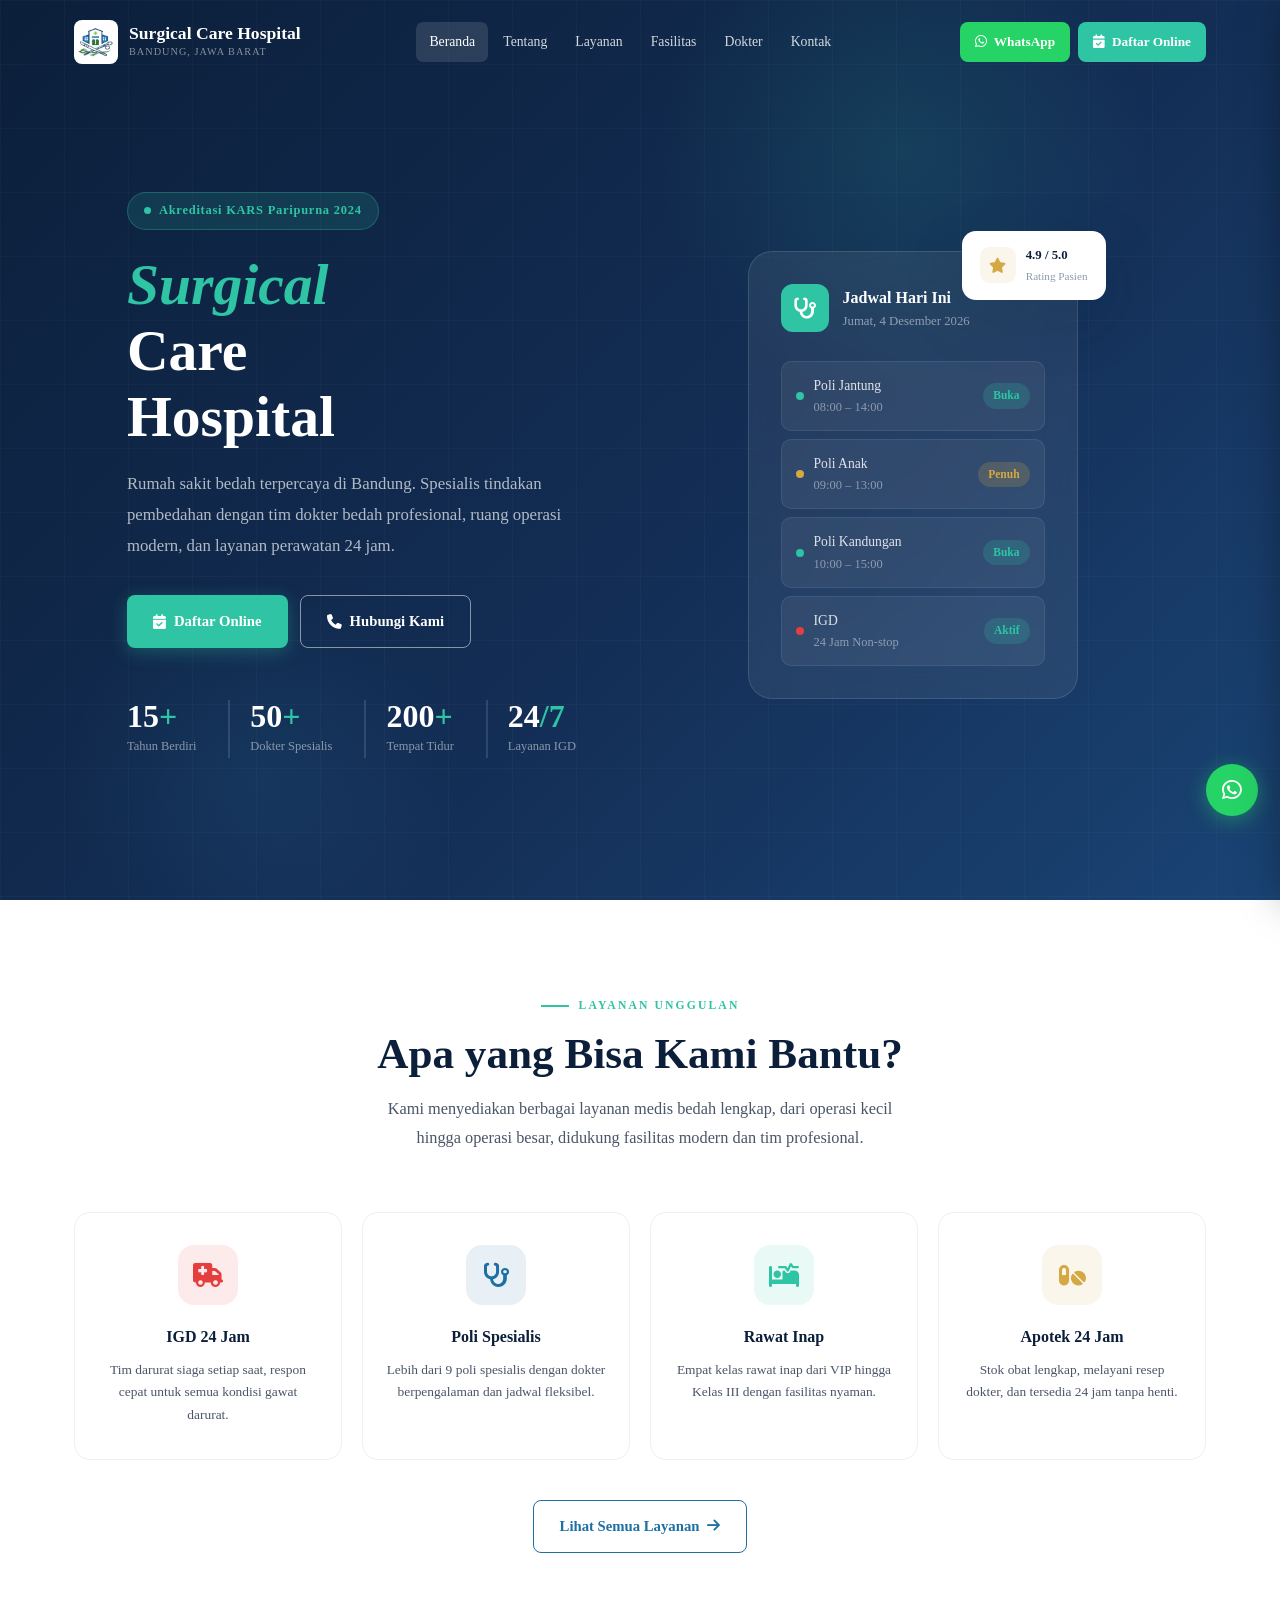
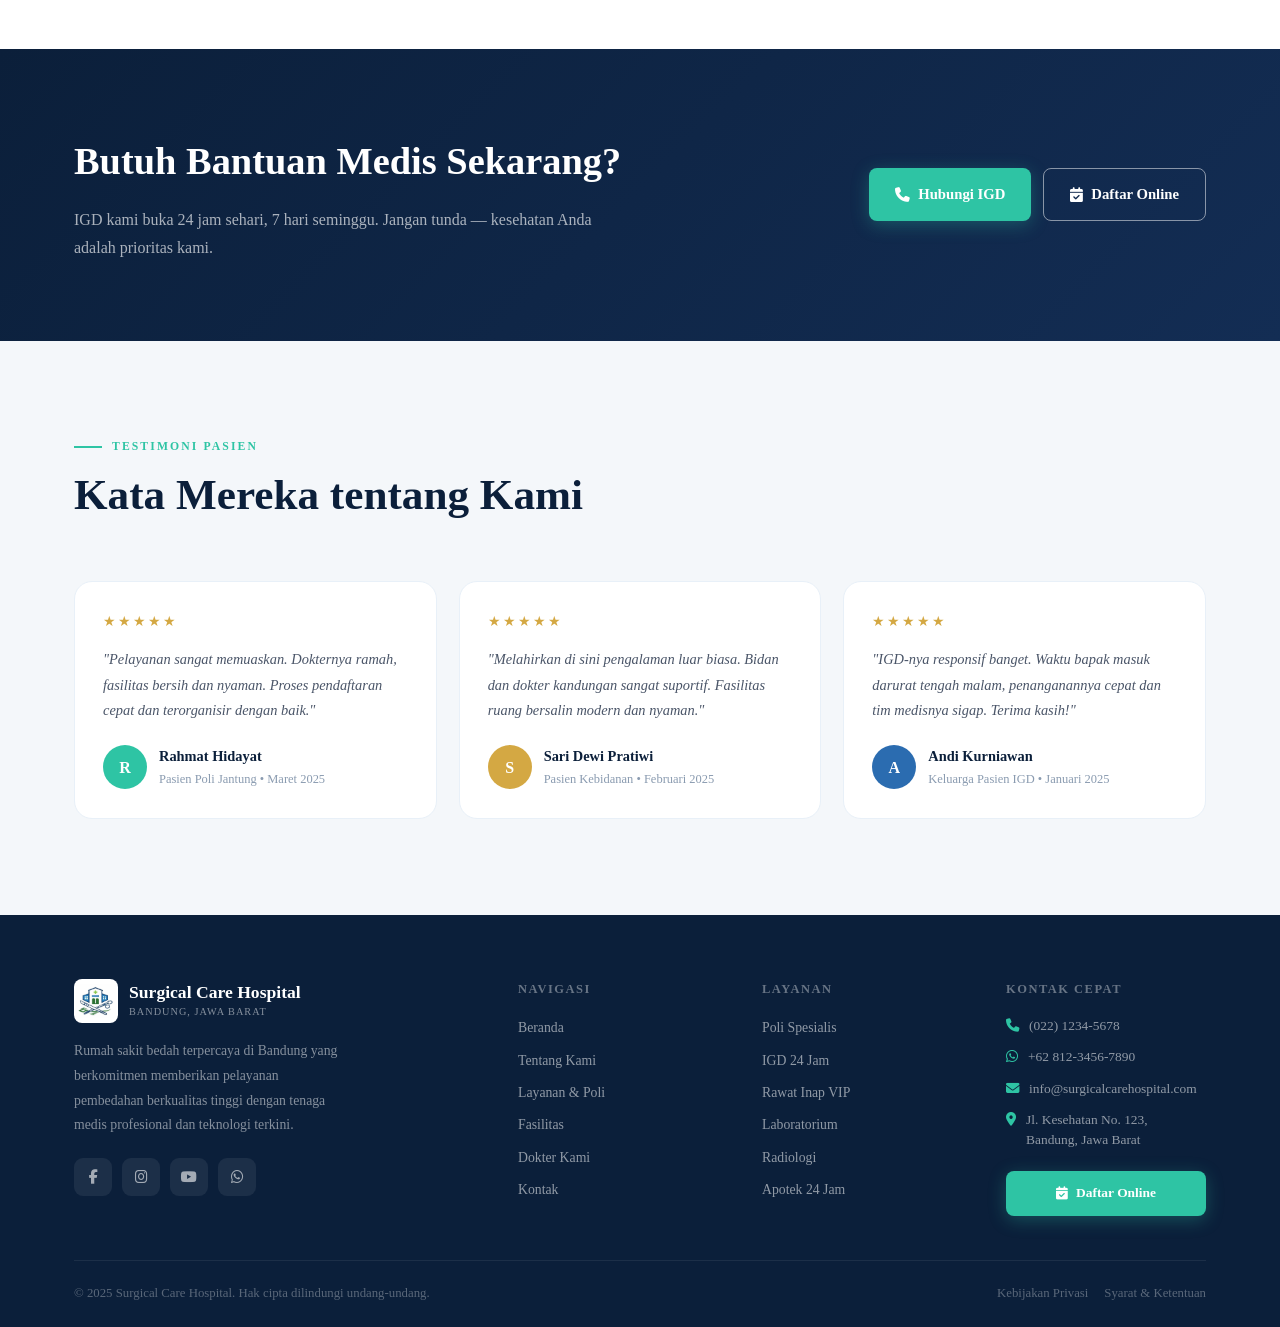
<file: index.html>
<!DOCTYPE html>
<html lang="id">

<head>
  <meta charset="UTF-8" />
  <meta name="viewport" content="width=device-width, initial-scale=1.0" />
  <title>Surgical Care Hospital — Melayani dengan Hati</title>
  <meta name="description"
    content="Surgical Care Hospital — Rumah sakit bedah terpercaya di Bandung, spesialis tindakan pembedahan dengan dokter bedah profesional, ruang operasi modern, dan layanan IGD 24 jam." />
  <link rel="preconnect" href="https://fonts.googleapis.com" />
  <link rel="preconnect" href="https://fonts.gstatic.com" crossorigin />
  <link
    href="https://fonts.googleapis.com/css2?family=Playfair+Display:ital,wght@0,600;0,700;1,600&family=DM+Sans:wght@300;400;500;600&display=swap"
    rel="stylesheet" />
  <link rel="stylesheet" href="https://cdnjs.cloudflare.com/ajax/libs/font-awesome/6.5.0/css/all.min.css" />
  <link rel="stylesheet" href="css/style.css" />
</head>

<body>

  <!-- ============ NAVBAR ============ -->
  <nav id="navbar">
    <div class="container">
      <div class="nav-inner">
        <a href="index.html" class="nav-logo">
          <img
            src="[data-uri]"
            class="nav-logo-img" alt="Logo Surgical Care Hospital" />
          <div>
            <div class="nav-logo-name">Surgical Care Hospital</div>
            <div class="nav-logo-tag">Bandung, Jawa Barat</div>
          </div>
        </a>
        <ul class="nav-menu">
          <li><a href="index.html" data-page="index.html">Beranda</a></li>
          <li><a href="pages/tentang.html" data-page="tentang.html">Tentang</a></li>
          <li class="has-drop">
            <a href="pages/layanan.html" data-page="layanan.html">Layanan</a>
            <ul class="dropdown">
              <li><a href="pages/layanan.html#poli">Poli Spesialis</a></li>
              <li><a href="pages/layanan.html#igd">IGD 24 Jam</a></li>
              <li><a href="pages/layanan.html#rawat">Rawat Inap</a></li>
            </ul>
          </li>
          <li><a href="pages/fasilitas.html" data-page="fasilitas.html">Fasilitas</a></li>
          <li><a href="pages/dokter.html" data-page="dokter.html">Dokter</a></li>
          <li><a href="pages/kontak.html" data-page="kontak.html">Kontak</a></li>
        </ul>
        <div class="nav-btns">
          <a href="https://wa.me/6281234567890" class="nav-wa" target="_blank">
            <i class="fa-brands fa-whatsapp"></i> WhatsApp
          </a>
          <a href="#" class="nav-reg" onclick="openModal(); return false;">
            <i class="fa-solid fa-calendar-check"></i> Daftar Online
          </a>
        </div>
        <div class="garis3" id="garis3" onclick="toggleMobile()">
          <span></span><span></span><span></span>
        </div>
      </div>
    </div>
  </nav>

  <!-- Mobile Menu -->
  <div class="mob-menu" id="mobMenu">
    <a href="index.html" onclick="closeMobile()">Beranda</a>
    <a href="pages/tentang.html" onclick="closeMobile()">Tentang Kami</a>
    <a href="pages/layanan.html" onclick="closeMobile()">Layanan & Poli</a>
    <a href="pages/fasilitas.html" onclick="closeMobile()">Fasilitas</a>
    <a href="pages/dokter.html" onclick="closeMobile()">Dokter</a>
    <a href="pages/kontak.html" onclick="closeMobile()">Kontak</a>
    <div class="mob-btns">
      <a href="https://wa.me/6281234567890" class="btn btn-mint" target="_blank">
        <i class="fa-brands fa-whatsapp"></i> WhatsApp
      </a>
      <a href="#" class="btn btn-primary" onclick="closeMobile(); openModal(); return false;">
        <i class="fa-solid fa-calendar-check"></i> Daftar Online
      </a>
    </div>
  </div>
  <div class="mob-menu-backdrop" id="mobBackdrop" onclick="closeMobile()"></div>

  <!-- ============ HERO ============ -->
  <section id="hero">
    <div class="hero-glow1"></div>
    <div class="hero-glow2"></div>
    <div class="hero-gridlines"></div>
    <div class="container">
      <div class="hero-inner">
        <!-- Kiri -->
        <div>
          <div class="hero-badge reveal">
            <div class="hero-dot"></div> Akreditasi KARS Paripurna 2024
          </div>
          <h1 class="hero-title reveal d1">
            <em>Surgical</em><br>Care<br>Hospital
          </h1>
          <p class="hero-tagline reveal d2">
            Rumah sakit bedah terpercaya di Bandung. Spesialis tindakan pembedahan dengan tim dokter bedah profesional,
            ruang operasi modern, dan layanan perawatan 24 jam.
          </p>
          <div class="hero-actions reveal d3">
            <a href="#" class="btn btn-mint" onclick="openModal(); return false;">
              <i class="fa-solid fa-calendar-check"></i> Daftar Online
            </a>
            <a href="pages/kontak.html" class="btn btn-secondary">
              <i class="fa-solid fa-phone"></i> Hubungi Kami
            </a>
          </div>
          <div class="hero-stats reveal d4">
            <div class="hero-stat">
              <div class="hero-num">15<span>+</span></div>
              <div class="hero-stat-lbl">Tahun Berdiri</div>
            </div>
            <div class="hero-stat">
              <div class="hero-num">50<span>+</span></div>
              <div class="hero-stat-lbl">Dokter Spesialis</div>
            </div>
            <div class="hero-stat">
              <div class="hero-num">200<span>+</span></div>
              <div class="hero-stat-lbl">Tempat Tidur</div>
            </div>
            <div class="hero-stat">
              <div class="hero-num">24<span>/7</span></div>
              <div class="hero-stat-lbl">Layanan IGD</div>
            </div>
          </div>
        </div>
        <!-- Kanan – kartu jadwal -->
        <div class="hero-visual">
          <div style="position:relative">
            <div class="hero-float2">
              <div class="hf2-icon"><i class="fa-solid fa-star"></i></div>
              <div>
                <div class="hf2-val">4.9 / 5.0</div>
                <div class="hf2-sub">Rating Pasien</div>
              </div>
            </div>
            <div class="hero-main-card">
              <div class="card-header">
                <div class="card-icon"><i class="fa-solid fa-stethoscope"></i></div>
                <div>
                  <div class="card-title">Jadwal Hari Ini</div>
                  <div class="card-sub" id="heroDate">Loading...</div>
                </div>
              </div>
              <div class="sch-item">
                <div class="sch-left">
                  <div class="sch-dot" style="background:#2EC4A4"></div>
                  <div>
                    <div class="sch-name">Poli Jantung</div>
                    <div class="sch-time">08:00 – 14:00</div>
                  </div>
                </div>
                <span class="sch-badge b-open">Buka</span>
              </div>
              <div class="sch-item">
                <div class="sch-left">
                  <div class="sch-dot" style="background:#D4A843"></div>
                  <div>
                    <div class="sch-name">Poli Anak</div>
                    <div class="sch-time">09:00 – 13:00</div>
                  </div>
                </div>
                <span class="sch-badge b-busy">Penuh</span>
              </div>
              <div class="sch-item">
                <div class="sch-left">
                  <div class="sch-dot" style="background:#2EC4A4"></div>
                  <div>
                    <div class="sch-name">Poli Kandungan</div>
                    <div class="sch-time">10:00 – 15:00</div>
                  </div>
                </div>
                <span class="sch-badge b-open">Buka</span>
              </div>
              <div class="sch-item" style="margin-bottom:0">
                <div class="sch-left">
                  <div class="sch-dot" style="background:#e53e3e"></div>
                  <div>
                    <div class="sch-name">IGD</div>
                    <div class="sch-time">24 Jam Non-stop</div>
                  </div>
                </div>
                <span class="sch-badge b-open">Aktif</span>
              </div>
            </div>
          </div>
        </div>
      </div>
    </div>
  </section>

  <!-- ============ LAYANAN SINGKAT ============ -->
  <section id="layanan-singkat">
    <div class="container">
      <div class="sec-hdr reveal" style="text-align:center">
        <div class="sec-label" style="justify-content:center">Layanan Unggulan</div>
        <h2 class="sec-title" style="margin:0 auto 14px">Apa yang Bisa Kami Bantu?</h2>
        <p class="sec-sub" style="margin:0 auto">Kami menyediakan berbagai layanan medis bedah lengkap, dari operasi
          kecil hingga operasi besar, didukung fasilitas modern dan tim profesional.</p>
      </div>
      <div class="ls-grid">
        <div class="ls-card reveal">
          <div class="ls-icon" style="background:rgba(229,62,62,0.1); color:#e53e3e"><i
              class="fa-solid fa-truck-medical"></i></div>
          <div class="ls-name">IGD 24 Jam</div>
          <div class="ls-desc">Tim darurat siaga setiap saat, respon cepat untuk semua kondisi gawat darurat.</div>
        </div>
        <div class="ls-card reveal d1">
          <div class="ls-icon ic-blue"><i class="fa-solid fa-stethoscope"></i></div>
          <div class="ls-name">Poli Spesialis</div>
          <div class="ls-desc">Lebih dari 9 poli spesialis dengan dokter berpengalaman dan jadwal fleksibel.</div>
        </div>
        <div class="ls-card reveal d2">
          <div class="ls-icon ic-mint"><i class="fa-solid fa-bed-pulse"></i></div>
          <div class="ls-name">Rawat Inap</div>
          <div class="ls-desc">Empat kelas rawat inap dari VIP hingga Kelas III dengan fasilitas nyaman.</div>
        </div>
        <div class="ls-card reveal d3">
          <div class="ls-icon ic-gold"><i class="fa-solid fa-pills"></i></div>
          <div class="ls-name">Apotek 24 Jam</div>
          <div class="ls-desc">Stok obat lengkap, melayani resep dokter, dan tersedia 24 jam tanpa henti.</div>
        </div>
      </div>
      <div style="text-align:center; margin-top:40px" class="reveal d2">
        <a href="pages/layanan.html" class="btn btn-outline">Lihat Semua Layanan <i
            class="fa-solid fa-arrow-right"></i></a>
      </div>
    </div>
  </section>

  <!-- ============ CTA BANNER ============ -->
  <section id="cta">
    <div class="container">
      <div class="cta-inner reveal">
        <div class="cta-text">
          <h2>Butuh Bantuan Medis Sekarang?</h2>
          <p>IGD kami buka 24 jam sehari, 7 hari seminggu. Jangan tunda — kesehatan Anda adalah prioritas kami.</p>
        </div>
        <div class="cta-btns">
          <a href="tel:02212349999" class="btn btn-mint"><i class="fa-solid fa-phone"></i> Hubungi IGD</a>
          <a href="#" class="btn btn-secondary" onclick="openModal(); return false;"><i
              class="fa-solid fa-calendar-check"></i> Daftar Online</a>
        </div>
      </div>
    </div>
  </section>

  <!-- ============ TESTIMONI ============ -->
  <section id="testimoni">
    <div class="container">
      <div class="sec-hdr reveal">
        <div class="sec-label">Testimoni Pasien</div>
        <h2 class="sec-title">Kata Mereka tentang Kami</h2>
      </div>
      <div class="testi-grid">
        <div class="testi-card reveal">
          <div class="testi-stars">★★★★★</div>
          <p class="testi-text">"Pelayanan sangat memuaskan. Dokternya ramah, fasilitas bersih dan nyaman. Proses
            pendaftaran cepat dan terorganisir dengan baik."</p>
          <div class="testi-author">
            <div class="testi-avatar" style="background:#2EC4A4">R</div>
            <div>
              <div class="testi-name">Rahmat Hidayat</div>
              <div class="testi-det">Pasien Poli Jantung • Maret 2025</div>
            </div>
          </div>
        </div>
        <div class="testi-card reveal d1">
          <div class="testi-stars">★★★★★</div>
          <p class="testi-text">"Melahirkan di sini pengalaman luar biasa. Bidan dan dokter kandungan sangat suportif.
            Fasilitas ruang bersalin modern dan nyaman."</p>
          <div class="testi-author">
            <div class="testi-avatar" style="background:#D4A843">S</div>
            <div>
              <div class="testi-name">Sari Dewi Pratiwi</div>
              <div class="testi-det">Pasien Kebidanan • Februari 2025</div>
            </div>
          </div>
        </div>
        <div class="testi-card reveal d2">
          <div class="testi-stars">★★★★★</div>
          <p class="testi-text">"IGD-nya responsif banget. Waktu bapak masuk darurat tengah malam, penanganannya cepat
            dan tim medisnya sigap. Terima kasih!"</p>
          <div class="testi-author">
            <div class="testi-avatar" style="background:#2B6CB0">A</div>
            <div>
              <div class="testi-name">Andi Kurniawan</div>
              <div class="testi-det">Keluarga Pasien IGD • Januari 2025</div>
            </div>
          </div>
        </div>
      </div>
    </div>
  </section>

  <!-- ============ MODAL DAFTAR ONLINE ============ -->
  <div class="modal-overlay" id="modalOverlay">
    <div class="modal">
      <div class="modal-close" onclick="closeModal()"><i class="fa-solid fa-xmark"></i></div>
      <div class="modal-title">Daftar Online</div>
      <div class="modal-sub">Isi formulir berikut. Konfirmasi nomor antrian akan dikirim via WhatsApp.</div>
      <div id="modalSuccess" class="form-success" style="display:none">
        <i class="fa-solid fa-circle-check"></i>
        <h4>Pendaftaran Berhasil!</h4>
        <p>Nomor antrian Anda akan segera dikirim ke WhatsApp. Hadir 15 menit sebelum jadwal ya.</p>
        <button class="btn btn-outline" onclick="closeModal()" style="margin-top:16px">Tutup</button>
      </div>
      <form id="modalForm" novalidate>
        <div class="form-row">
          <div class="form-group">
            <label for="mNama">Nama Lengkap *</label>
            <input type="text" id="mNama" placeholder="Sesuai KTP">
            <div class="form-err" id="eMNama">Nama wajib diisi</div>
          </div>
          <div class="form-group">
            <label for="mNik">NIK *</label>
            <input type="text" id="mNik" placeholder="16 digit NIK" maxlength="16">
            <div class="form-err" id="eMNik">NIK harus 16 digit angka</div>
          </div>
        </div>
        <div class="form-row">
          <div class="form-group">
            <label for="mTtl">Tanggal Lahir *</label>
            <input type="date" id="mTtl">
            <div class="form-err" id="eMTtl">Tanggal lahir wajib diisi</div>
          </div>
          <div class="form-group">
            <label for="mTelp">No. WhatsApp *</label>
            <input type="tel" id="mTelp" placeholder="08xx-xxxx-xxxx">
            <div class="form-err" id="eMTelp">Nomor WhatsApp wajib diisi</div>
          </div>
        </div>
        <div class="form-row">
          <div class="form-group">
            <label for="mPoli">Pilih Poli *</label>
            <select id="mPoli">
              <option value="">— Pilih Poli —</option>
              <option>Poli Umum</option>
              <option>Poli Jantung</option>
              <option>Poli Anak</option>
              <option>Poli Kandungan</option>
              <option>Poli Penyakit Dalam</option>
              <option>Poli Bedah</option>
              <option>Poli Mata</option>
              <option>Poli Saraf</option>
              <option>Poli Ortopedi</option>
            </select>
            <div class="form-err" id="eMPoli">Poli wajib dipilih</div>
          </div>
          <div class="form-group">
            <label for="mJadwal">Tanggal Kunjungan *</label>
            <input type="date" id="mJadwal">
            <div class="form-err" id="eMJadwal">Tanggal kunjungan wajib diisi</div>
          </div>
        </div>
        <div class="form-group">
          <label for="mKeluhan">Keluhan Utama</label>
          <textarea id="mKeluhan" placeholder="Deskripsikan keluhan Anda (opsional)..."
            style="min-height:80px"></textarea>
        </div>
        <button type="submit" class="btn btn-mint" style="width:100%;justify-content:center" id="btnDaftar">
          <i class="fa-solid fa-calendar-check"></i> Kirim Pendaftaran
        </button>
      </form>
    </div>
  </div>

  <!-- ============ FOOTER ============ -->
  <footer>
    <div class="container">
      <div class="footer-grid">
        <div>
          <a href="index.html" class="nav-logo" style="margin-bottom:16px; display:flex;">
            <img
              src="[data-uri]"
              class="nav-logo-img" alt="Logo Surgical Care Hospital" />
            <div>
              <div class="nav-logo-name">Surgical Care Hospital</div>
              <div class="nav-logo-tag">Bandung, Jawa Barat</div>
            </div>
          </a>
          <p class="footer-desc">Rumah sakit bedah terpercaya di Bandung yang berkomitmen memberikan pelayanan
            pembedahan berkualitas tinggi dengan tenaga medis profesional dan teknologi terkini.</p>
          <div class="footer-social">
            <a href="#" class="soc-btn"><i class="fa-brands fa-facebook-f"></i></a>
            <a href="#" class="soc-btn"><i class="fa-brands fa-instagram"></i></a>
            <a href="#" class="soc-btn"><i class="fa-brands fa-youtube"></i></a>
            <a href="https://wa.me/6281234567890" class="soc-btn" target="_blank"><i
                class="fa-brands fa-whatsapp"></i></a>
          </div>
        </div>
        <div>
          <div class="footer-title">Navigasi</div>
          <div class="footer-links">
            <a href="index.html">Beranda</a>
            <a href="pages/tentang.html">Tentang Kami</a>
            <a href="pages/layanan.html">Layanan & Poli</a>
            <a href="pages/fasilitas.html">Fasilitas</a>
            <a href="pages/dokter.html">Dokter Kami</a>
            <a href="pages/kontak.html">Kontak</a>
          </div>
        </div>
        <div>
          <div class="footer-title">Layanan</div>
          <div class="footer-links">
            <a href="pages/layanan.html">Poli Spesialis</a>
            <a href="pages/layanan.html#igd">IGD 24 Jam</a>
            <a href="pages/layanan.html#rawat">Rawat Inap VIP</a>
            <a href="pages/fasilitas.html">Laboratorium</a>
            <a href="pages/fasilitas.html">Radiologi</a>
            <a href="pages/fasilitas.html">Apotek 24 Jam</a>
          </div>
        </div>
        <div>
          <div class="footer-title">Kontak Cepat</div>
          <div class="fc-item"><i class="fa-solid fa-phone"></i><span>(022) 1234-5678</span></div>
          <div class="fc-item"><i class="fa-brands fa-whatsapp"></i><span>+62 812-3456-7890</span></div>
          <div class="fc-item"><i class="fa-solid fa-envelope"></i><span>info@surgicalcarehospital.com</span></div>
          <div class="fc-item"><i class="fa-solid fa-location-dot"></i><span>Jl. Kesehatan No. 123,<br>Bandung, Jawa
              Barat</span></div>
          <a href="#" onclick="openModal(); return false;" class="btn btn-mint"
            style="width:100%;justify-content:center;margin-top:10px;font-size:0.84rem;padding:11px">
            <i class="fa-solid fa-calendar-check"></i> Daftar Online
          </a>
        </div>
      </div>
      <div class="footer-bottom">
        <div class="footer-copy">© 2025 Surgical Care Hospital. Hak cipta dilindungi undang-undang.</div>
        <div class="footer-bl">
          <a href="#">Kebijakan Privasi</a>
          <a href="#">Syarat & Ketentuan</a>
        </div>
      </div>
    </div>
  </footer>

  <!-- Floating Buttons -->
  <a href="https://wa.me/6281234567890" class="float-wa" target="_blank" aria-label="Chat WhatsApp">
    <i class="fa-brands fa-whatsapp"></i>
  </a>
  <button class="back-top" id="backTop" aria-label="Kembali ke atas">
    <i class="fa-solid fa-chevron-up"></i>
  </button>

  <!-- Scripts -->
  <script src="js/main.js"></script>
  <script>
    // tampilkan tanggal hari ini di kartu hero
    var hariList = ['Minggu', 'Senin', 'Selasa', 'Rabu', 'Kamis', 'Jumat', 'Sabtu'];
    var bulanList = ['Januari', 'Februari', 'Maret', 'April', 'Mei', 'Juni', 'Juli', 'Agustus', 'September', 'Oktober', 'November', 'Desember'];
    var now = new Date();
    var tglStr = hariList[now.getDay()] + ', ' + now.getDate() + ' ' + bulanList[now.getMonth()] + ' ' + now.getFullYear();
    var elDate = document.getElementById('heroDate');
    if (elDate) elDate.textContent = tglStr;
  </script>
</body>

</html>
</file>
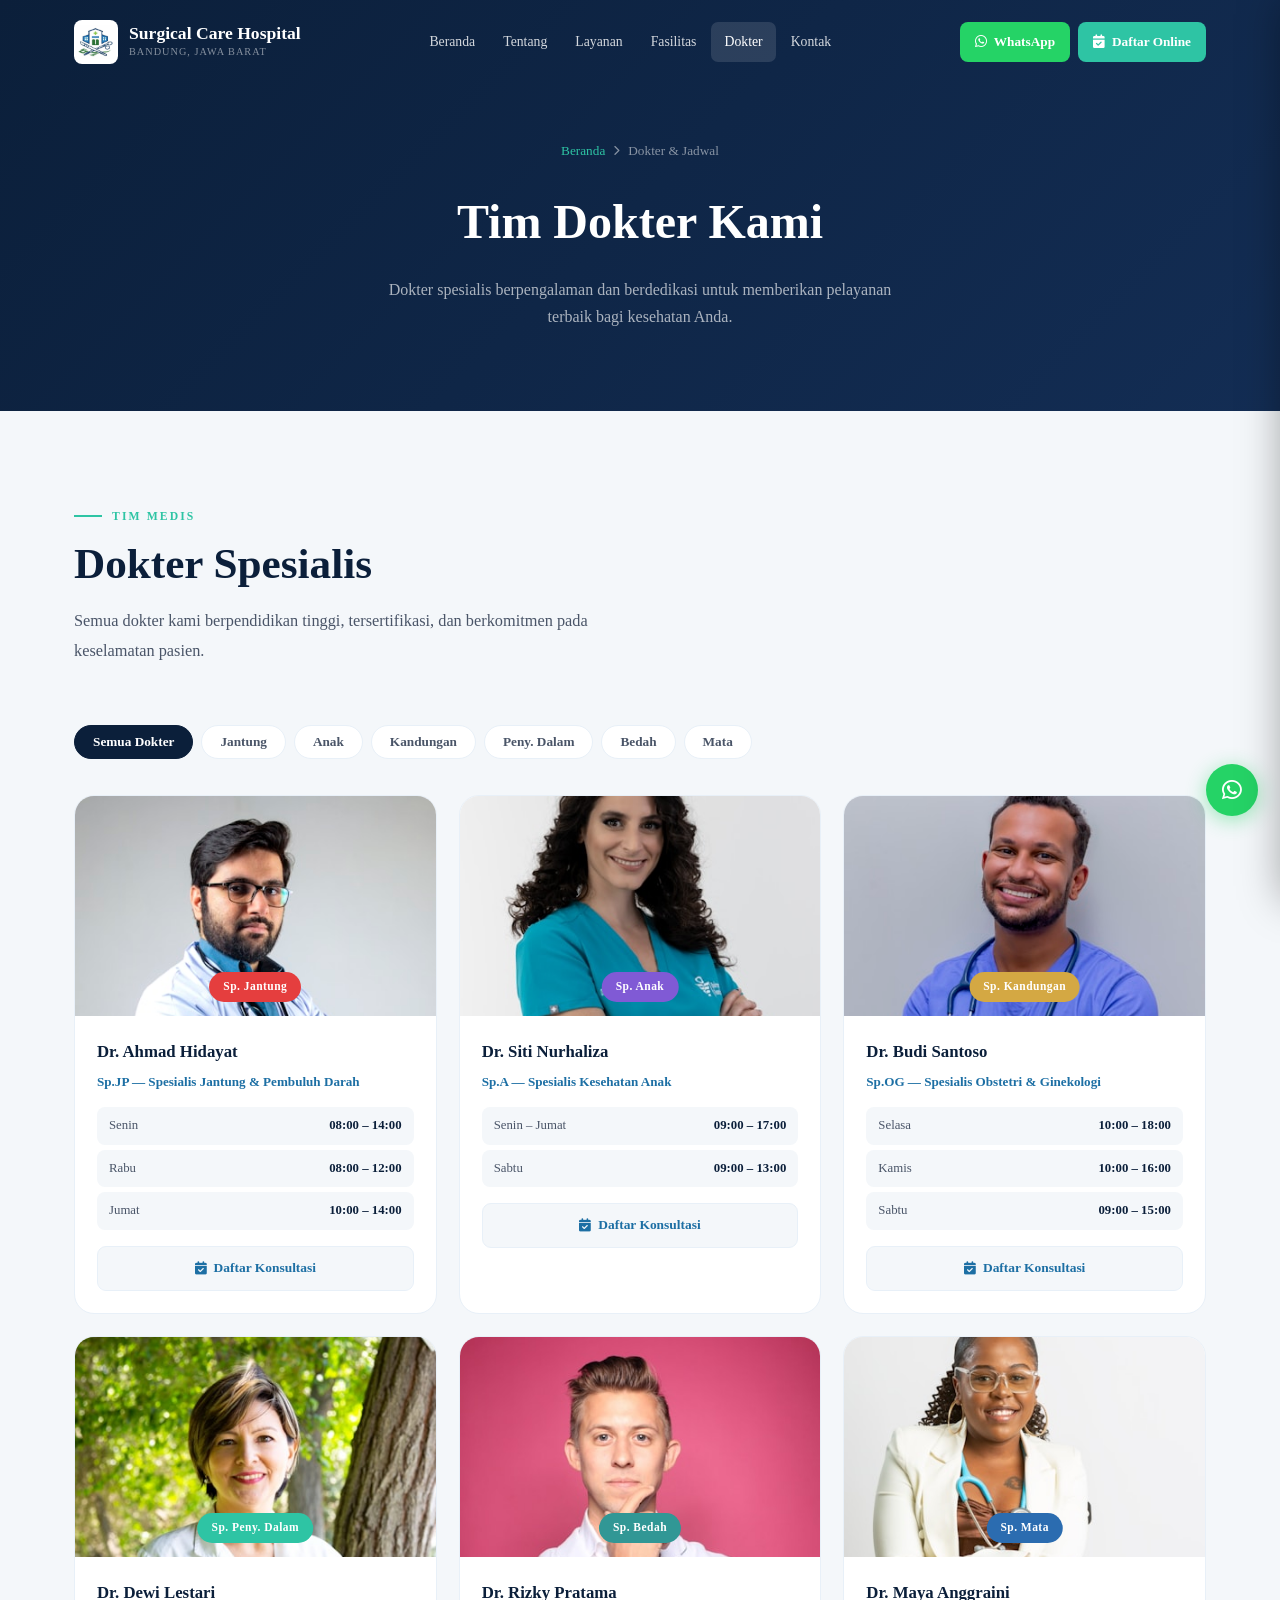
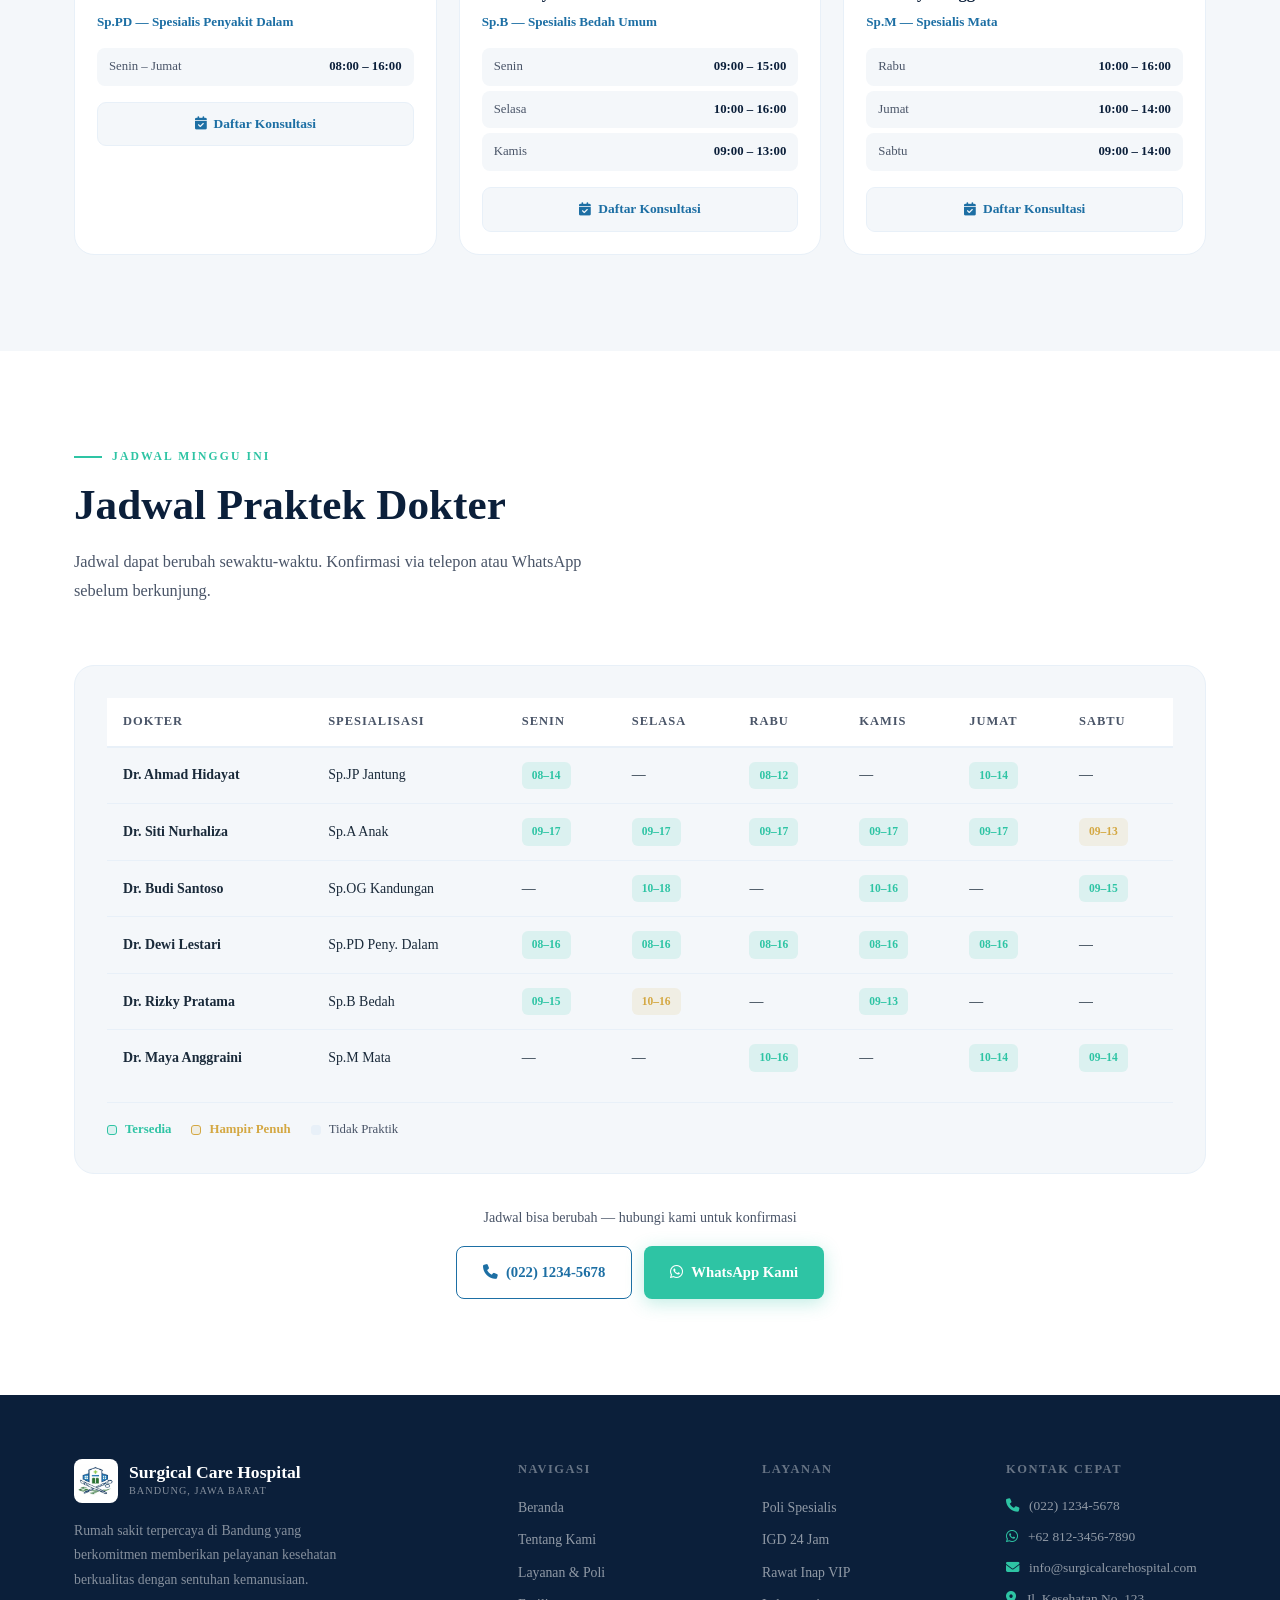
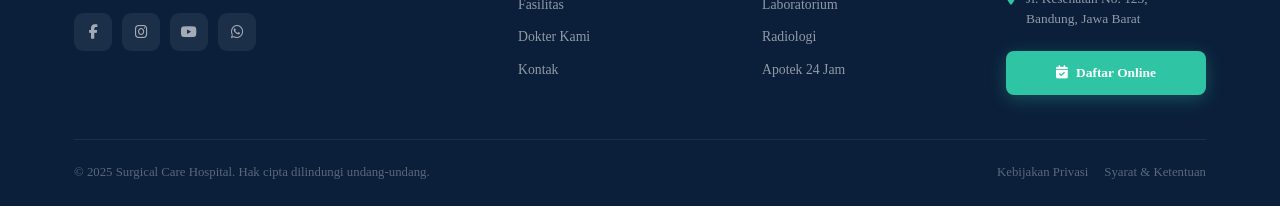
<file: pages/dokter.html>
<!DOCTYPE html>
<html lang="id">

<head>
  <meta charset="UTF-8" />
  <meta name="viewport" content="width=device-width, initial-scale=1.0" />
  <title>Dokter & Jadwal — Surgical Care Hospital</title>
  <meta name="description" content="Profil dokter spesialis dan jadwal praktik Surgical Care Hospital Bandung." />
  <link rel="preconnect" href="https://fonts.googleapis.com" />
  <link rel="preconnect" href="https://fonts.gstatic.com" crossorigin />
  <link
    href="https://fonts.googleapis.com/css2?family=Playfair+Display:ital,wght@0,600;0,700;1,600&family=DM+Sans:wght@300;400;500;600&display=swap"
    rel="stylesheet" />
  <link rel="stylesheet" href="https://cdnjs.cloudflare.com/ajax/libs/font-awesome/6.5.0/css/all.min.css" />
  <link rel="stylesheet" href="../css/style.css" />
  <style>

  </style>
</head>

<body>

  <!-- ============ NAVBAR ============ -->
  <nav id="navbar">
    <div class="container">
      <div class="nav-inner">
        <a href="../index.html" class="nav-logo">
          <img src="../img/logo.jpeg" class="nav-logo-img" alt="Logo Surgical Care Hospital" />
          <div>
            <div class="nav-logo-name">Surgical Care Hospital</div>
            <div class="nav-logo-tag">Bandung, Jawa Barat</div>
          </div>
        </a>
        <ul class="nav-menu">
          <li><a href="../index.html">Beranda</a></li>
          <li><a href="tentang.html">Tentang</a></li>
          <li class="has-drop">
            <a href="layanan.html">Layanan</a>
            <ul class="dropdown">
              <li><a href="layanan.html#poli">Poli Spesialis</a></li>
              <li><a href="layanan.html#igd">IGD 24 Jam</a></li>
              <li><a href="layanan.html#rawat">Rawat Inap</a></li>
            </ul>
          </li>
          <li><a href="fasilitas.html">Fasilitas</a></li>
          <li><a href="dokter.html" class="active">Dokter</a></li>
          <li><a href="kontak.html">Kontak</a></li>
        </ul>
        <div class="nav-btns">
          <a href="https://wa.me/6281234567890" class="nav-wa" target="_blank">
            <i class="fa-brands fa-whatsapp"></i> WhatsApp
          </a>
          <a href="#" class="nav-reg" onclick="openModal(); return false;">
            <i class="fa-solid fa-calendar-check"></i> Daftar Online
          </a>
        </div>
        <div class="garis3" id="garis3" onclick="toggleMobile()">
          <span></span><span></span><span></span>
        </div>
      </div>
    </div>
  </nav>

  <!-- Mobile Menu -->
  <div class="mob-menu" id="mobMenu">
    <a href="../index.html" onclick="closeMobile()">Beranda</a>
    <a href="tentang.html" onclick="closeMobile()">Tentang Kami</a>
    <a href="layanan.html" onclick="closeMobile()">Layanan & Poli</a>
    <a href="fasilitas.html" onclick="closeMobile()">Fasilitas</a>
    <a href="dokter.html" class="active" onclick="closeMobile()">Dokter</a>
    <a href="kontak.html" onclick="closeMobile()">Kontak</a>
    <div class="mob-btns">
      <a href="https://wa.me/6281234567890" class="btn btn-mint" target="_blank">
        <i class="fa-brands fa-whatsapp"></i> WhatsApp
      </a>
      <a href="#" class="btn btn-primary" onclick="closeMobile(); openModal(); return false;">
        <i class="fa-solid fa-calendar-check"></i> Daftar Online
      </a>
    </div>
  </div>
  <div class="mob-menu-backdrop" id="mobBackdrop" onclick="closeMobile()"></div>


  <section class="page-hero">
    <div class="container">
      <div class="page-breadcrumb">
        <a href="../index.html">Beranda</a>
        <i class="fa-solid fa-chevron-right"></i>
        <span>Dokter & Jadwal</span>
      </div>
      <h1 class="reveal">Tim Dokter Kami</h1>
      <p class="reveal d1">Dokter spesialis berpengalaman dan berdedikasi untuk memberikan pelayanan terbaik bagi
        kesehatan Anda.</p>
    </div>
  </section>

  <!-- Daftar Dokter -->
  <section id="dokter">
    <div class="container">
      <div class="sec-hdr reveal">
        <div class="sec-label">Tim Medis</div>
        <h2 class="sec-title">Dokter Spesialis</h2>
        <p class="sec-sub">Semua dokter kami berpendidikan tinggi, tersertifikasi, dan berkomitmen pada keselamatan
          pasien.</p>
      </div>
      <div class="filter-row reveal d1">
        <button class="filter-btn active" onclick="filterDokter('semua', this)">Semua Dokter</button>
        <button class="filter-btn" onclick="filterDokter('jantung', this)">Jantung</button>
        <button class="filter-btn" onclick="filterDokter('anak', this)">Anak</button>
        <button class="filter-btn" onclick="filterDokter('kandungan', this)">Kandungan</button>
        <button class="filter-btn" onclick="filterDokter('dalam', this)">Peny. Dalam</button>
        <button class="filter-btn" onclick="filterDokter('bedah', this)">Bedah</button>
        <button class="filter-btn" onclick="filterDokter('mata', this)">Mata</button>
      </div>
      <div class="dokter-grid" id="dokterGrid">

        <div class="dokter-card reveal" data-sp="jantung">
          <div class="d-img" style="padding:0;overflow:hidden;">
            <img src="../img/dokter-1.jpg" alt="Dr. Ahmad Hidayat"
              style="width:100%;height:100%;object-fit:cover;display:block;">
            <div class="d-badge" style="background:#e53e3e">Sp. Jantung</div>
          </div>
          <div class="d-body">
            <div class="d-name">Dr. Ahmad Hidayat</div>
            <div class="d-sp">Sp.JP — Spesialis Jantung & Pembuluh Darah</div>
            <div class="jadwal-row"><span class="j-hari">Senin</span><span class="j-jam">08:00 – 14:00</span></div>
            <div class="jadwal-row"><span class="j-hari">Rabu</span><span class="j-jam">08:00 – 12:00</span></div>
            <div class="jadwal-row"><span class="j-hari">Jumat</span><span class="j-jam">10:00 – 14:00</span></div>
            <a href="#" class="d-daftar" onclick="openModal(); return false;"><i class="fa-solid fa-calendar-check"></i>
              Daftar Konsultasi</a>
          </div>
        </div>

        <div class="dokter-card reveal d1" data-sp="anak">
          <div class="d-img" style="padding:0;overflow:hidden;">
            <img src="../img/dokter-2.jpg" alt="Dr. Siti Nurhaliza"
              style="width:100%;height:100%;object-fit:cover;display:block;">
            <div class="d-badge" style="background:#805AD5">Sp. Anak</div>
          </div>
          <div class="d-body">
            <div class="d-name">Dr. Siti Nurhaliza</div>
            <div class="d-sp">Sp.A — Spesialis Kesehatan Anak</div>
            <div class="jadwal-row"><span class="j-hari">Senin – Jumat</span><span class="j-jam">09:00 – 17:00</span>
            </div>
            <div class="jadwal-row"><span class="j-hari">Sabtu</span><span class="j-jam">09:00 – 13:00</span></div>
            <a href="#" class="d-daftar" onclick="openModal(); return false;"><i class="fa-solid fa-calendar-check"></i>
              Daftar Konsultasi</a>
          </div>
        </div>

        <div class="dokter-card reveal d2" data-sp="kandungan">
          <div class="d-img" style="padding:0;overflow:hidden;">
            <img src="../img/dokter-3.jpg" alt="Dr. Budi Santoso"
              style="width:100%;height:100%;object-fit:cover;display:block;">
            <div class="d-badge" style="background:#D4A843">Sp. Kandungan</div>
          </div>
          <div class="d-body">
            <div class="d-name">Dr. Budi Santoso</div>
            <div class="d-sp">Sp.OG — Spesialis Obstetri & Ginekologi</div>
            <div class="jadwal-row"><span class="j-hari">Selasa</span><span class="j-jam">10:00 – 18:00</span></div>
            <div class="jadwal-row"><span class="j-hari">Kamis</span><span class="j-jam">10:00 – 16:00</span></div>
            <div class="jadwal-row"><span class="j-hari">Sabtu</span><span class="j-jam">09:00 – 15:00</span></div>
            <a href="#" class="d-daftar" onclick="openModal(); return false;"><i class="fa-solid fa-calendar-check"></i>
              Daftar Konsultasi</a>
          </div>
        </div>

        <div class="dokter-card reveal d1" data-sp="dalam">
          <div class="d-img" style="padding:0;overflow:hidden;">
            <img src="../img/dokter-4.jpg" alt="Dr. Dewi Lestari"
              style="width:100%;height:100%;object-fit:cover;display:block;">
            <div class="d-badge" style="background:#2EC4A4">Sp. Peny. Dalam</div>
          </div>
          <div class="d-body">
            <div class="d-name">Dr. Dewi Lestari</div>
            <div class="d-sp">Sp.PD — Spesialis Penyakit Dalam</div>
            <div class="jadwal-row"><span class="j-hari">Senin – Jumat</span><span class="j-jam">08:00 – 16:00</span>
            </div>
            <a href="#" class="d-daftar" onclick="openModal(); return false;"><i class="fa-solid fa-calendar-check"></i>
              Daftar Konsultasi</a>
          </div>
        </div>

        <div class="dokter-card reveal d2" data-sp="bedah">
          <div class="d-img" style="padding:0;overflow:hidden;">
            <img src="../img/dokter-5.jpg" alt="Dr. Rizky Pratama"
              style="width:100%;height:100%;object-fit:cover;display:block;">
            <div class="d-badge" style="background:#319795">Sp. Bedah</div>
          </div>
          <div class="d-body">
            <div class="d-name">Dr. Rizky Pratama</div>
            <div class="d-sp">Sp.B — Spesialis Bedah Umum</div>
            <div class="jadwal-row"><span class="j-hari">Senin</span><span class="j-jam">09:00 – 15:00</span></div>
            <div class="jadwal-row"><span class="j-hari">Selasa</span><span class="j-jam">10:00 – 16:00</span></div>
            <div class="jadwal-row"><span class="j-hari">Kamis</span><span class="j-jam">09:00 – 13:00</span></div>
            <a href="#" class="d-daftar" onclick="openModal(); return false;"><i class="fa-solid fa-calendar-check"></i>
              Daftar Konsultasi</a>
          </div>
        </div>

        <div class="dokter-card reveal d3" data-sp="mata">
          <div class="d-img" style="padding:0;overflow:hidden;">
            <img src="../img/dokter-6.jpg" alt="Dr. Maya Anggraini"
              style="width:100%;height:100%;object-fit:cover;display:block;">
            <div class="d-badge" style="background:#2B6CB0">Sp. Mata</div>
          </div>
          <div class="d-body">
            <div class="d-name">Dr. Maya Anggraini</div>
            <div class="d-sp">Sp.M — Spesialis Mata</div>
            <div class="jadwal-row"><span class="j-hari">Rabu</span><span class="j-jam">10:00 – 16:00</span></div>
            <div class="jadwal-row"><span class="j-hari">Jumat</span><span class="j-jam">10:00 – 14:00</span></div>
            <div class="jadwal-row"><span class="j-hari">Sabtu</span><span class="j-jam">09:00 – 14:00</span></div>
            <a href="#" class="d-daftar" onclick="openModal(); return false;"><i class="fa-solid fa-calendar-check"></i>
              Daftar Konsultasi</a>
          </div>
        </div>

      </div>
    </div>
  </section>

  <!-- Jadwal Mingguan -->
  <section id="jadwal">
    <div class="container">
      <div class="sec-hdr reveal">
        <div class="sec-label">Jadwal Minggu Ini</div>
        <h2 class="sec-title">Jadwal Praktek Dokter</h2>
        <p class="sec-sub">Jadwal dapat berubah sewaktu-waktu. Konfirmasi via telepon atau WhatsApp sebelum berkunjung.
        </p>
      </div>
      <div class="jadwal-wrap reveal d1">
        <table>
          <thead>
            <tr>
              <th>Dokter</th>
              <th>Spesialisasi</th>
              <th>Senin</th>
              <th>Selasa</th>
              <th>Rabu</th>
              <th>Kamis</th>
              <th>Jumat</th>
              <th>Sabtu</th>
            </tr>
          </thead>
          <tbody>
            <tr>
              <td><strong>Dr. Ahmad Hidayat</strong></td>
              <td>Sp.JP Jantung</td>
              <td><span class="bj bj-open">08–14</span></td>
              <td>—</td>
              <td><span class="bj bj-open">08–12</span></td>
              <td>—</td>
              <td><span class="bj bj-open">10–14</span></td>
              <td>—</td>
            </tr>
            <tr>
              <td><strong>Dr. Siti Nurhaliza</strong></td>
              <td>Sp.A Anak</td>
              <td><span class="bj bj-open">09–17</span></td>
              <td><span class="bj bj-open">09–17</span></td>
              <td><span class="bj bj-open">09–17</span></td>
              <td><span class="bj bj-open">09–17</span></td>
              <td><span class="bj bj-open">09–17</span></td>
              <td><span class="bj bj-full">09–13</span></td>
            </tr>
            <tr>
              <td><strong>Dr. Budi Santoso</strong></td>
              <td>Sp.OG Kandungan</td>
              <td>—</td>
              <td><span class="bj bj-open">10–18</span></td>
              <td>—</td>
              <td><span class="bj bj-open">10–16</span></td>
              <td>—</td>
              <td><span class="bj bj-open">09–15</span></td>
            </tr>
            <tr>
              <td><strong>Dr. Dewi Lestari</strong></td>
              <td>Sp.PD Peny. Dalam</td>
              <td><span class="bj bj-open">08–16</span></td>
              <td><span class="bj bj-open">08–16</span></td>
              <td><span class="bj bj-open">08–16</span></td>
              <td><span class="bj bj-open">08–16</span></td>
              <td><span class="bj bj-open">08–16</span></td>
              <td>—</td>
            </tr>
            <tr>
              <td><strong>Dr. Rizky Pratama</strong></td>
              <td>Sp.B Bedah</td>
              <td><span class="bj bj-open">09–15</span></td>
              <td><span class="bj bj-full">10–16</span></td>
              <td>—</td>
              <td><span class="bj bj-open">09–13</span></td>
              <td>—</td>
              <td>—</td>
            </tr>
            <tr>
              <td><strong>Dr. Maya Anggraini</strong></td>
              <td>Sp.M Mata</td>
              <td>—</td>
              <td>—</td>
              <td><span class="bj bj-open">10–16</span></td>
              <td>—</td>
              <td><span class="bj bj-open">10–14</span></td>
              <td><span class="bj bj-open">09–14</span></td>
            </tr>
          </tbody>
        </table>
        <div class="ket-row">
          <div class="ket-item">
            <div class="ket-dot" style="background:rgba(46,196,164,0.12); border:1px solid #2EC4A4"></div>
            <span style="color:#2EC4A4; font-weight:600">Tersedia</span>
          </div>
          <div class="ket-item">
            <div class="ket-dot" style="background:rgba(212,168,67,0.12); border:1px solid #D4A843"></div>
            <span style="color:#D4A843; font-weight:600">Hampir Penuh</span>
          </div>
          <div class="ket-item">
            <div class="ket-dot" style="background:#E8F0F8; border:1px solid #E8F0F8"></div>
            <span>Tidak Praktik</span>
          </div>
        </div>
      </div>
      <div style="text-align:center; margin-top:32px" class="reveal d2">
        <p style="font-size:0.88rem; color:#4A5568; margin-bottom:16px">Jadwal bisa berubah — hubungi kami untuk
          konfirmasi</p>
        <div style="display:flex; gap:12px; justify-content:center; flex-wrap:wrap">
          <a href="tel:02212345678" class="btn btn-outline"><i class="fa-solid fa-phone"></i> (022) 1234-5678</a>
          <a href="https://wa.me/6281234567890" class="btn btn-mint" target="_blank"><i
              class="fa-brands fa-whatsapp"></i> WhatsApp Kami</a>
        </div>
      </div>
    </div>
  </section>


  <!-- ============ MODAL DAFTAR ONLINE ============ -->
  <div class="modal-overlay" id="modalOverlay">
    <div class="modal">
      <div class="modal-close" onclick="closeModal()"><i class="fa-solid fa-xmark"></i></div>
      <div class="modal-title">Daftar Online</div>
      <div class="modal-sub">Isi formulir berikut. Konfirmasi nomor antrian akan dikirim via WhatsApp.</div>
      <div id="modalSuccess" class="form-success" style="display:none">
        <i class="fa-solid fa-circle-check"></i>
        <h4>Pendaftaran Berhasil!</h4>
        <p>Nomor antrian Anda akan segera dikirim ke WhatsApp. Hadir 15 menit sebelum jadwal ya.</p>
        <button class="btn btn-outline" onclick="closeModal()" style="margin-top:16px">Tutup</button>
      </div>
      <form id="modalForm" novalidate>
        <div class="form-row">
          <div class="form-group">
            <label for="mNama">Nama Lengkap *</label>
            <input type="text" id="mNama" placeholder="Sesuai KTP">
            <div class="form-err" id="eMNama">Nama wajib diisi</div>
          </div>
          <div class="form-group">
            <label for="mNik">NIK *</label>
            <input type="text" id="mNik" placeholder="16 digit NIK" maxlength="16">
            <div class="form-err" id="eMNik">NIK harus 16 digit angka</div>
          </div>
        </div>
        <div class="form-row">
          <div class="form-group">
            <label for="mTtl">Tanggal Lahir *</label>
            <input type="date" id="mTtl">
            <div class="form-err" id="eMTtl">Tanggal lahir wajib diisi</div>
          </div>
          <div class="form-group">
            <label for="mTelp">No. WhatsApp *</label>
            <input type="tel" id="mTelp" placeholder="08xx-xxxx-xxxx">
            <div class="form-err" id="eMTelp">Nomor WhatsApp wajib diisi</div>
          </div>
        </div>
        <div class="form-row">
          <div class="form-group">
            <label for="mPoli">Pilih Poli *</label>
            <select id="mPoli">
              <option value="">— Pilih Poli —</option>
              <option>Poli Umum</option>
              <option>Poli Jantung</option>
              <option>Poli Anak</option>
              <option>Poli Kandungan</option>
              <option>Poli Penyakit Dalam</option>
              <option>Poli Bedah</option>
              <option>Poli Mata</option>
              <option>Poli Saraf</option>
              <option>Poli Ortopedi</option>
            </select>
            <div class="form-err" id="eMPoli">Poli wajib dipilih</div>
          </div>
          <div class="form-group">
            <label for="mJadwal">Tanggal Kunjungan *</label>
            <input type="date" id="mJadwal">
            <div class="form-err" id="eMJadwal">Tanggal kunjungan wajib diisi</div>
          </div>
        </div>
        <div class="form-group">
          <label for="mKeluhan">Keluhan Utama</label>
          <textarea id="mKeluhan" placeholder="Deskripsikan keluhan Anda (opsional)..."
            style="min-height:80px"></textarea>
        </div>
        <button type="submit" class="btn btn-mint" style="width:100%;justify-content:center" id="btnDaftar">
          <i class="fa-solid fa-calendar-check"></i> Kirim Pendaftaran
        </button>
      </form>
    </div>
  </div>

  <!-- ============ FOOTER ============ -->
  <footer>
    <div class="container">
      <div class="footer-grid">
        <div>
          <a href="../index.html" class="nav-logo" style="margin-bottom:16px; display:flex;">
            <img
              src="[data-uri]"
              class="nav-logo-img" alt="Logo Surgical Care Hospital" />
            <div>
              <div class="nav-logo-name">Surgical Care Hospital</div>
              <div class="nav-logo-tag">Bandung, Jawa Barat</div>
            </div>
          </a>
          <p class="footer-desc">Rumah sakit terpercaya di Bandung yang berkomitmen memberikan pelayanan kesehatan
            berkualitas dengan sentuhan kemanusiaan.</p>
          <div class="footer-social">
            <a href="#" class="soc-btn"><i class="fa-brands fa-facebook-f"></i></a>
            <a href="#" class="soc-btn"><i class="fa-brands fa-instagram"></i></a>
            <a href="#" class="soc-btn"><i class="fa-brands fa-youtube"></i></a>
            <a href="https://wa.me/6281234567890" class="soc-btn" target="_blank"><i
                class="fa-brands fa-whatsapp"></i></a>
          </div>
        </div>
        <div>
          <div class="footer-title">Navigasi</div>
          <div class="footer-links">
            <a href="../index.html">Beranda</a>
            <a href="tentang.html">Tentang Kami</a>
            <a href="layanan.html">Layanan & Poli</a>
            <a href="fasilitas.html">Fasilitas</a>
            <a href="dokter.html" class="active">Dokter Kami</a>
            <a href="kontak.html">Kontak</a>
          </div>
        </div>
        <div>
          <div class="footer-title">Layanan</div>
          <div class="footer-links">
            <a href="layanan.html">Poli Spesialis</a>
            <a href="layanan.html#igd">IGD 24 Jam</a>
            <a href="layanan.html#rawat">Rawat Inap VIP</a>
            <a href="fasilitas.html">Laboratorium</a>
            <a href="fasilitas.html">Radiologi</a>
            <a href="fasilitas.html">Apotek 24 Jam</a>
          </div>
        </div>
        <div>
          <div class="footer-title">Kontak Cepat</div>
          <div class="fc-item"><i class="fa-solid fa-phone"></i><span>(022) 1234-5678</span></div>
          <div class="fc-item"><i class="fa-brands fa-whatsapp"></i><span>+62 812-3456-7890</span></div>
          <div class="fc-item"><i class="fa-solid fa-envelope"></i><span>info@surgicalcarehospital.com</span></div>
          <div class="fc-item"><i class="fa-solid fa-location-dot"></i><span>Jl. Kesehatan No. 123,<br>Bandung, Jawa
              Barat</span></div>
          <a href="#" onclick="openModal(); return false;" class="btn btn-mint"
            style="width:100%;justify-content:center;margin-top:10px;font-size:0.84rem;padding:11px">
            <i class="fa-solid fa-calendar-check"></i> Daftar Online
          </a>
        </div>
      </div>
      <div class="footer-bottom">
        <div class="footer-copy">© 2025 Surgical Care Hospital. Hak cipta dilindungi undang-undang.</div>
        <div class="footer-bl">
          <a href="#">Kebijakan Privasi</a>
          <a href="#">Syarat & Ketentuan</a>
        </div>
      </div>
    </div>
  </footer>

  <!-- Floating Buttons -->
  <a href="https://wa.me/6281234567890" class="float-wa" target="_blank" aria-label="Chat WhatsApp">
    <i class="fa-brands fa-whatsapp"></i>
  </a>
  <button class="back-top" id="backTop" aria-label="Kembali ke atas">
    <i class="fa-solid fa-chevron-up"></i>
  </button>

  <script src="../js/main.js"></script>
  <script>
    // filter dokter
    function filterDokter(sp, el) {
      // update tombol aktif
      var allBtns = document.querySelectorAll('.filter-btn');
      allBtns.forEach(function (b) { b.classList.remove('active'); });
      el.classList.add('active');

      // tampilkan/sembunyikan kartu
      var cards = document.querySelectorAll('.dokter-card');
      cards.forEach(function (card) {
        if (sp === 'semua' || card.dataset.sp === sp) {
          card.style.display = '';
        } else {
          card.style.display = 'none';
        }
      });
    }
  </script>
</body>

</html>
</file>
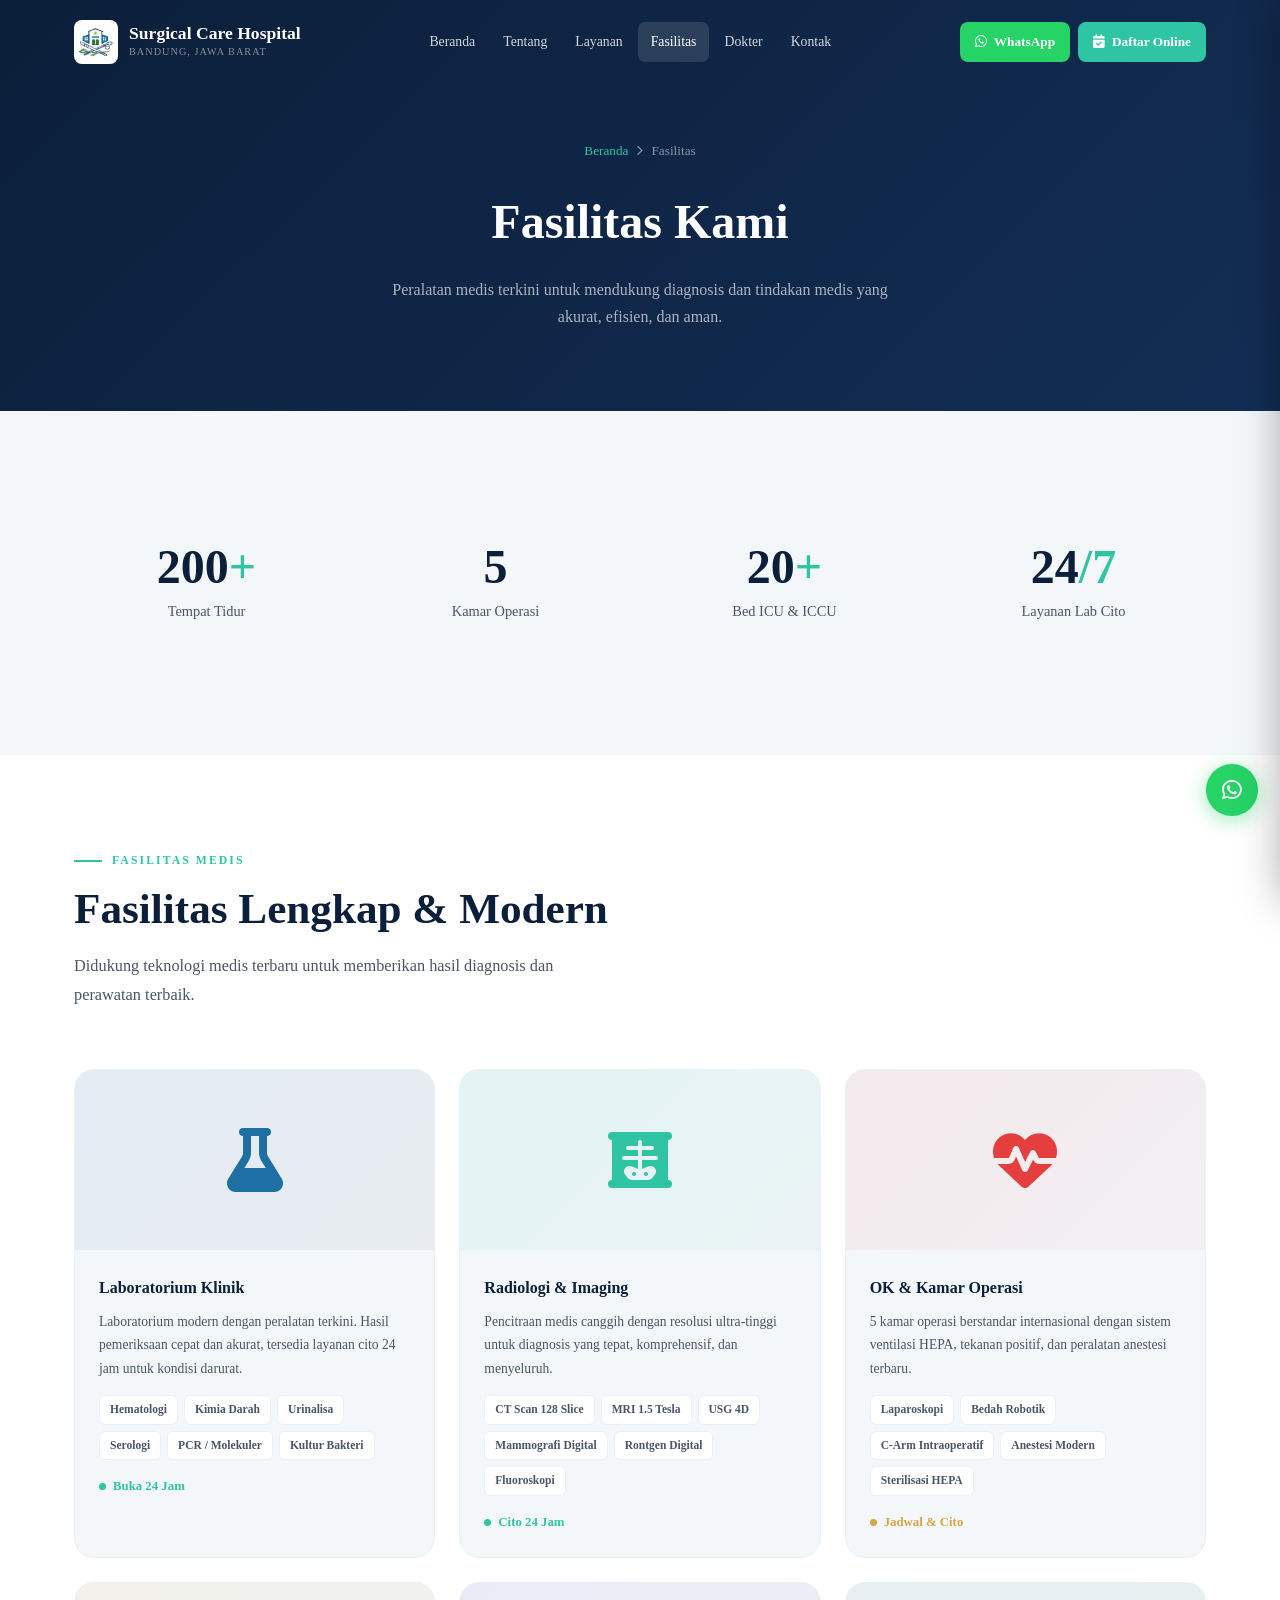
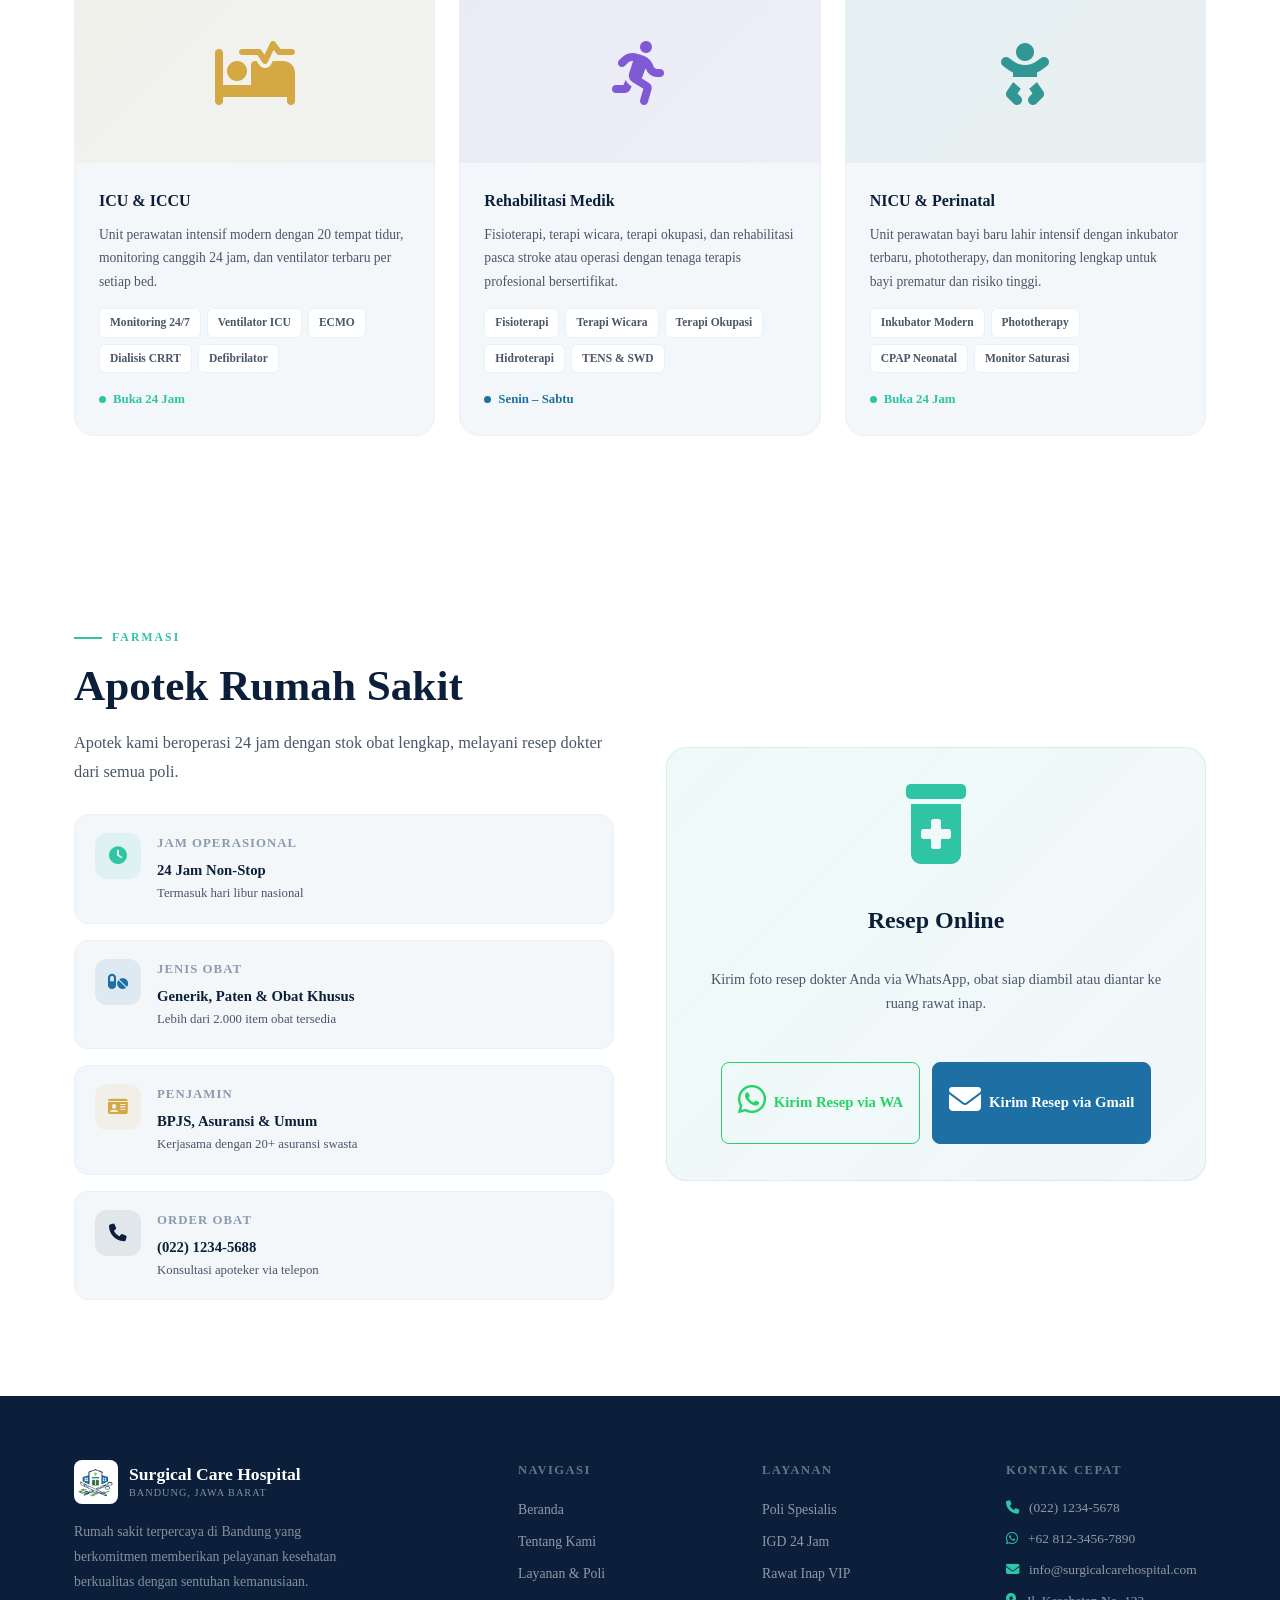
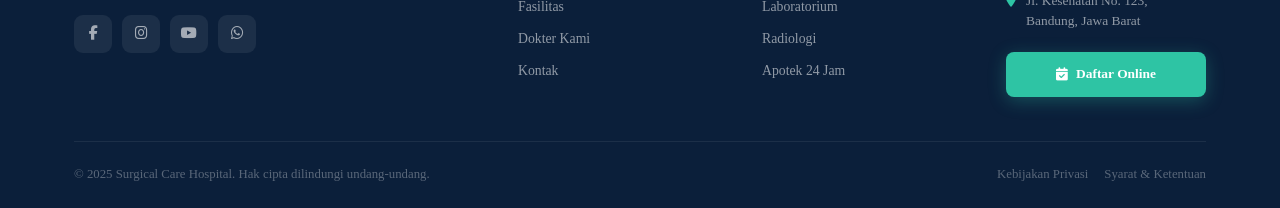
<file: pages/fasilitas.html>
<!DOCTYPE html>
<html lang="id">

<head>
  <meta charset="UTF-8" />
  <meta name="viewport" content="width=device-width, initial-scale=1.0" />
  <title>Fasilitas — Surgical Care Hospital</title>
  <meta name="description" content="Fasilitas medis lengkap dan modern Surgical Care Hospital Bandung." />
  <link rel="preconnect" href="https://fonts.googleapis.com" />
  <link rel="preconnect" href="https://fonts.gstatic.com" crossorigin />
  <link
    href="https://fonts.googleapis.com/css2?family=Playfair+Display:ital,wght@0,600;0,700;1,600&family=DM+Sans:wght@300;400;500;600&display=swap"
    rel="stylesheet" />
  <link rel="stylesheet" href="https://cdnjs.cloudflare.com/ajax/libs/font-awesome/6.5.0/css/all.min.css" />
  <link rel="stylesheet" href="../css/style.css" />

</head>

<body>

  <!-- ============ NAVBAR ============ -->
  <nav id="navbar">
    <div class="container">
      <div class="nav-inner">
        <a href="../index.html" class="nav-logo">
          <img src="../img/logo.jpeg" class="nav-logo-img" alt="Logo Surgical Care Hospital" />
          <div>
            <div class="nav-logo-name">Surgical Care Hospital</div>
            <div class="nav-logo-tag">Bandung, Jawa Barat</div>
          </div>
        </a>
        <ul class="nav-menu">
          <li><a href="../index.html">Beranda</a></li>
          <li><a href="tentang.html">Tentang</a></li>
          <li class="has-drop">
            <a href="layanan.html">Layanan</a>
            <ul class="dropdown">
              <li><a href="layanan.html#poli">Poli Spesialis</a></li>
              <li><a href="layanan.html#igd">IGD 24 Jam</a></li>
              <li><a href="layanan.html#rawat">Rawat Inap</a></li>
            </ul>
          </li>
          <li><a href="fasilitas.html" class="active">Fasilitas</a></li>
          <li><a href="dokter.html">Dokter</a></li>
          <li><a href="kontak.html">Kontak</a></li>
        </ul>
        <div class="nav-btns">
          <a href="https://wa.me/6281234567890" class="nav-wa" target="_blank">
            <i class="fa-brands fa-whatsapp"></i> WhatsApp
          </a>
          <a href="#" class="nav-reg" onclick="openModal(); return false;">
            <i class="fa-solid fa-calendar-check"></i> Daftar Online
          </a>
        </div>
        <div class="garis3" id="garis3" onclick="toggleMobile()">
          <span></span><span></span><span></span>
        </div>
      </div>
    </div>
  </nav>

  <!-- Mobile Menu -->
  <div class="mob-menu" id="mobMenu">
    <a href="../index.html" onclick="closeMobile()">Beranda</a>
    <a href="tentang.html" onclick="closeMobile()">Tentang Kami</a>
    <a href="layanan.html" onclick="closeMobile()">Layanan & Poli</a>
    <a href="fasilitas.html" class="active" onclick="closeMobile()">Fasilitas</a>
    <a href="dokter.html" onclick="closeMobile()">Dokter</a>
    <a href="kontak.html" onclick="closeMobile()">Kontak</a>
    <div class="mob-btns">
      <a href="https://wa.me/6281234567890" class="btn btn-mint" target="_blank">
        <i class="fa-brands fa-whatsapp"></i> WhatsApp
      </a>
      <a href="#" class="btn btn-primary" onclick="closeMobile(); openModal(); return false;">
        <i class="fa-solid fa-calendar-check"></i> Daftar Online
      </a>
    </div>
  </div>
  <div class="mob-menu-backdrop" id="mobBackdrop" onclick="closeMobile()"></div>


  <section class="page-hero">
    <div class="container">
      <div class="page-breadcrumb">
        <a href="../index.html">Beranda</a>
        <i class="fa-solid fa-chevron-right"></i>
        <span>Fasilitas</span>
      </div>
      <h1 class="reveal">Fasilitas Kami</h1>
      <p class="reveal d1">Peralatan medis terkini untuk mendukung diagnosis dan tindakan medis yang akurat, efisien,
        dan aman.</p>
    </div>
  </section>

  <!-- Stats -->
  <section id="stats">
    <div class="container">
      <div class="stats-grid">
        <div class="stat-card reveal">
          <div class="stat-num">200<span>+</span></div>
          <div class="stat-label">Tempat Tidur</div>
        </div>
        <div class="stat-card reveal d1">
          <div class="stat-num">5<span></span></div>
          <div class="stat-label">Kamar Operasi</div>
        </div>
        <div class="stat-card reveal d2">
          <div class="stat-num">20<span>+</span></div>
          <div class="stat-label">Bed ICU & ICCU</div>
        </div>
        <div class="stat-card reveal d3">
          <div class="stat-num">24<span>/7</span></div>
          <div class="stat-label">Layanan Lab Cito</div>
        </div>
      </div>
    </div>
  </section>

  <!-- Fasilitas Utama -->
  <section id="fasilitas">
    <div class="container">
      <div class="sec-hdr reveal">
        <div class="sec-label">Fasilitas Medis</div>
        <h2 class="sec-title">Fasilitas Lengkap & Modern</h2>
        <p class="sec-sub">Didukung teknologi medis terbaru untuk memberikan hasil diagnosis dan perawatan terbaik.</p>
      </div>
      <div class="fas-grid">
        <div class="fas-card reveal">
          <div class="fas-img" style="background:linear-gradient(135deg,rgba(29,111,164,0.08),rgba(11,31,58,0.05))">
            <i class="fa-solid fa-flask" style="color:#1D6FA4"></i>
          </div>
          <div class="fas-body">
            <div class="fas-title">Laboratorium Klinik</div>
            <div class="fas-desc">Laboratorium modern dengan peralatan terkini. Hasil pemeriksaan cepat dan akurat,
              tersedia layanan cito 24 jam untuk kondisi darurat.</div>
            <div class="fas-tags">
              <span class="fas-tag">Hematologi</span>
              <span class="fas-tag">Kimia Darah</span>
              <span class="fas-tag">Urinalisa</span>
              <span class="fas-tag">Serologi</span>
              <span class="fas-tag">PCR / Molekuler</span>
              <span class="fas-tag">Kultur Bakteri</span>
            </div>
            <div class="fas-status">
              <div class="fas-status-dot" style="background:#2EC4A4"></div><span
                style="color:#2EC4A4; font-size:0.8rem; font-weight:600">Buka 24 Jam</span>
            </div>
          </div>
        </div>
        <div class="fas-card reveal d1">
          <div class="fas-img" style="background:linear-gradient(135deg,rgba(46,196,164,0.08),rgba(31,170,141,0.05))">
            <i class="fa-solid fa-x-ray" style="color:#2EC4A4"></i>
          </div>
          <div class="fas-body">
            <div class="fas-title">Radiologi & Imaging</div>
            <div class="fas-desc">Pencitraan medis canggih dengan resolusi ultra-tinggi untuk diagnosis yang tepat,
              komprehensif, dan menyeluruh.</div>
            <div class="fas-tags">
              <span class="fas-tag">CT Scan 128 Slice</span>
              <span class="fas-tag">MRI 1.5 Tesla</span>
              <span class="fas-tag">USG 4D</span>
              <span class="fas-tag">Mammografi Digital</span>
              <span class="fas-tag">Rontgen Digital</span>
              <span class="fas-tag">Fluoroskopi</span>
            </div>
            <div class="fas-status">
              <div class="fas-status-dot" style="background:#2EC4A4"></div><span
                style="color:#2EC4A4; font-size:0.8rem; font-weight:600">Cito 24 Jam</span>
            </div>
          </div>
        </div>
        <div class="fas-card reveal d2">
          <div class="fas-img" style="background:linear-gradient(135deg,rgba(229,62,62,0.07),rgba(197,48,48,0.04))">
            <i class="fa-solid fa-heart-pulse" style="color:#e53e3e"></i>
          </div>
          <div class="fas-body">
            <div class="fas-title">OK & Kamar Operasi</div>
            <div class="fas-desc">5 kamar operasi berstandar internasional dengan sistem ventilasi HEPA, tekanan
              positif, dan peralatan anestesi terbaru.</div>
            <div class="fas-tags">
              <span class="fas-tag">Laparoskopi</span>
              <span class="fas-tag">Bedah Robotik</span>
              <span class="fas-tag">C-Arm Intraoperatif</span>
              <span class="fas-tag">Anestesi Modern</span>
              <span class="fas-tag">Sterilisasi HEPA</span>
            </div>
            <div class="fas-status">
              <div class="fas-status-dot" style="background:#D4A843"></div><span
                style="color:#D4A843; font-size:0.8rem; font-weight:600">Jadwal & Cito</span>
            </div>
          </div>
        </div>
        <div class="fas-card reveal d1">
          <div class="fas-img" style="background:linear-gradient(135deg,rgba(212,168,67,0.08),rgba(184,144,46,0.05))">
            <i class="fa-solid fa-bed-pulse" style="color:#D4A843"></i>
          </div>
          <div class="fas-body">
            <div class="fas-title">ICU & ICCU</div>
            <div class="fas-desc">Unit perawatan intensif modern dengan 20 tempat tidur, monitoring canggih 24 jam, dan
              ventilator terbaru per setiap bed.</div>
            <div class="fas-tags">
              <span class="fas-tag">Monitoring 24/7</span>
              <span class="fas-tag">Ventilator ICU</span>
              <span class="fas-tag">ECMO</span>
              <span class="fas-tag">Dialisis CRRT</span>
              <span class="fas-tag">Defibrilator</span>
            </div>
            <div class="fas-status">
              <div class="fas-status-dot" style="background:#2EC4A4"></div><span
                style="color:#2EC4A4; font-size:0.8rem; font-weight:600">Buka 24 Jam</span>
            </div>
          </div>
        </div>
        <div class="fas-card reveal d2">
          <div class="fas-img" style="background:linear-gradient(135deg,rgba(128,90,213,0.08),rgba(107,70,193,0.05))">
            <i class="fa-solid fa-person-running" style="color:#805AD5"></i>
          </div>
          <div class="fas-body">
            <div class="fas-title">Rehabilitasi Medik</div>
            <div class="fas-desc">Fisioterapi, terapi wicara, terapi okupasi, dan rehabilitasi pasca stroke atau operasi
              dengan tenaga terapis profesional bersertifikat.</div>
            <div class="fas-tags">
              <span class="fas-tag">Fisioterapi</span>
              <span class="fas-tag">Terapi Wicara</span>
              <span class="fas-tag">Terapi Okupasi</span>
              <span class="fas-tag">Hidroterapi</span>
              <span class="fas-tag">TENS & SWD</span>
            </div>
            <div class="fas-status">
              <div class="fas-status-dot" style="background:#1D6FA4"></div><span
                style="color:#1D6FA4; font-size:0.8rem; font-weight:600">Senin – Sabtu</span>
            </div>
          </div>
        </div>
        <div class="fas-card reveal d3">
          <div class="fas-img" style="background:linear-gradient(135deg,rgba(49,151,149,0.08),rgba(39,103,73,0.05))">
            <i class="fa-solid fa-baby" style="color:#319795"></i>
          </div>
          <div class="fas-body">
            <div class="fas-title">NICU & Perinatal</div>
            <div class="fas-desc">Unit perawatan bayi baru lahir intensif dengan inkubator terbaru, phototherapy, dan
              monitoring lengkap untuk bayi prematur dan risiko tinggi.</div>
            <div class="fas-tags">
              <span class="fas-tag">Inkubator Modern</span>
              <span class="fas-tag">Phototherapy</span>
              <span class="fas-tag">CPAP Neonatal</span>
              <span class="fas-tag">Monitor Saturasi</span>
            </div>
            <div class="fas-status">
              <div class="fas-status-dot" style="background:#2EC4A4"></div><span
                style="color:#2EC4A4; font-size:0.8rem; font-weight:600">Buka 24 Jam</span>
            </div>
          </div>
        </div>
      </div>
    </div>
  </section>

  <!-- Apotek -->
  <section id="apotek">
    <div class="container">
      <div class="apotek-grid">
        <div>
          <div class="reveal">
            <div class="sec-label">Farmasi</div>
            <h2 class="sec-title">Apotek Rumah Sakit</h2>
            <p class="sec-sub" style="margin-bottom: 28px">Apotek kami beroperasi 24 jam dengan stok obat lengkap,
              melayani resep dokter dari semua poli.</p>
          </div>
          <div class="apotek-info">
            <div class="apotek-item reveal d1">
              <div class="apotek-icon ic-mint"><i class="fa-solid fa-clock"></i></div>
              <div>
                <div class="apotek-lbl">Jam Operasional</div>
                <div class="apotek-val">24 Jam Non-Stop</div>
                <div class="apotek-sub">Termasuk hari libur nasional</div>
              </div>
            </div>
            <div class="apotek-item reveal d2">
              <div class="apotek-icon ic-blue"><i class="fa-solid fa-pills"></i></div>
              <div>
                <div class="apotek-lbl">Jenis Obat</div>
                <div class="apotek-val">Generik, Paten & Obat Khusus</div>
                <div class="apotek-sub">Lebih dari 2.000 item obat tersedia</div>
              </div>
            </div>
            <div class="apotek-item reveal d3">
              <div class="apotek-icon ic-gold"><i class="fa-solid fa-id-card"></i></div>
              <div>
                <div class="apotek-lbl">Penjamin</div>
                <div class="apotek-val">BPJS, Asuransi & Umum</div>
                <div class="apotek-sub">Kerjasama dengan 20+ asuransi swasta</div>
              </div>
            </div>
            <div class="apotek-item reveal d4">
              <div class="apotek-icon ic-navy"><i class="fa-solid fa-phone"></i></div>
              <div>
                <div class="apotek-lbl">Order Obat</div>
                <div class="apotek-val">(022) 1234-5688</div>
                <div class="apotek-sub">Konsultasi apoteker via telepon</div>
              </div>
            </div>
          </div>
        </div>
        <div class="apotek-visual reveal d2">
          <i class="fa-solid fa-prescription-bottle-medical"></i>
          <h3>Resep Online</h3>
          <p>Kirim foto resep dokter Anda via WhatsApp, obat siap diambil atau diantar ke ruang rawat inap.</p>
          <div class="apotek-actions">
            <a href="https://wa.me/6281234567890" class="btn btn-wa" target="_blank">
              <i class="fa-brands fa-whatsapp"></i> Kirim Resep via WA
            </a>
            <a href="mailto:info@surgicalcarehospital.com?subject=Resep%20Online" class="btn btn-mail">
              <i class="fa-solid fa-envelope"></i> Kirim Resep via Gmail
            </a>
          </div>
        </div>
      </div>
    </div>
  </section>


  <!-- ============ MODAL DAFTAR ONLINE ============ -->
  <div class="modal-overlay" id="modalOverlay">
    <div class="modal">
      <div class="modal-close" onclick="closeModal()"><i class="fa-solid fa-xmark"></i></div>
      <div class="modal-title">Daftar Online</div>
      <div class="modal-sub">Isi formulir berikut. Konfirmasi nomor antrian akan dikirim via WhatsApp.</div>
      <div id="modalSuccess" class="form-success" style="display:none">
        <i class="fa-solid fa-circle-check"></i>
        <h4>Pendaftaran Berhasil!</h4>
        <p>Nomor antrian Anda akan segera dikirim ke WhatsApp. Hadir 15 menit sebelum jadwal ya.</p>
        <button class="btn btn-outline" onclick="closeModal()" style="margin-top:16px">Tutup</button>
      </div>
      <form id="modalForm" novalidate>
        <div class="form-row">
          <div class="form-group">
            <label for="mNama">Nama Lengkap *</label>
            <input type="text" id="mNama" placeholder="Sesuai KTP">
            <div class="form-err" id="eMNama">Nama wajib diisi</div>
          </div>
          <div class="form-group">
            <label for="mNik">NIK *</label>
            <input type="text" id="mNik" placeholder="16 digit NIK" maxlength="16">
            <div class="form-err" id="eMNik">NIK harus 16 digit angka</div>
          </div>
        </div>
        <div class="form-row">
          <div class="form-group">
            <label for="mTtl">Tanggal Lahir *</label>
            <input type="date" id="mTtl">
            <div class="form-err" id="eMTtl">Tanggal lahir wajib diisi</div>
          </div>
          <div class="form-group">
            <label for="mTelp">No. WhatsApp *</label>
            <input type="tel" id="mTelp" placeholder="08xx-xxxx-xxxx">
            <div class="form-err" id="eMTelp">Nomor WhatsApp wajib diisi</div>
          </div>
        </div>
        <div class="form-row">
          <div class="form-group">
            <label for="mPoli">Pilih Poli *</label>
            <select id="mPoli">
              <option value="">— Pilih Poli —</option>
              <option>Poli Umum</option>
              <option>Poli Jantung</option>
              <option>Poli Anak</option>
              <option>Poli Kandungan</option>
              <option>Poli Penyakit Dalam</option>
              <option>Poli Bedah</option>
              <option>Poli Mata</option>
              <option>Poli Saraf</option>
              <option>Poli Ortopedi</option>
            </select>
            <div class="form-err" id="eMPoli">Poli wajib dipilih</div>
          </div>
          <div class="form-group">
            <label for="mJadwal">Tanggal Kunjungan *</label>
            <input type="date" id="mJadwal">
            <div class="form-err" id="eMJadwal">Tanggal kunjungan wajib diisi</div>
          </div>
        </div>
        <div class="form-group">
          <label for="mKeluhan">Keluhan Utama</label>
          <textarea id="mKeluhan" placeholder="Deskripsikan keluhan Anda (opsional)..."
            style="min-height:80px"></textarea>
        </div>
        <button type="submit" class="btn btn-mint" style="width:100%;justify-content:center" id="btnDaftar">
          <i class="fa-solid fa-calendar-check"></i> Kirim Pendaftaran
        </button>
      </form>
    </div>
  </div>

  <!-- ============ FOOTER ============ -->
  <footer>
    <div class="container">
      <div class="footer-grid">
        <div>
          <a href="../index.html" class="nav-logo" style="margin-bottom:16px; display:flex;">
            <img
              src="[data-uri]"
              class="nav-logo-img" alt="Logo Surgical Care Hospital" />
            <div>
              <div class="nav-logo-name">Surgical Care Hospital</div>
              <div class="nav-logo-tag">Bandung, Jawa Barat</div>
            </div>
          </a>
          <p class="footer-desc">Rumah sakit terpercaya di Bandung yang berkomitmen memberikan pelayanan kesehatan
            berkualitas dengan sentuhan kemanusiaan.</p>
          <div class="footer-social">
            <a href="#" class="soc-btn"><i class="fa-brands fa-facebook-f"></i></a>
            <a href="#" class="soc-btn"><i class="fa-brands fa-instagram"></i></a>
            <a href="#" class="soc-btn"><i class="fa-brands fa-youtube"></i></a>
            <a href="https://wa.me/6281234567890" class="soc-btn" target="_blank"><i
                class="fa-brands fa-whatsapp"></i></a>
          </div>
        </div>
        <div>
          <div class="footer-title">Navigasi</div>
          <div class="footer-links">
            <a href="../index.html">Beranda</a>
            <a href="tentang.html">Tentang Kami</a>
            <a href="layanan.html">Layanan & Poli</a>
            <a href="fasilitas.html" class="active">Fasilitas</a>
            <a href="dokter.html">Dokter Kami</a>
            <a href="kontak.html">Kontak</a>
          </div>
        </div>
        <div>
          <div class="footer-title">Layanan</div>
          <div class="footer-links">
            <a href="layanan.html">Poli Spesialis</a>
            <a href="layanan.html#igd">IGD 24 Jam</a>
            <a href="layanan.html#rawat">Rawat Inap VIP</a>
            <a href="fasilitas.html" class="active">Laboratorium</a>
            <a href="fasilitas.html" class="active">Radiologi</a>
            <a href="fasilitas.html" class="active">Apotek 24 Jam</a>
          </div>
        </div>
        <div>
          <div class="footer-title">Kontak Cepat</div>
          <div class="fc-item"><i class="fa-solid fa-phone"></i><span>(022) 1234-5678</span></div>
          <div class="fc-item"><i class="fa-brands fa-whatsapp"></i><span>+62 812-3456-7890</span></div>
          <div class="fc-item"><i class="fa-solid fa-envelope"></i><span>info@surgicalcarehospital.com</span></div>
          <div class="fc-item"><i class="fa-solid fa-location-dot"></i><span>Jl. Kesehatan No. 123,<br>Bandung, Jawa
              Barat</span></div>
          <a href="#" onclick="openModal(); return false;" class="btn btn-mint"
            style="width:100%;justify-content:center;margin-top:10px;font-size:0.84rem;padding:11px">
            <i class="fa-solid fa-calendar-check"></i> Daftar Online
          </a>
        </div>
      </div>
      <div class="footer-bottom">
        <div class="footer-copy">© 2025 Surgical Care Hospital. Hak cipta dilindungi undang-undang.</div>
        <div class="footer-bl">
          <a href="#">Kebijakan Privasi</a>
          <a href="#">Syarat & Ketentuan</a>
        </div>
      </div>
    </div>
  </footer>

  <!-- Floating Buttons -->
  <a href="https://wa.me/6281234567890" class="float-wa" target="_blank" aria-label="Chat WhatsApp">
    <i class="fa-brands fa-whatsapp"></i>
  </a>
  <button class="back-top" id="backTop" aria-label="Kembali ke atas">
    <i class="fa-solid fa-chevron-up"></i>
  </button>

  <script src="../js/main.js"></script>
</body>

</html>
</file>
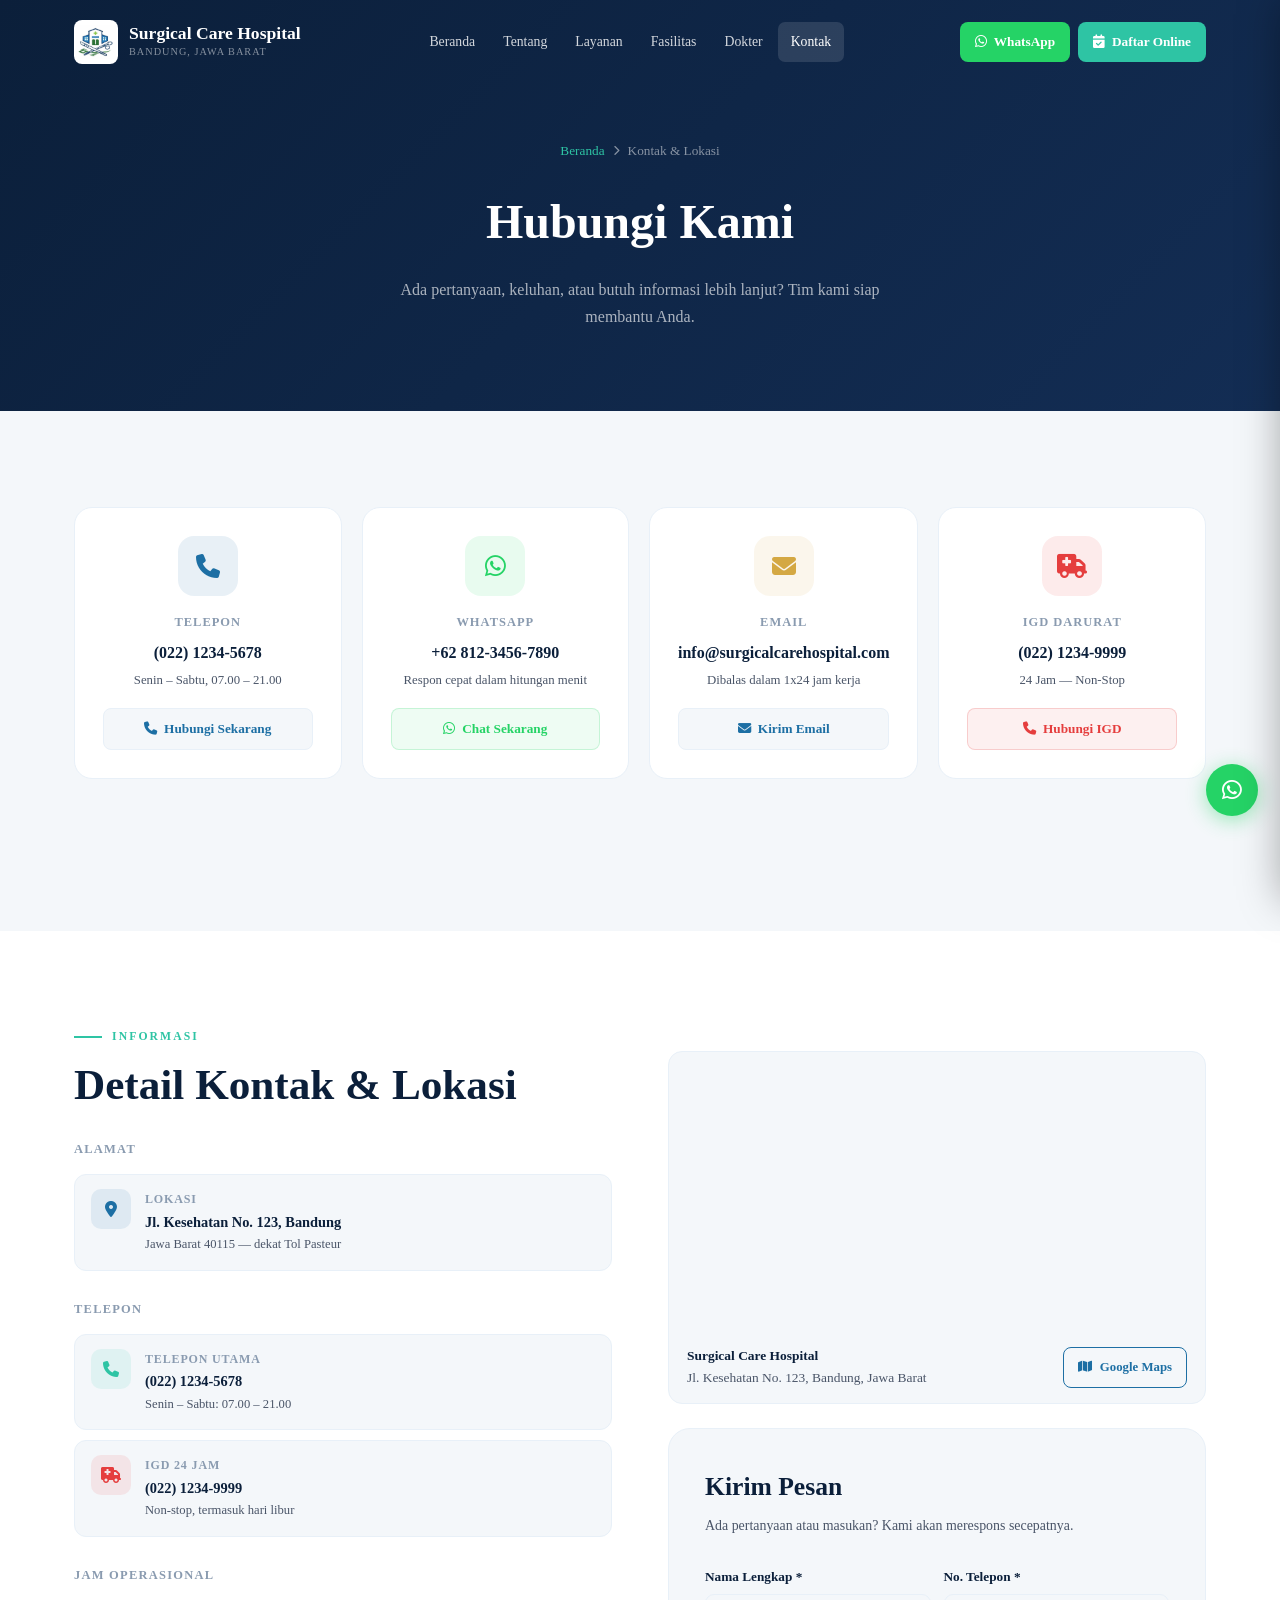
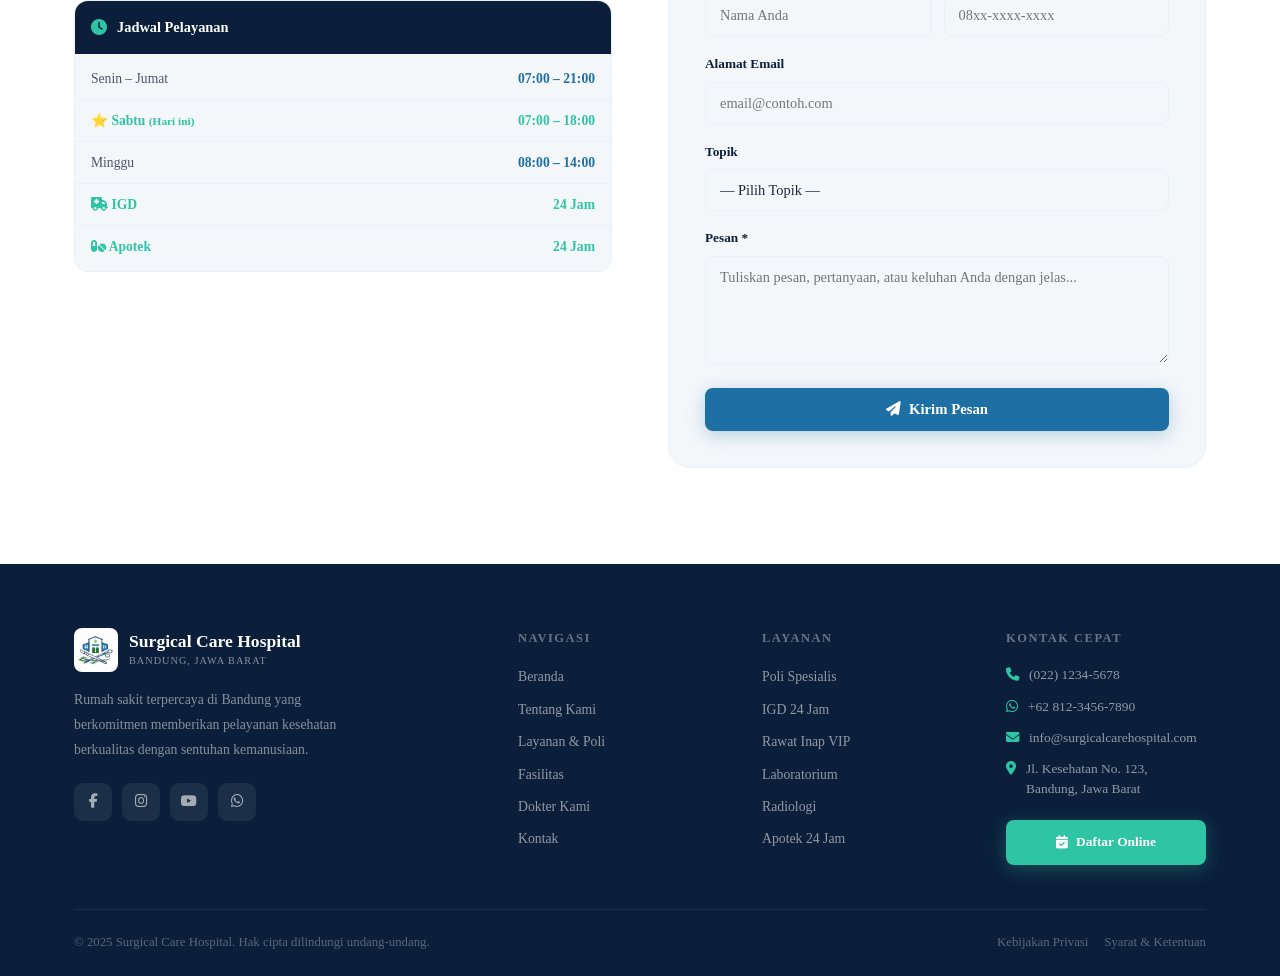
<file: pages/kontak.html>
<!DOCTYPE html>
<html lang="id">

<head>
  <meta charset="UTF-8" />
  <meta name="viewport" content="width=device-width, initial-scale=1.0" />
  <title>Kontak & Lokasi — Surgical Care Hospital</title>
  <meta name="description"
    content="Hubungi Surgical Care Hospital Bandung — telepon, WhatsApp, email, lokasi, dan jam operasional." />
  <link rel="preconnect" href="https://fonts.googleapis.com" />
  <link rel="preconnect" href="https://fonts.gstatic.com" crossorigin />
  <link
    href="https://fonts.googleapis.com/css2?family=Playfair+Display:ital,wght@0,600;0,700;1,600&family=DM+Sans:wght@300;400;500;600&display=swap"
    rel="stylesheet" />
  <link rel="stylesheet" href="https://cdnjs.cloudflare.com/ajax/libs/font-awesome/6.5.0/css/all.min.css" />
  <link rel="stylesheet" href="../css/style.css" />

</head>

<body>

  <!-- ============ NAVBAR ============ -->
  <nav id="navbar">
    <div class="container">
      <div class="nav-inner">
        <a href="../index.html" class="nav-logo">
          <img src="../img/logo.jpeg" class="nav-logo-img" alt="Logo Surgical Care Hospital" />
          <div>
            <div class="nav-logo-name">Surgical Care Hospital</div>
            <div class="nav-logo-tag">Bandung, Jawa Barat</div>
          </div>
        </a>
        <ul class="nav-menu">
          <li><a href="../index.html">Beranda</a></li>
          <li><a href="tentang.html">Tentang</a></li>
          <li class="has-drop">
            <a href="layanan.html">Layanan</a>
            <ul class="dropdown">
              <li><a href="layanan.html#poli">Poli Spesialis</a></li>
              <li><a href="layanan.html#igd">IGD 24 Jam</a></li>
              <li><a href="layanan.html#rawat">Rawat Inap</a></li>
            </ul>
          </li>
          <li><a href="fasilitas.html">Fasilitas</a></li>
          <li><a href="dokter.html">Dokter</a></li>
          <li><a href="kontak.html" class="active">Kontak</a></li>
        </ul>
        <div class="nav-btns">
          <a href="https://wa.me/6281234567890" class="nav-wa" target="_blank">
            <i class="fa-brands fa-whatsapp"></i> WhatsApp
          </a>
          <a href="#" class="nav-reg" onclick="openModal(); return false;">
            <i class="fa-solid fa-calendar-check"></i> Daftar Online
          </a>
        </div>
        <div class="garis3" id="garis3" onclick="toggleMobile()">
          <span></span><span></span><span></span>
        </div>
      </div>
    </div>
  </nav>

  <!-- Mobile Menu -->
  <div class="mob-menu" id="mobMenu">
    <a href="../index.html" onclick="closeMobile()">Beranda</a>
    <a href="tentang.html" onclick="closeMobile()">Tentang Kami</a>
    <a href="layanan.html" onclick="closeMobile()">Layanan & Poli</a>
    <a href="fasilitas.html" onclick="closeMobile()">Fasilitas</a>
    <a href="dokter.html" onclick="closeMobile()">Dokter</a>
    <a href="kontak.html" class="active" onclick="closeMobile()">Kontak</a>
    <div class="mob-btns">
      <a href="https://wa.me/6281234567890" class="btn btn-mint" target="_blank">
        <i class="fa-brands fa-whatsapp"></i> WhatsApp
      </a>
      <a href="#" class="btn btn-primary" onclick="closeMobile(); openModal(); return false;">
        <i class="fa-solid fa-calendar-check"></i> Daftar Online
      </a>
    </div>
  </div>
  <div class="mob-menu-backdrop" id="mobBackdrop" onclick="closeMobile()"></div>


  <section class="page-hero">
    <div class="container">
      <div class="page-breadcrumb">
        <a href="../index.html">Beranda</a>
        <i class="fa-solid fa-chevron-right"></i>
        <span>Kontak & Lokasi</span>
      </div>
      <h1 class="reveal">Hubungi Kami</h1>
      <p class="reveal d1">Ada pertanyaan, keluhan, atau butuh informasi lebih lanjut? Tim kami siap membantu Anda.</p>
    </div>
  </section>

  <!-- Saluran Kontak -->
  <section id="kontak-channels">
    <div class="container">
      <div class="channels-grid">
        <div class="channel-card reveal">
          <div class="ch-icon ic-blue"><i class="fa-solid fa-phone"></i></div>
          <div class="ch-label">Telepon</div>
          <div class="ch-val">(022) 1234-5678</div>
          <div class="ch-sub">Senin – Sabtu, 07.00 – 21.00</div>
          <a href="tel:02212345678" class="ch-btn"><i class="fa-solid fa-phone"></i> Hubungi Sekarang</a>
        </div>
        <div class="channel-card reveal d1">
          <div class="ch-icon" style="background:rgba(37,211,102,0.1); color:#25D366"><i
              class="fa-brands fa-whatsapp"></i></div>
          <div class="ch-label">WhatsApp</div>
          <div class="ch-val">+62 812-3456-7890</div>
          <div class="ch-sub">Respon cepat dalam hitungan menit</div>
          <a href="https://wa.me/6281234567890" class="ch-btn wa" target="_blank"><i class="fa-brands fa-whatsapp"></i>
            Chat Sekarang</a>
        </div>
        <div class="channel-card reveal d2">
          <div class="ch-icon ic-gold"><i class="fa-solid fa-envelope"></i></div>
          <div class="ch-label">Email</div>
          <div class="ch-val">info@surgicalcarehospital.com</div>
          <div class="ch-sub">Dibalas dalam 1x24 jam kerja</div>
          <a href="mailto:info@surgicalcarehospital.com" class="ch-btn"><i class="fa-solid fa-envelope"></i> Kirim
            Email</a>
        </div>
        <div class="channel-card reveal d3">
          <div class="ch-icon" style="background:rgba(229,62,62,0.1); color:#e53e3e"><i
              class="fa-solid fa-truck-medical"></i></div>
          <div class="ch-label">IGD Darurat</div>
          <div class="ch-val">(022) 1234-9999</div>
          <div class="ch-sub">24 Jam — Non-Stop</div>
          <a href="tel:02212349999" class="ch-btn"
            style="background:rgba(229,62,62,0.08); color:#e53e3e; border-color:rgba(229,62,62,0.2)"><i
              class="fa-solid fa-phone"></i> Hubungi IGD</a>
        </div>
      </div>
    </div>
  </section>

  <!-- Form + Info -->
  <section id="kontak-form">
    <div class="container">
      <div class="kontak-grid">

        <!-- Kiri: info + peta -->
        <div>
          <div class="sec-label reveal">Informasi</div>
          <h2 class="sec-title reveal d1" style="margin-bottom:28px">Detail Kontak & Lokasi</h2>

          <div class="info-section">
            <div class="info-title">Alamat</div>
            <div class="info-item reveal d1">
              <div class="info-icon ic-blue"><i class="fa-solid fa-location-dot"></i></div>
              <div>
                <div class="info-lbl">Lokasi</div>
                <div class="info-val">Jl. Kesehatan No. 123, Bandung</div>
                <div class="info-sub">Jawa Barat 40115 — dekat Tol Pasteur</div>
              </div>
            </div>
          </div>

          <div class="info-section">
            <div class="info-title">Telepon</div>
            <div class="info-item reveal d1">
              <div class="info-icon ic-mint"><i class="fa-solid fa-phone"></i></div>
              <div>
                <div class="info-lbl">Telepon Utama</div>
                <div class="info-val">(022) 1234-5678</div>
                <div class="info-sub">Senin – Sabtu: 07.00 – 21.00</div>
              </div>
            </div>
            <div class="info-item reveal d2">
              <div class="info-icon" style="background:rgba(229,62,62,0.1); color:#e53e3e"><i
                  class="fa-solid fa-truck-medical"></i></div>
              <div>
                <div class="info-lbl">IGD 24 Jam</div>
                <div class="info-val">(022) 1234-9999</div>
                <div class="info-sub">Non-stop, termasuk hari libur</div>
              </div>
            </div>
          </div>

          <!-- Jam Operasional -->
          <div class="info-section reveal d2">
            <div class="info-title">Jam Operasional</div>
            <div class="jam-card">
              <div class="jam-card-header">
                <i class="fa-solid fa-clock"></i>
                <span>Jadwal Pelayanan</span>
              </div>
              <div class="jam-card-body">
                <table class="jam-tbl">
                  <tr>
                    <td style="padding-left:16px">Senin – Jumat</td>
                    <td style="padding-right:16px">07:00 – 21:00</td>
                  </tr>
                  <tr class="jam-today">
                    <td style="padding-left:16px">⭐ Sabtu <small>(Hari ini)</small></td>
                    <td style="padding-right:16px">07:00 – 18:00</td>
                  </tr>
                  <tr>
                    <td style="padding-left:16px">Minggu</td>
                    <td style="padding-right:16px">08:00 – 14:00</td>
                  </tr>
                  <tr>
                    <td style="padding-left:16px; color:#2EC4A4; font-weight:600"><i
                        class="fa-solid fa-truck-medical"></i> IGD</td>
                    <td style="padding-right:16px; color:#2EC4A4; font-weight:700">24 Jam</td>
                  </tr>
                  <tr>
                    <td style="padding-left:16px; color:#2EC4A4; font-weight:600"><i class="fa-solid fa-pills"></i>
                      Apotek</td>
                    <td style="padding-right:16px; color:#2EC4A4; font-weight:700">24 Jam</td>
                  </tr>
                </table>
              </div>
            </div>
          </div>

        </div>

        <!-- Kanan: form -->
        <div class="reveal d2">
          <div class="maps-card reveal d3" style="margin-bottom:24px;">
            <div style="width:100%;height:280px;border-radius:12px 12px 0 0;overflow:hidden;">
              <iframe
                src="https://www.google.com/maps/embed?pb=!1m18!1m12!1m3!1d126748.48055740983!2d107.5435302!3d-6.9034443!2m3!1f0!2f0!3f0!3m2!1i1024!2i768!4f13.1!3m3!1m2!1s0x2e68e6398252477f%3A0x146a1f93d3e815b2!2sBandung%2C%20Kota%20Bandung%2C%20Jawa%20Barat!5e0!3m2!1sid!2sid!4v1713900000000!5m2!1sid!2sid"
                width="100%" height="280" style="border:0;display:block;" allowfullscreen="" loading="lazy"
                referrerpolicy="no-referrer-when-downgrade" title="Lokasi Surgical Care Hospital Bandung"></iframe>
            </div>
            <div class="maps-footer">
              <div class="maps-addr">
                <strong>Surgical Care Hospital</strong>
                Jl. Kesehatan No. 123, Bandung, Jawa Barat
              </div>
              <a href="https://maps.google.com" target="_blank" class="btn btn-outline"
                style="font-size:0.8rem; padding:9px 14px; white-space:nowrap; flex-shrink:0">
                <i class="fa-solid fa-map"></i> Google Maps
              </a>
            </div>
          </div>
          <div class="form-wrap">
            <div class="form-wrap-title">Kirim Pesan</div>
            <div class="form-wrap-sub">Ada pertanyaan atau masukan? Kami akan merespons secepatnya.</div>
            <div id="formSuccess" class="form-success">
              <i class="fa-solid fa-circle-check"></i>
              <h4>Pesan Terkirim!</h4>
              <p>Terima kasih. Tim kami akan menghubungi Anda dalam 1x24 jam kerja.</p>
            </div>
            <form id="kontakForm" novalidate>
              <div class="form-row">
                <div class="form-group">
                  <label for="cNama">Nama Lengkap *</label>
                  <input type="text" id="cNama" placeholder="Nama Anda">
                  <div class="form-err" id="eCNama">Nama wajib diisi</div>
                </div>
                <div class="form-group">
                  <label for="cTelp">No. Telepon *</label>
                  <input type="tel" id="cTelp" placeholder="08xx-xxxx-xxxx">
                  <div class="form-err" id="eCTelp">Nomor telepon wajib diisi</div>
                </div>
              </div>
              <div class="form-group">
                <label for="cEmail">Alamat Email</label>
                <input type="email" id="cEmail" placeholder="email@contoh.com">
                <div class="form-err" id="eCEmail">Format email tidak valid</div>
              </div>
              <div class="form-group">
                <label for="cTopik">Topik</label>
                <select id="cTopik">
                  <option value="">— Pilih Topik —</option>
                  <option>Informasi Layanan</option>
                  <option>Pendaftaran Pasien</option>
                  <option>Informasi Dokter</option>
                  <option>Tagihan & Asuransi</option>
                  <option>Pengaduan / Keluhan</option>
                  <option>Lainnya</option>
                </select>
              </div>
              <div class="form-group">
                <label for="cPesan">Pesan *</label>
                <textarea id="cPesan"
                  placeholder="Tuliskan pesan, pertanyaan, atau keluhan Anda dengan jelas..."></textarea>
                <div class="form-err" id="eCPesan">Pesan wajib diisi</div>
              </div>
              <button type="submit" class="btn btn-primary" style="width:100%; justify-content:center" id="btnKirim">
                <i class="fa-solid fa-paper-plane"></i> Kirim Pesan
              </button>
            </form>
          </div>
        </div>

      </div>
    </div>
  </section>


  <!-- ============ MODAL DAFTAR ONLINE ============ -->
  <div class="modal-overlay" id="modalOverlay">
    <div class="modal">
      <div class="modal-close" onclick="closeModal()"><i class="fa-solid fa-xmark"></i></div>
      <div class="modal-title">Daftar Online</div>
      <div class="modal-sub">Isi formulir berikut. Konfirmasi nomor antrian akan dikirim via WhatsApp.</div>
      <div id="modalSuccess" class="form-success" style="display:none">
        <i class="fa-solid fa-circle-check"></i>
        <h4>Pendaftaran Berhasil!</h4>
        <p>Nomor antrian Anda akan segera dikirim ke WhatsApp. Hadir 15 menit sebelum jadwal ya.</p>
        <button class="btn btn-outline" onclick="closeModal()" style="margin-top:16px">Tutup</button>
      </div>
      <form id="modalForm" novalidate>
        <div class="form-row">
          <div class="form-group">
            <label for="mNama">Nama Lengkap *</label>
            <input type="text" id="mNama" placeholder="Sesuai KTP">
            <div class="form-err" id="eMNama">Nama wajib diisi</div>
          </div>
          <div class="form-group">
            <label for="mNik">NIK *</label>
            <input type="text" id="mNik" placeholder="16 digit NIK" maxlength="16">
            <div class="form-err" id="eMNik">NIK harus 16 digit angka</div>
          </div>
        </div>
        <div class="form-row">
          <div class="form-group">
            <label for="mTtl">Tanggal Lahir *</label>
            <input type="date" id="mTtl">
            <div class="form-err" id="eMTtl">Tanggal lahir wajib diisi</div>
          </div>
          <div class="form-group">
            <label for="mTelp">No. WhatsApp *</label>
            <input type="tel" id="mTelp" placeholder="08xx-xxxx-xxxx">
            <div class="form-err" id="eMTelp">Nomor WhatsApp wajib diisi</div>
          </div>
        </div>
        <div class="form-row">
          <div class="form-group">
            <label for="mPoli">Pilih Poli *</label>
            <select id="mPoli">
              <option value="">— Pilih Poli —</option>
              <option>Poli Umum</option>
              <option>Poli Jantung</option>
              <option>Poli Anak</option>
              <option>Poli Kandungan</option>
              <option>Poli Penyakit Dalam</option>
              <option>Poli Bedah</option>
              <option>Poli Mata</option>
              <option>Poli Saraf</option>
              <option>Poli Ortopedi</option>
            </select>
            <div class="form-err" id="eMPoli">Poli wajib dipilih</div>
          </div>
          <div class="form-group">
            <label for="mJadwal">Tanggal Kunjungan *</label>
            <input type="date" id="mJadwal">
            <div class="form-err" id="eMJadwal">Tanggal kunjungan wajib diisi</div>
          </div>
        </div>
        <div class="form-group">
          <label for="mKeluhan">Keluhan Utama</label>
          <textarea id="mKeluhan" placeholder="Deskripsikan keluhan Anda (opsional)..."
            style="min-height:80px"></textarea>
        </div>
        <button type="submit" class="btn btn-mint" style="width:100%;justify-content:center" id="btnDaftar">
          <i class="fa-solid fa-calendar-check"></i> Kirim Pendaftaran
        </button>
      </form>
    </div>
  </div>

  <!-- ============ FOOTER ============ -->
  <footer>
    <div class="container">
      <div class="footer-grid">
        <div>
          <a href="../index.html" class="nav-logo" style="margin-bottom:16px; display:flex;">
            <img
              src="[data-uri]"
              class="nav-logo-img" alt="Logo Surgical Care Hospital" />
            <div>
              <div class="nav-logo-name">Surgical Care Hospital</div>
              <div class="nav-logo-tag">Bandung, Jawa Barat</div>
            </div>
          </a>
          <p class="footer-desc">Rumah sakit terpercaya di Bandung yang berkomitmen memberikan pelayanan kesehatan
            berkualitas dengan sentuhan kemanusiaan.</p>
          <div class="footer-social">
            <a href="#" class="soc-btn"><i class="fa-brands fa-facebook-f"></i></a>
            <a href="#" class="soc-btn"><i class="fa-brands fa-instagram"></i></a>
            <a href="#" class="soc-btn"><i class="fa-brands fa-youtube"></i></a>
            <a href="https://wa.me/6281234567890" class="soc-btn" target="_blank"><i
                class="fa-brands fa-whatsapp"></i></a>
          </div>
        </div>
        <div>
          <div class="footer-title">Navigasi</div>
          <div class="footer-links">
            <a href="../index.html">Beranda</a>
            <a href="tentang.html">Tentang Kami</a>
            <a href="layanan.html">Layanan & Poli</a>
            <a href="fasilitas.html">Fasilitas</a>
            <a href="dokter.html">Dokter Kami</a>
            <a href="kontak.html" class="active">Kontak</a>
          </div>
        </div>
        <div>
          <div class="footer-title">Layanan</div>
          <div class="footer-links">
            <a href="layanan.html">Poli Spesialis</a>
            <a href="layanan.html#igd">IGD 24 Jam</a>
            <a href="layanan.html#rawat">Rawat Inap VIP</a>
            <a href="fasilitas.html">Laboratorium</a>
            <a href="fasilitas.html">Radiologi</a>
            <a href="fasilitas.html">Apotek 24 Jam</a>
          </div>
        </div>
        <div>
          <div class="footer-title">Kontak Cepat</div>
          <div class="fc-item"><i class="fa-solid fa-phone"></i><span>(022) 1234-5678</span></div>
          <div class="fc-item"><i class="fa-brands fa-whatsapp"></i><span>+62 812-3456-7890</span></div>
          <div class="fc-item"><i class="fa-solid fa-envelope"></i><span>info@surgicalcarehospital.com</span></div>
          <div class="fc-item"><i class="fa-solid fa-location-dot"></i><span>Jl. Kesehatan No. 123,<br>Bandung, Jawa
              Barat</span></div>
          <a href="#" onclick="openModal(); return false;" class="btn btn-mint"
            style="width:100%;justify-content:center;margin-top:10px;font-size:0.84rem;padding:11px">
            <i class="fa-solid fa-calendar-check"></i> Daftar Online
          </a>
        </div>
      </div>
      <div class="footer-bottom">
        <div class="footer-copy">© 2025 Surgical Care Hospital. Hak cipta dilindungi undang-undang.</div>
        <div class="footer-bl">
          <a href="#">Kebijakan Privasi</a>
          <a href="#">Syarat & Ketentuan</a>
        </div>
      </div>
    </div>
  </footer>

  <!-- Floating Buttons -->
  <a href="https://wa.me/6281234567890" class="float-wa" target="_blank" aria-label="Chat WhatsApp">
    <i class="fa-brands fa-whatsapp"></i>
  </a>
  <button class="back-top" id="backTop" aria-label="Kembali ke atas">
    <i class="fa-solid fa-chevron-up"></i>
  </button>

  <script src="../js/main.js"></script>
  <script>
    // validasi form kontak di halaman ini
    var kontakForm = document.getElementById('kontakForm');
    if (kontakForm) {
      kontakForm.addEventListener('submit', function (e) {
        e.preventDefault();

        var nama = document.getElementById('cNama').value.trim();
        var telp = document.getElementById('cTelp').value.trim();
        var email = document.getElementById('cEmail').value.trim();
        var pesan = document.getElementById('cPesan').value.trim();

        var ada_err = false;

        if (!nama) { showErrK('cNama', 'eCNama'); ada_err = true; } else clearErrK('cNama', 'eCNama');
        if (!telp) { showErrK('cTelp', 'eCTelp'); ada_err = true; } else clearErrK('cTelp', 'eCTelp');

        // email opsional, tapi kalau diisi harus valid
        if (email) {
          var emailOk = /^[^\s@]+@[^\s@]+\.[^\s@]+$/.test(email);
          if (!emailOk) { showErrK('cEmail', 'eCEmail'); ada_err = true; }
          else clearErrK('cEmail', 'eCEmail');
        }

        if (!pesan) { showErrK('cPesan', 'eCPesan'); ada_err = true; } else clearErrK('cPesan', 'eCPesan');

        if (ada_err) return;

        var btn = document.getElementById('btnKirim');
        btn.innerHTML = '<i class="fa-solid fa-spinner fa-spin"></i> Mengirim...';
        btn.disabled = true;

        setTimeout(function () {
          kontakForm.style.display = 'none';
          document.getElementById('formSuccess').style.display = 'block';
          btn.innerHTML = '<i class="fa-solid fa-paper-plane"></i> Kirim Pesan';
          btn.disabled = false;
        }, 1600);
      });
    }

    function showErrK(inputId, errId) {
      var el = document.getElementById(inputId);
      var err = document.getElementById(errId);
      if (el) el.style.borderColor = '#e53e3e';
      if (err) err.style.display = 'block';
    }
    function clearErrK(inputId, errId) {
      var el = document.getElementById(inputId);
      var err = document.getElementById(errId);
      if (el) el.style.borderColor = '';
      if (err) err.style.display = 'none';
    }
  </script>
</body>

</html>
</file>
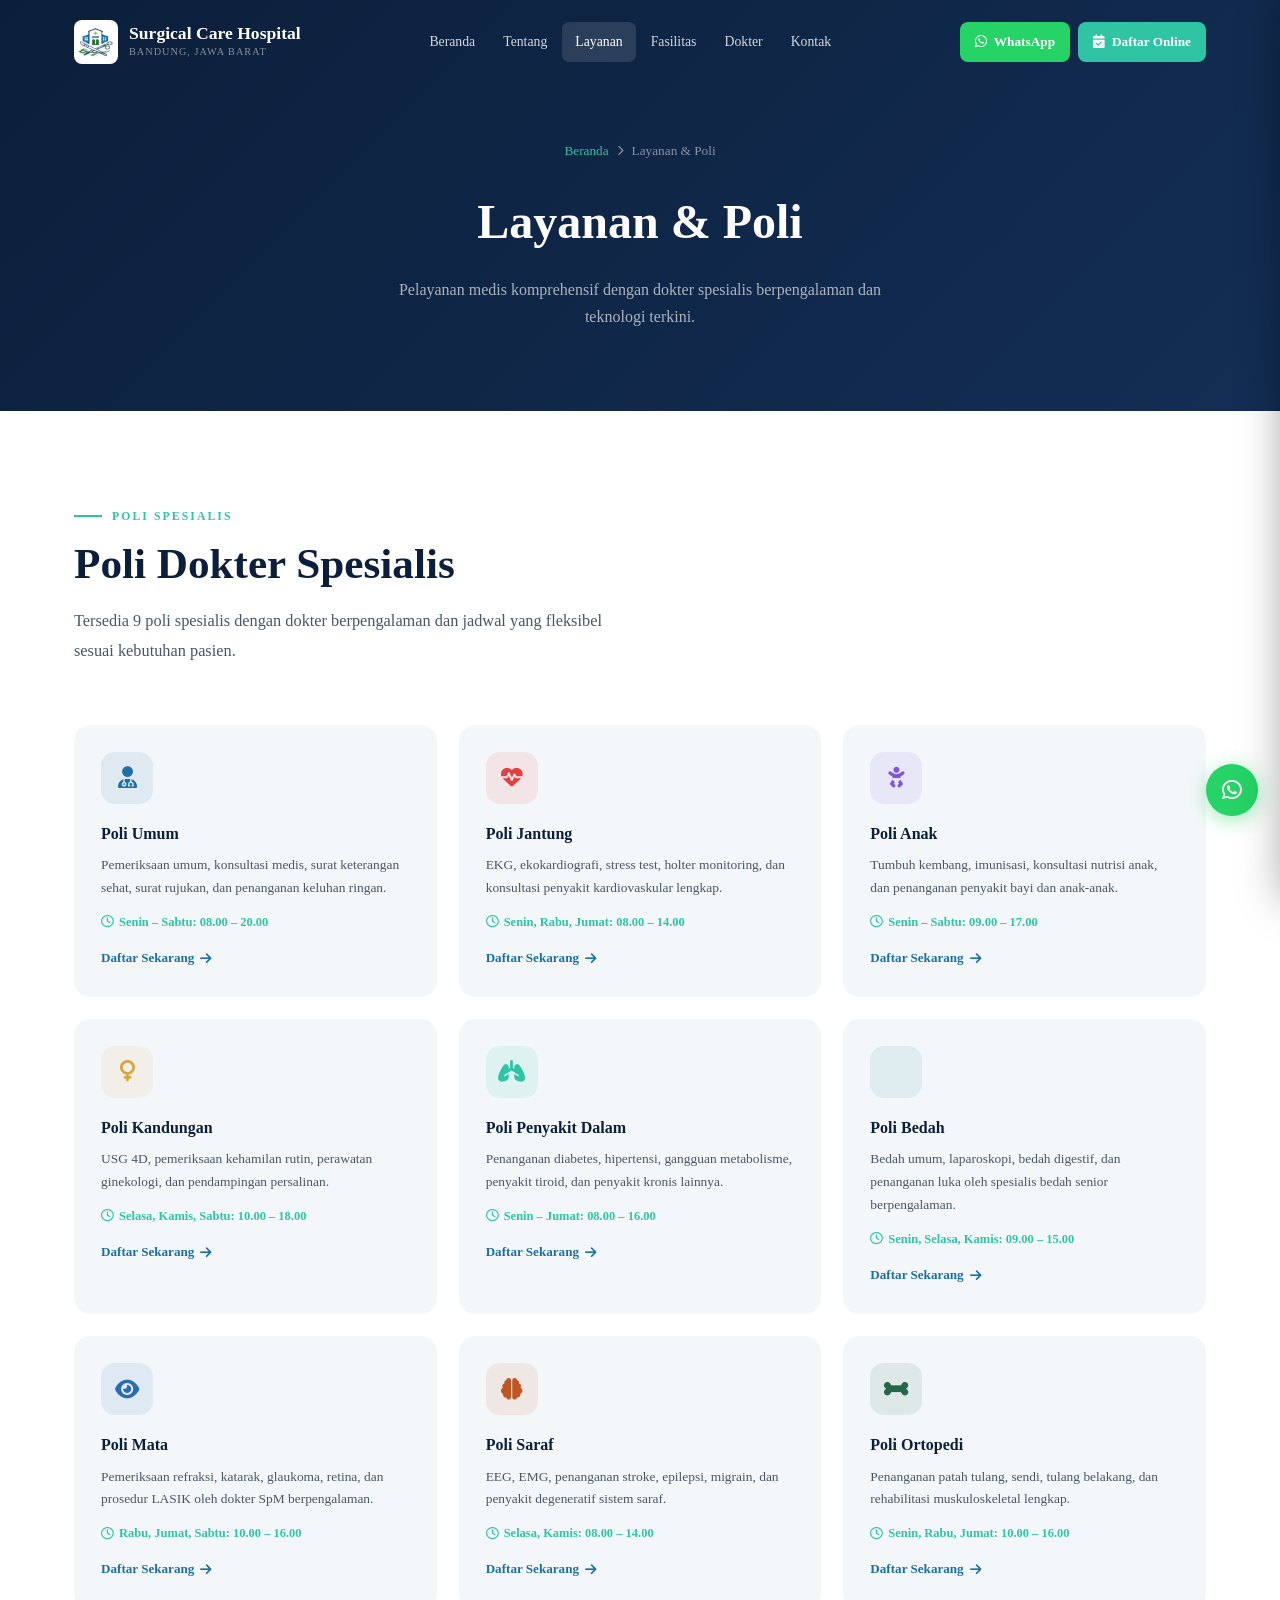
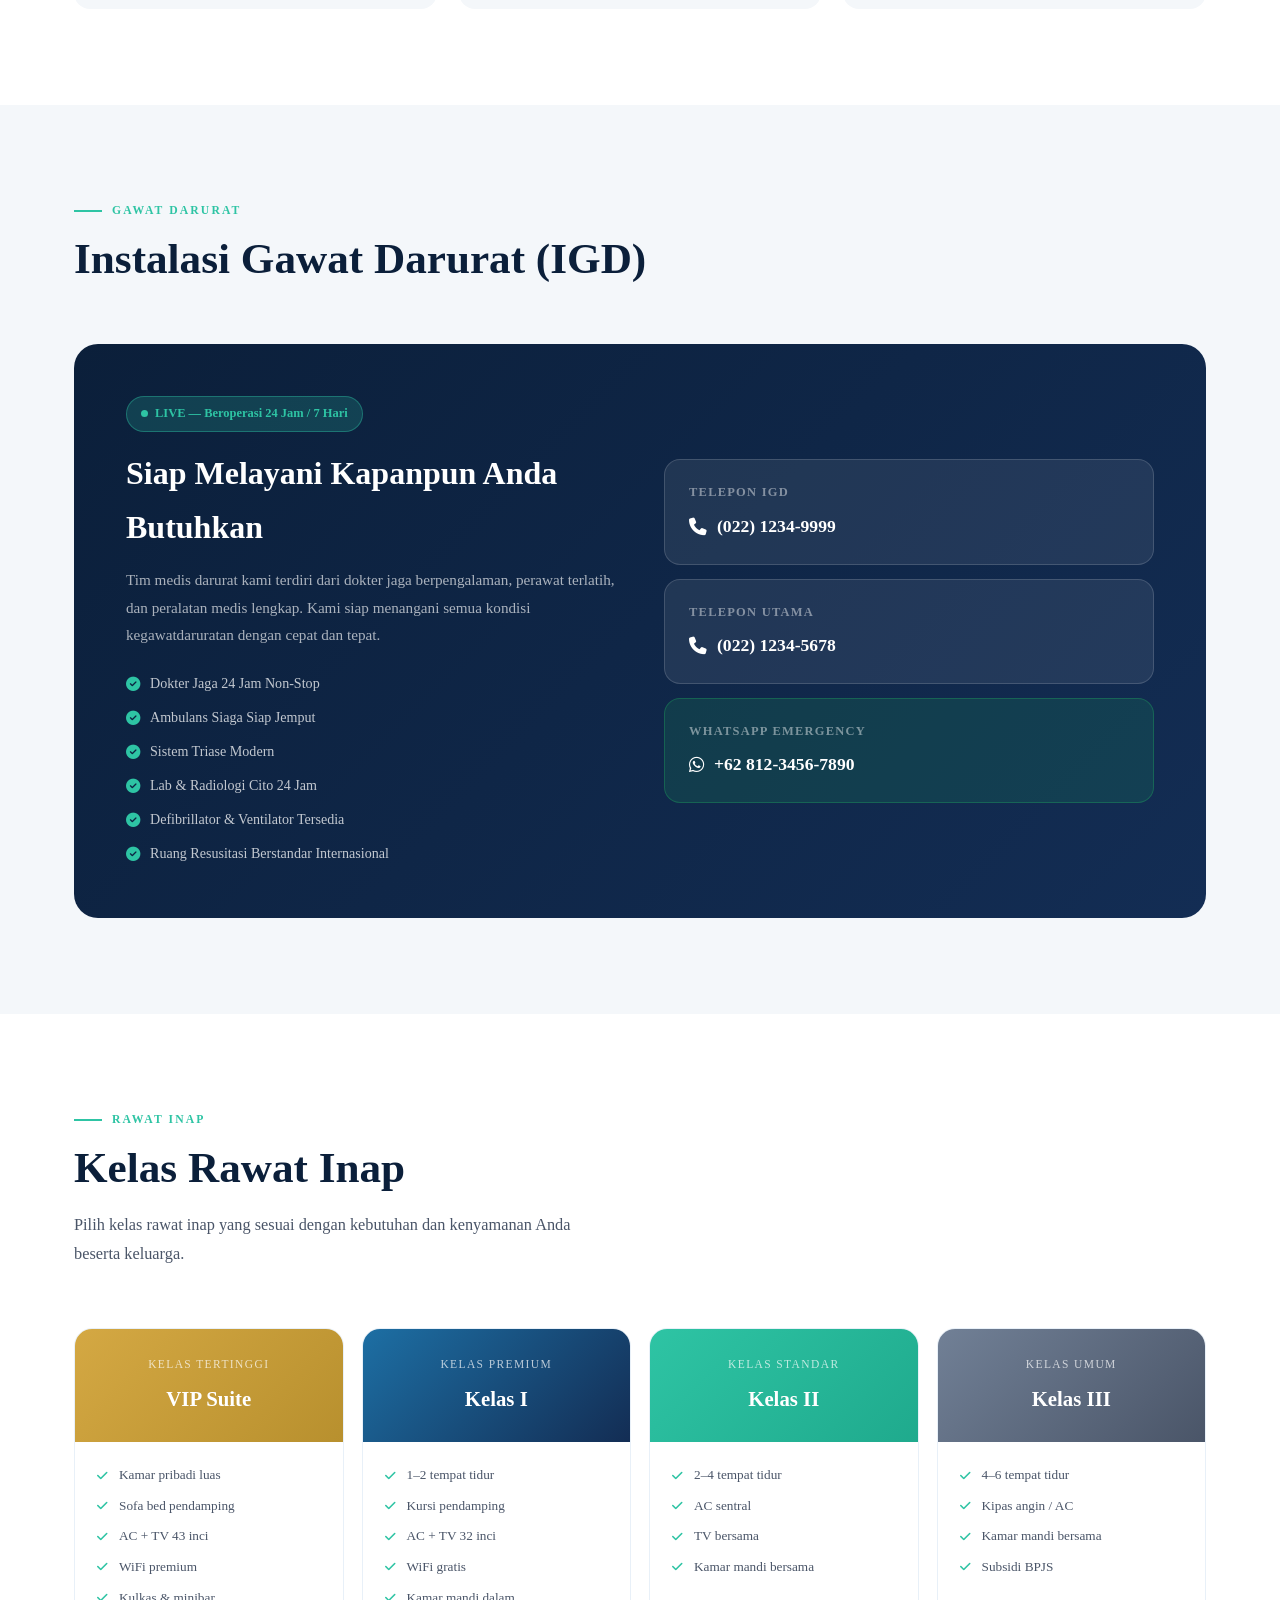
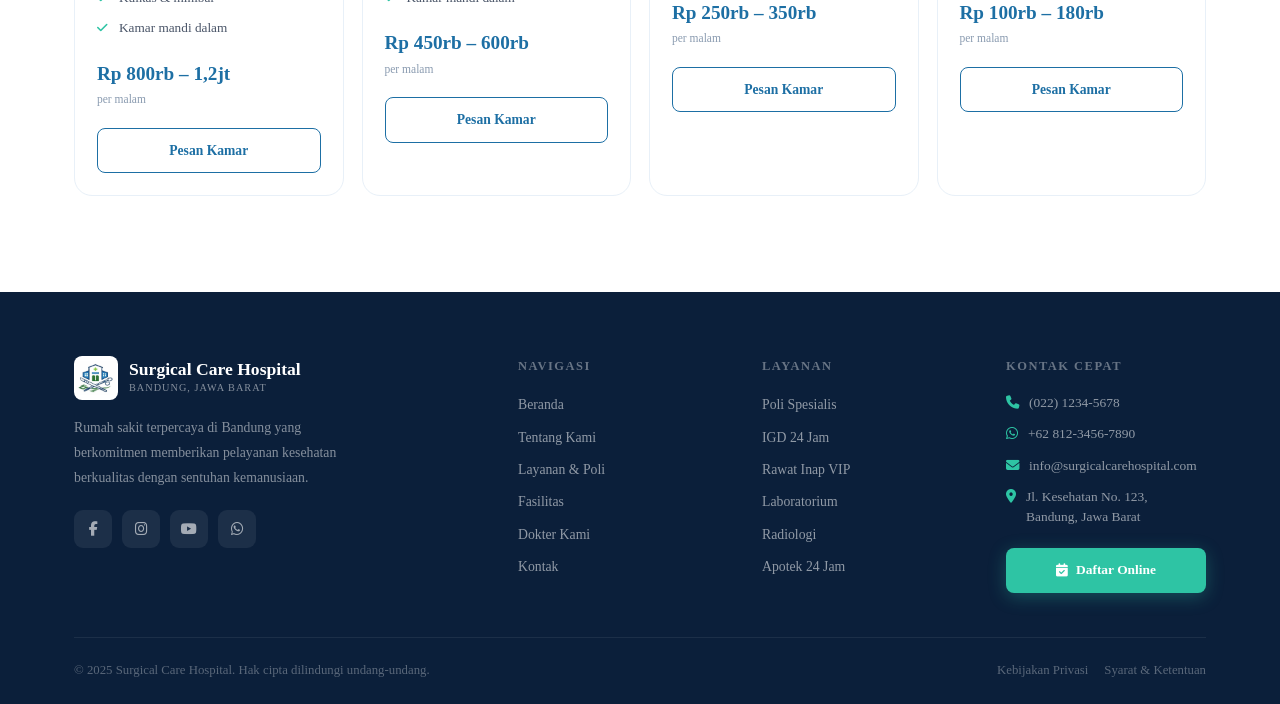
<file: pages/layanan.html>
<!DOCTYPE html>
<html lang="id">

<head>
  <meta charset="UTF-8" />
  <meta name="viewport" content="width=device-width, initial-scale=1.0" />
  <title>Layanan & Poli — Surgical Care Hospital</title>
  <meta name="description"
    content="Layanan poli spesialis, IGD 24 jam, dan rawat inap Surgical Care Hospital Bandung." />
  <link rel="preconnect" href="https://fonts.googleapis.com" />
  <link rel="preconnect" href="https://fonts.gstatic.com" crossorigin />
  <link
    href="https://fonts.googleapis.com/css2?family=Playfair+Display:ital,wght@0,600;0,700;1,600&family=DM+Sans:wght@300;400;500;600&display=swap"
    rel="stylesheet" />
  <link rel="stylesheet" href="https://cdnjs.cloudflare.com/ajax/libs/font-awesome/6.5.0/css/all.min.css" />
  <link rel="stylesheet" href="../css/style.css" />

</head>

<body>

  <!-- ============ NAVBAR ============ -->
  <nav id="navbar">
    <div class="container">
      <div class="nav-inner">
        <a href="../index.html" class="nav-logo">
          <img src="../img/logo.jpeg" class="nav-logo-img" alt="Logo Surgical Care Hospital" />
          <div>
            <div class="nav-logo-name">Surgical Care Hospital</div>
            <div class="nav-logo-tag">Bandung, Jawa Barat</div>
          </div>
        </a>
        <ul class="nav-menu">
          <li><a href="../index.html" data-page="index.html">Beranda</a></li>
          <li><a href="tentang.html" data-page="tentang.html">Tentang</a></li>
          <li class="has-drop">
            <a href="layanan.html" data-page="layanan.html">Layanan</a>
            <ul class="dropdown">
              <li><a href="layanan.html#poli">Poli Spesialis</a></li>
              <li><a href="layanan.html#igd">IGD 24 Jam</a></li>
              <li><a href="layanan.html#rawat">Rawat Inap</a></li>
            </ul>
          </li>
          <li><a href="fasilitas.html" data-page="fasilitas.html">Fasilitas</a></li>
          <li><a href="dokter.html" data-page="dokter.html">Dokter</a></li>
          <li><a href="kontak.html" data-page="kontak.html">Kontak</a></li>
        </ul>
        <div class="nav-btns">
          <a href="https://wa.me/6281234567890" class="nav-wa" target="_blank">
            <i class="fa-brands fa-whatsapp"></i> WhatsApp
          </a>
          <a href="#" class="nav-reg" onclick="openModal(); return false;">
            <i class="fa-solid fa-calendar-check"></i> Daftar Online
          </a>
        </div>
        <div class="garis3" id="garis3" onclick="toggleMobile()">
          <span></span><span></span><span></span>
        </div>
      </div>
    </div>
  </nav>

  <!-- Mobile Menu -->
  <div class="mob-menu" id="mobMenu">
    <a href="../index.html" onclick="closeMobile()">Beranda</a>
    <a href="tentang.html" onclick="closeMobile()">Tentang Kami</a>
    <a href="layanan.html" onclick="closeMobile()">Layanan & Poli</a>
    <a href="fasilitas.html" onclick="closeMobile()">Fasilitas</a>
    <a href="dokter.html" onclick="closeMobile()">Dokter</a>
    <a href="kontak.html" onclick="closeMobile()">Kontak</a>
    <div class="mob-btns">
      <a href="https://wa.me/6281234567890" class="btn btn-mint" target="_blank">
        <i class="fa-brands fa-whatsapp"></i> WhatsApp
      </a>
      <a href="#" class="btn btn-primary" onclick="closeMobile(); openModal(); return false;">
        <i class="fa-solid fa-calendar-check"></i> Daftar Online
      </a>
    </div>
  </div>
  <div class="mob-menu-backdrop" id="mobBackdrop" onclick="closeMobile()"></div>

  <section class="page-hero">
    <div class="container">
      <div class="page-breadcrumb">
        <a href="../index.html">Beranda</a>
        <i class="fa-solid fa-chevron-right"></i>
        <span>Layanan & Poli</span>
      </div>
      <h1 class="reveal">Layanan & Poli</h1>
      <p class="reveal d1">Pelayanan medis komprehensif dengan dokter spesialis berpengalaman dan teknologi terkini.</p>
    </div>
  </section>

  <!-- ============ POLI SPESIALIS ============ -->
  <section id="layanan">
    <div class="container">
      <div class="sec-hdr reveal">
        <div class="sec-label">Poli Spesialis</div>
        <h2 class="sec-title">Poli Dokter Spesialis</h2>
        <p class="sec-sub">Tersedia 9 poli spesialis dengan dokter berpengalaman dan jadwal yang fleksibel sesuai
          kebutuhan pasien.</p>
      </div>
      <div class="poli-grid">
        <div class="poli-card reveal">
          <div class="pc-icon ic-blue"><i class="fa-solid fa-user-doctor"></i></div>
          <div class="pc-name">Poli Umum</div>
          <div class="pc-desc">Pemeriksaan umum, konsultasi medis, surat keterangan sehat, surat rujukan, dan penanganan
            keluhan ringan.</div>
          <div class="pc-time"><i class="fa-regular fa-clock"></i> Senin – Sabtu: 08.00 – 20.00</div>
          <a href="#" class="pc-daftar" onclick="openModal(); return false;">Daftar Sekarang <i
              class="fa-solid fa-arrow-right"></i></a>
        </div>
        <div class="poli-card reveal d1">
          <div class="pc-icon" style="background:rgba(229,62,62,0.1); color:#e53e3e"><i
              class="fa-solid fa-heart-pulse"></i></div>
          <div class="pc-name">Poli Jantung</div>
          <div class="pc-desc">EKG, ekokardiografi, stress test, holter monitoring, dan konsultasi penyakit
            kardiovaskular lengkap.</div>
          <div class="pc-time"><i class="fa-regular fa-clock"></i> Senin, Rabu, Jumat: 08.00 – 14.00</div>
          <a href="#" class="pc-daftar" onclick="openModal(); return false;">Daftar Sekarang <i
              class="fa-solid fa-arrow-right"></i></a>
        </div>
        <div class="poli-card reveal d2">
          <div class="pc-icon" style="background:rgba(128,90,213,0.1); color:#805AD5"><i class="fa-solid fa-baby"></i>
          </div>
          <div class="pc-name">Poli Anak</div>
          <div class="pc-desc">Tumbuh kembang, imunisasi, konsultasi nutrisi anak, dan penanganan penyakit bayi dan
            anak-anak.</div>
          <div class="pc-time"><i class="fa-regular fa-clock"></i> Senin – Sabtu: 09.00 – 17.00</div>
          <a href="#" class="pc-daftar" onclick="openModal(); return false;">Daftar Sekarang <i
              class="fa-solid fa-arrow-right"></i></a>
        </div>
        <div class="poli-card reveal d1">
          <div class="pc-icon" style="background:rgba(212,168,67,0.1); color:#D4A843"><i class="fa-solid fa-venus"></i>
          </div>
          <div class="pc-name">Poli Kandungan</div>
          <div class="pc-desc">USG 4D, pemeriksaan kehamilan rutin, perawatan ginekologi, dan pendampingan persalinan.
          </div>
          <div class="pc-time"><i class="fa-regular fa-clock"></i> Selasa, Kamis, Sabtu: 10.00 – 18.00</div>
          <a href="#" class="pc-daftar" onclick="openModal(); return false;">Daftar Sekarang <i
              class="fa-solid fa-arrow-right"></i></a>
        </div>
        <div class="poli-card reveal d2">
          <div class="pc-icon ic-mint"><i class="fa-solid fa-lungs"></i></div>
          <div class="pc-name">Poli Penyakit Dalam</div>
          <div class="pc-desc">Penanganan diabetes, hipertensi, gangguan metabolisme, penyakit tiroid, dan penyakit
            kronis lainnya.</div>
          <div class="pc-time"><i class="fa-regular fa-clock"></i> Senin – Jumat: 08.00 – 16.00</div>
          <a href="#" class="pc-daftar" onclick="openModal(); return false;">Daftar Sekarang <i
              class="fa-solid fa-arrow-right"></i></a>
        </div>
        <div class="poli-card reveal d3">
          <div class="pc-icon" style="background:rgba(49,151,149,0.1); color:#319795"><i
              class="fa-solid fa-scalpel"></i></div>
          <div class="pc-name">Poli Bedah</div>
          <div class="pc-desc">Bedah umum, laparoskopi, bedah digestif, dan penanganan luka oleh spesialis bedah senior
            berpengalaman.</div>
          <div class="pc-time"><i class="fa-regular fa-clock"></i> Senin, Selasa, Kamis: 09.00 – 15.00</div>
          <a href="#" class="pc-daftar" onclick="openModal(); return false;">Daftar Sekarang <i
              class="fa-solid fa-arrow-right"></i></a>
        </div>
        <div class="poli-card reveal d2">
          <div class="pc-icon" style="background:rgba(43,108,176,0.1); color:#2B6CB0"><i class="fa-solid fa-eye"></i>
          </div>
          <div class="pc-name">Poli Mata</div>
          <div class="pc-desc">Pemeriksaan refraksi, katarak, glaukoma, retina, dan prosedur LASIK oleh dokter SpM
            berpengalaman.</div>
          <div class="pc-time"><i class="fa-regular fa-clock"></i> Rabu, Jumat, Sabtu: 10.00 – 16.00</div>
          <a href="#" class="pc-daftar" onclick="openModal(); return false;">Daftar Sekarang <i
              class="fa-solid fa-arrow-right"></i></a>
        </div>
        <div class="poli-card reveal d3">
          <div class="pc-icon" style="background:rgba(192,86,33,0.1); color:#C05621"><i class="fa-solid fa-brain"></i>
          </div>
          <div class="pc-name">Poli Saraf</div>
          <div class="pc-desc">EEG, EMG, penanganan stroke, epilepsi, migrain, dan penyakit degeneratif sistem saraf.
          </div>
          <div class="pc-time"><i class="fa-regular fa-clock"></i> Selasa, Kamis: 08.00 – 14.00</div>
          <a href="#" class="pc-daftar" onclick="openModal(); return false;">Daftar Sekarang <i
              class="fa-solid fa-arrow-right"></i></a>
        </div>
        <div class="poli-card reveal d4">
          <div class="pc-icon" style="background:rgba(39,103,73,0.1); color:#276749"><i class="fa-solid fa-bone"></i>
          </div>
          <div class="pc-name">Poli Ortopedi</div>
          <div class="pc-desc">Penanganan patah tulang, sendi, tulang belakang, dan rehabilitasi muskuloskeletal
            lengkap.</div>
          <div class="pc-time"><i class="fa-regular fa-clock"></i> Senin, Rabu, Jumat: 10.00 – 16.00</div>
          <a href="#" class="pc-daftar" onclick="openModal(); return false;">Daftar Sekarang <i
              class="fa-solid fa-arrow-right"></i></a>
        </div>
      </div>
    </div>
  </section>

  <!-- ============ IGD ============ -->
  <section id="igd">
    <div class="container">
      <div class="sec-hdr reveal">
        <div class="sec-label">Gawat Darurat</div>
        <h2 class="sec-title">Instalasi Gawat Darurat (IGD)</h2>
      </div>
      <div class="igd-card reveal d1">
        <div>
          <div class="igd-live">
            <div class="igd-dot"></div> LIVE — Beroperasi 24 Jam / 7 Hari
          </div>
          <div class="igd-title">Siap Melayani Kapanpun Anda Butuhkan</div>
          <div class="igd-desc">Tim medis darurat kami terdiri dari dokter jaga berpengalaman, perawat terlatih, dan
            peralatan medis lengkap. Kami siap menangani semua kondisi kegawatdaruratan dengan cepat dan tepat.</div>
          <div class="igd-feats">
            <div class="igd-feat"><i class="fa-solid fa-circle-check"></i> Dokter Jaga 24 Jam Non-Stop</div>
            <div class="igd-feat"><i class="fa-solid fa-circle-check"></i> Ambulans Siaga Siap Jemput</div>
            <div class="igd-feat"><i class="fa-solid fa-circle-check"></i> Sistem Triase Modern</div>
            <div class="igd-feat"><i class="fa-solid fa-circle-check"></i> Lab & Radiologi Cito 24 Jam</div>
            <div class="igd-feat"><i class="fa-solid fa-circle-check"></i> Defibrillator & Ventilator Tersedia</div>
            <div class="igd-feat"><i class="fa-solid fa-circle-check"></i> Ruang Resusitasi Berstandar Internasional
            </div>
          </div>
        </div>
        <div class="igd-contacts">
          <div class="igd-contact-card">
            <h4>Telepon IGD</h4>
            <a href="tel:02212349999"><i class="fa-solid fa-phone"></i> (022) 1234-9999</a>
          </div>
          <div class="igd-contact-card">
            <h4>Telepon Utama</h4>
            <a href="tel:02212345678"><i class="fa-solid fa-phone"></i> (022) 1234-5678</a>
          </div>
          <div class="igd-contact-card wa">
            <h4>WhatsApp Emergency</h4>
            <a href="https://wa.me/6281234567890" target="_blank"><i class="fa-brands fa-whatsapp"></i> +62
              812-3456-7890</a>
          </div>
        </div>
      </div>
    </div>
  </section>

  <!-- ============ RAWAT INAP ============ -->
  <section id="rawat">
    <div class="container">
      <div class="sec-hdr reveal">
        <div class="sec-label">Rawat Inap</div>
        <h2 class="sec-title">Kelas Rawat Inap</h2>
        <p class="sec-sub">Pilih kelas rawat inap yang sesuai dengan kebutuhan dan kenyamanan Anda beserta keluarga.</p>
      </div>
      <div class="rawat-grid">
        <div class="rawat-card reveal">
          <div class="rawat-head" style="background:linear-gradient(135deg,#D4A843,#b8902e)">
            <div class="rawat-kls">Kelas Tertinggi</div>
            <div class="rawat-name">VIP Suite</div>
          </div>
          <div class="rawat-body">
            <div class="rawat-feats">
              <div class="rawat-feat"><i class="fa-solid fa-check"></i> Kamar pribadi luas</div>
              <div class="rawat-feat"><i class="fa-solid fa-check"></i> Sofa bed pendamping</div>
              <div class="rawat-feat"><i class="fa-solid fa-check"></i> AC + TV 43 inci</div>
              <div class="rawat-feat"><i class="fa-solid fa-check"></i> WiFi premium</div>
              <div class="rawat-feat"><i class="fa-solid fa-check"></i> Kulkas & minibar</div>
              <div class="rawat-feat"><i class="fa-solid fa-check"></i> Kamar mandi dalam</div>
            </div>
            <div class="rawat-price">Rp 800rb – 1,2jt</div>
            <div class="rawat-price-lbl">per malam</div>
            <a href="#" class="btn btn-outline" onclick="openModal(); return false;"
              style="width:100%; justify-content:center; font-size:0.85rem; padding:10px; margin-top:4px">Pesan
              Kamar</a>
          </div>
        </div>
        <div class="rawat-card reveal d1">
          <div class="rawat-head" style="background:linear-gradient(135deg,#1D6FA4,#132d54)">
            <div class="rawat-kls">Kelas Premium</div>
            <div class="rawat-name">Kelas I</div>
          </div>
          <div class="rawat-body">
            <div class="rawat-feats">
              <div class="rawat-feat"><i class="fa-solid fa-check"></i> 1–2 tempat tidur</div>
              <div class="rawat-feat"><i class="fa-solid fa-check"></i> Kursi pendamping</div>
              <div class="rawat-feat"><i class="fa-solid fa-check"></i> AC + TV 32 inci</div>
              <div class="rawat-feat"><i class="fa-solid fa-check"></i> WiFi gratis</div>
              <div class="rawat-feat"><i class="fa-solid fa-check"></i> Kamar mandi dalam</div>
            </div>
            <div class="rawat-price">Rp 450rb – 600rb</div>
            <div class="rawat-price-lbl">per malam</div>
            <a href="#" class="btn btn-outline" onclick="openModal(); return false;"
              style="width:100%; justify-content:center; font-size:0.85rem; padding:10px; margin-top:4px">Pesan
              Kamar</a>
          </div>
        </div>
        <div class="rawat-card reveal d2">
          <div class="rawat-head" style="background:linear-gradient(135deg,#2EC4A4,#1faa8d)">
            <div class="rawat-kls">Kelas Standar</div>
            <div class="rawat-name">Kelas II</div>
          </div>
          <div class="rawat-body">
            <div class="rawat-feats">
              <div class="rawat-feat"><i class="fa-solid fa-check"></i> 2–4 tempat tidur</div>
              <div class="rawat-feat"><i class="fa-solid fa-check"></i> AC sentral</div>
              <div class="rawat-feat"><i class="fa-solid fa-check"></i> TV bersama</div>
              <div class="rawat-feat"><i class="fa-solid fa-check"></i> Kamar mandi bersama</div>
            </div>
            <div class="rawat-price">Rp 250rb – 350rb</div>
            <div class="rawat-price-lbl">per malam</div>
            <a href="#" class="btn btn-outline" onclick="openModal(); return false;"
              style="width:100%; justify-content:center; font-size:0.85rem; padding:10px; margin-top:4px">Pesan
              Kamar</a>
          </div>
        </div>
        <div class="rawat-card reveal d3">
          <div class="rawat-head" style="background:linear-gradient(135deg,#718096,#4A5568)">
            <div class="rawat-kls">Kelas Umum</div>
            <div class="rawat-name">Kelas III</div>
          </div>
          <div class="rawat-body">
            <div class="rawat-feats">
              <div class="rawat-feat"><i class="fa-solid fa-check"></i> 4–6 tempat tidur</div>
              <div class="rawat-feat"><i class="fa-solid fa-check"></i> Kipas angin / AC</div>
              <div class="rawat-feat"><i class="fa-solid fa-check"></i> Kamar mandi bersama</div>
              <div class="rawat-feat"><i class="fa-solid fa-check"></i> Subsidi BPJS</div>
            </div>
            <div class="rawat-price">Rp 100rb – 180rb</div>
            <div class="rawat-price-lbl">per malam</div>
            <a href="#" class="btn btn-outline" onclick="openModal(); return false;"
              style="width:100%; justify-content:center; font-size:0.85rem; padding:10px; margin-top:4px">Pesan
              Kamar</a>
          </div>
        </div>
      </div>
    </div>
  </section>

  <!-- ============ MODAL DAFTAR ONLINE ============ -->
  <div class="modal-overlay" id="modalOverlay">
    <div class="modal">
      <div class="modal-close" onclick="closeModal()"><i class="fa-solid fa-xmark"></i></div>
      <div class="modal-title">Daftar Online</div>
      <div class="modal-sub">Isi formulir berikut. Konfirmasi nomor antrian akan dikirim via WhatsApp.</div>
      <div id="modalSuccess" class="form-success" style="display:none">
        <i class="fa-solid fa-circle-check"></i>
        <h4>Pendaftaran Berhasil!</h4>
        <p>Nomor antrian Anda akan segera dikirim ke WhatsApp. Hadir 15 menit sebelum jadwal ya.</p>
        <button class="btn btn-outline" onclick="closeModal()" style="margin-top:16px">Tutup</button>
      </div>
      <form id="modalForm" novalidate>
        <div class="form-row">
          <div class="form-group">
            <label for="mNama">Nama Lengkap *</label>
            <input type="text" id="mNama" placeholder="Sesuai KTP">
            <div class="form-err" id="eMNama">Nama wajib diisi</div>
          </div>
          <div class="form-group">
            <label for="mNik">NIK *</label>
            <input type="text" id="mNik" placeholder="16 digit NIK" maxlength="16">
            <div class="form-err" id="eMNik">NIK harus 16 digit angka</div>
          </div>
        </div>
        <div class="form-row">
          <div class="form-group">
            <label for="mTtl">Tanggal Lahir *</label>
            <input type="date" id="mTtl">
            <div class="form-err" id="eMTtl">Tanggal lahir wajib diisi</div>
          </div>
          <div class="form-group">
            <label for="mTelp">No. WhatsApp *</label>
            <input type="tel" id="mTelp" placeholder="08xx-xxxx-xxxx">
            <div class="form-err" id="eMTelp">Nomor WhatsApp wajib diisi</div>
          </div>
        </div>
        <div class="form-row">
          <div class="form-group">
            <label for="mPoli">Pilih Poli *</label>
            <select id="mPoli">
              <option value="">— Pilih Poli —</option>
              <option>Poli Umum</option>
              <option>Poli Jantung</option>
              <option>Poli Anak</option>
              <option>Poli Kandungan</option>
              <option>Poli Penyakit Dalam</option>
              <option>Poli Bedah</option>
              <option>Poli Mata</option>
              <option>Poli Saraf</option>
              <option>Poli Ortopedi</option>
            </select>
            <div class="form-err" id="eMPoli">Poli wajib dipilih</div>
          </div>
          <div class="form-group">
            <label for="mJadwal">Tanggal Kunjungan *</label>
            <input type="date" id="mJadwal">
            <div class="form-err" id="eMJadwal">Tanggal kunjungan wajib diisi</div>
          </div>
        </div>
        <div class="form-group">
          <label for="mKeluhan">Keluhan Utama</label>
          <textarea id="mKeluhan" placeholder="Deskripsikan keluhan Anda (opsional)..."
            style="min-height:80px"></textarea>
        </div>
        <button type="submit" class="btn btn-mint" style="width:100%;justify-content:center" id="btnDaftar">
          <i class="fa-solid fa-calendar-check"></i> Kirim Pendaftaran
        </button>
      </form>
    </div>
  </div>

  <!-- ============ FOOTER ============ -->
  <footer>
    <div class="container">
      <div class="footer-grid">
        <div>
          <a href="../index.html" class="nav-logo" style="margin-bottom:16px; display:flex;">
            <img
              src="[data-uri]"
              class="nav-logo-img" alt="Logo Surgical Care Hospital" />
            <div>
              <div class="nav-logo-name">Surgical Care Hospital</div>
              <div class="nav-logo-tag">Bandung, Jawa Barat</div>
            </div>
          </a>
          <p class="footer-desc">Rumah sakit terpercaya di Bandung yang berkomitmen memberikan pelayanan kesehatan
            berkualitas dengan sentuhan kemanusiaan.</p>
          <div class="footer-social">
            <a href="#" class="soc-btn"><i class="fa-brands fa-facebook-f"></i></a>
            <a href="#" class="soc-btn"><i class="fa-brands fa-instagram"></i></a>
            <a href="#" class="soc-btn"><i class="fa-brands fa-youtube"></i></a>
            <a href="https://wa.me/6281234567890" class="soc-btn" target="_blank"><i
                class="fa-brands fa-whatsapp"></i></a>
          </div>
        </div>
        <div>
          <div class="footer-title">Navigasi</div>
          <div class="footer-links">
            <a href="../index.html">Beranda</a>
            <a href="tentang.html">Tentang Kami</a>
            <a href="layanan.html">Layanan & Poli</a>
            <a href="fasilitas.html">Fasilitas</a>
            <a href="dokter.html">Dokter Kami</a>
            <a href="kontak.html">Kontak</a>
          </div>
        </div>
        <div>
          <div class="footer-title">Layanan</div>
          <div class="footer-links">
            <a href="layanan.html">Poli Spesialis</a>
            <a href="layanan.html#igd">IGD 24 Jam</a>
            <a href="layanan.html#rawat">Rawat Inap VIP</a>
            <a href="fasilitas.html">Laboratorium</a>
            <a href="fasilitas.html">Radiologi</a>
            <a href="fasilitas.html">Apotek 24 Jam</a>
          </div>
        </div>
        <div>
          <div class="footer-title">Kontak Cepat</div>
          <div class="fc-item"><i class="fa-solid fa-phone"></i><span>(022) 1234-5678</span></div>
          <div class="fc-item"><i class="fa-brands fa-whatsapp"></i><span>+62 812-3456-7890</span></div>
          <div class="fc-item"><i class="fa-solid fa-envelope"></i><span>info@surgicalcarehospital.com</span></div>
          <div class="fc-item"><i class="fa-solid fa-location-dot"></i><span>Jl. Kesehatan No. 123,<br>Bandung, Jawa
              Barat</span></div>
          <a href="#" onclick="openModal(); return false;" class="btn btn-mint"
            style="width:100%;justify-content:center;margin-top:10px;font-size:0.84rem;padding:11px">
            <i class="fa-solid fa-calendar-check"></i> Daftar Online
          </a>
        </div>
      </div>
      <div class="footer-bottom">
        <div class="footer-copy">© 2025 Surgical Care Hospital. Hak cipta dilindungi undang-undang.</div>
        <div class="footer-bl">
          <a href="#">Kebijakan Privasi</a>
          <a href="#">Syarat & Ketentuan</a>
        </div>
      </div>
    </div>
  </footer>

  <!-- Floating Buttons -->
  <a href="https://wa.me/6281234567890" class="float-wa" target="_blank" aria-label="Chat WhatsApp">
    <i class="fa-brands fa-whatsapp"></i>
  </a>
  <button class="back-top" id="backTop" aria-label="Kembali ke atas">
    <i class="fa-solid fa-chevron-up"></i>
  </button>

  <script src="../js/main.js"></script>
</body>

</html>
</file>
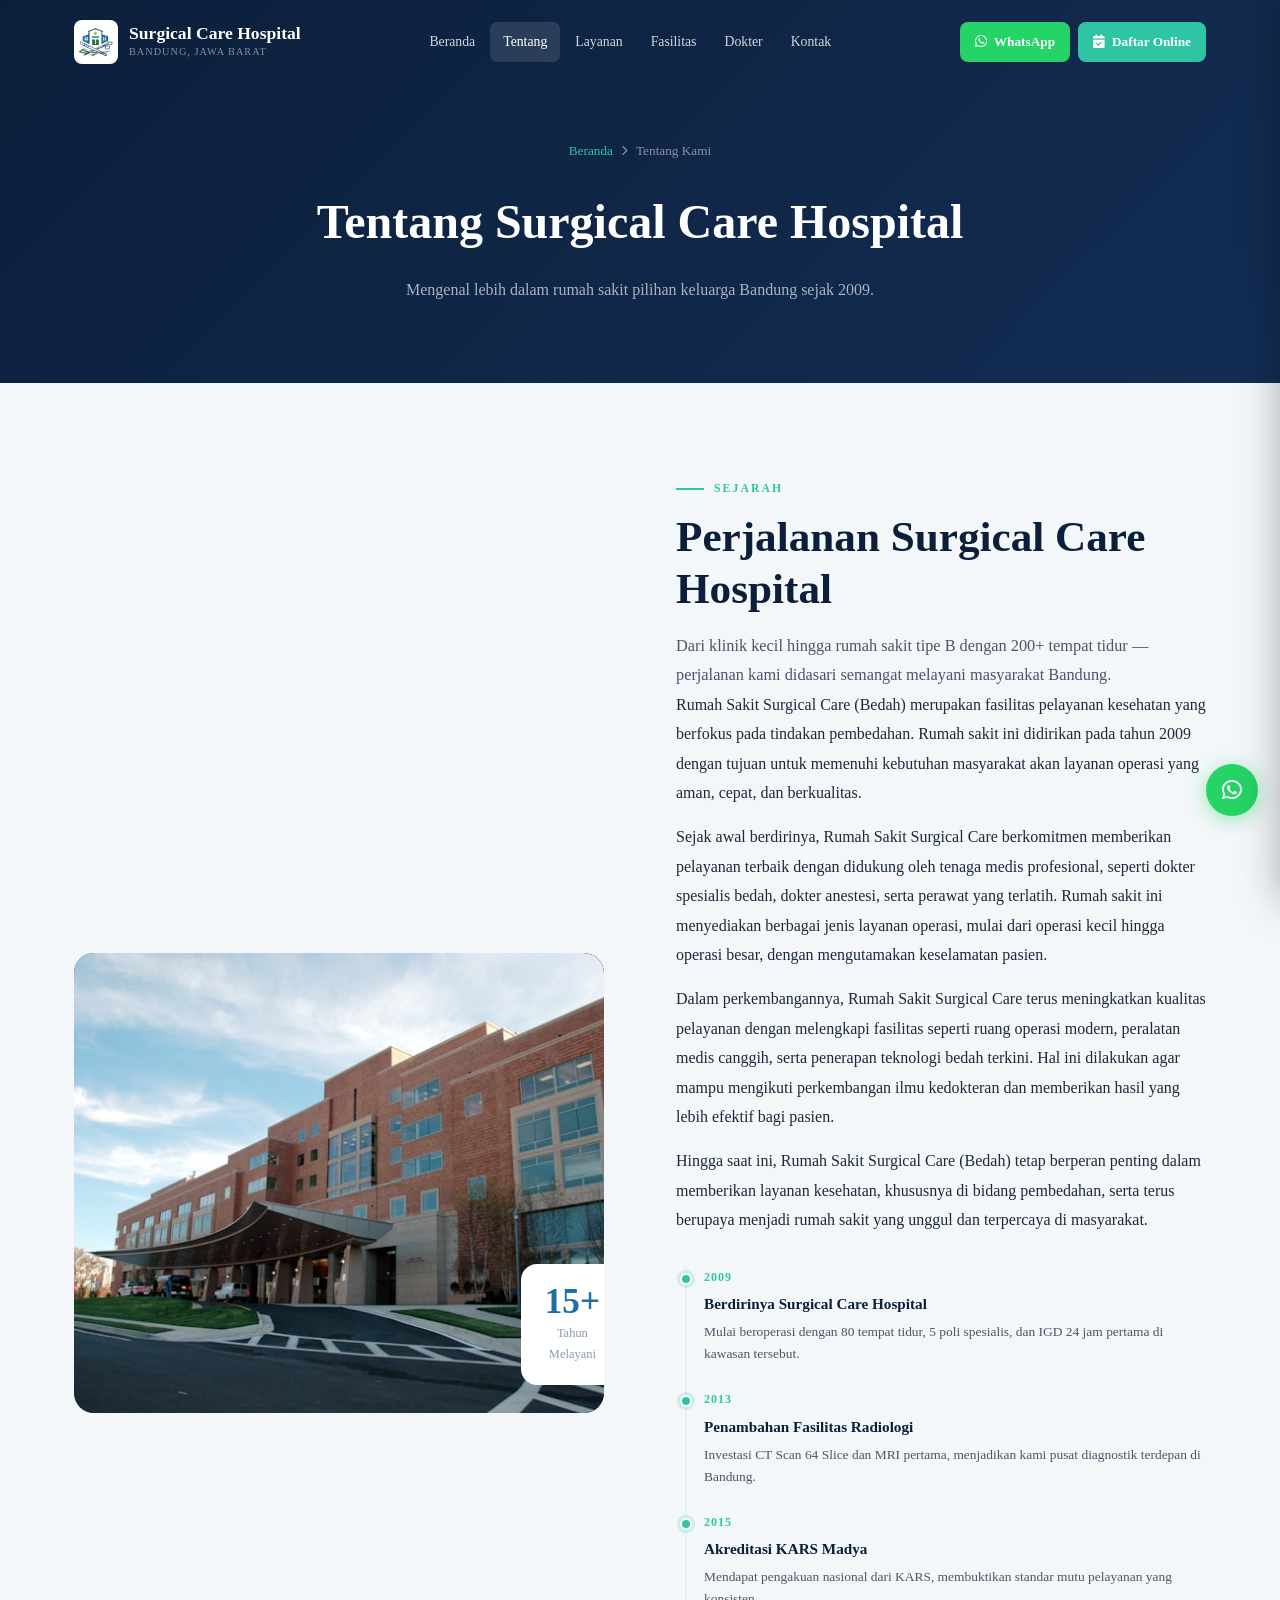
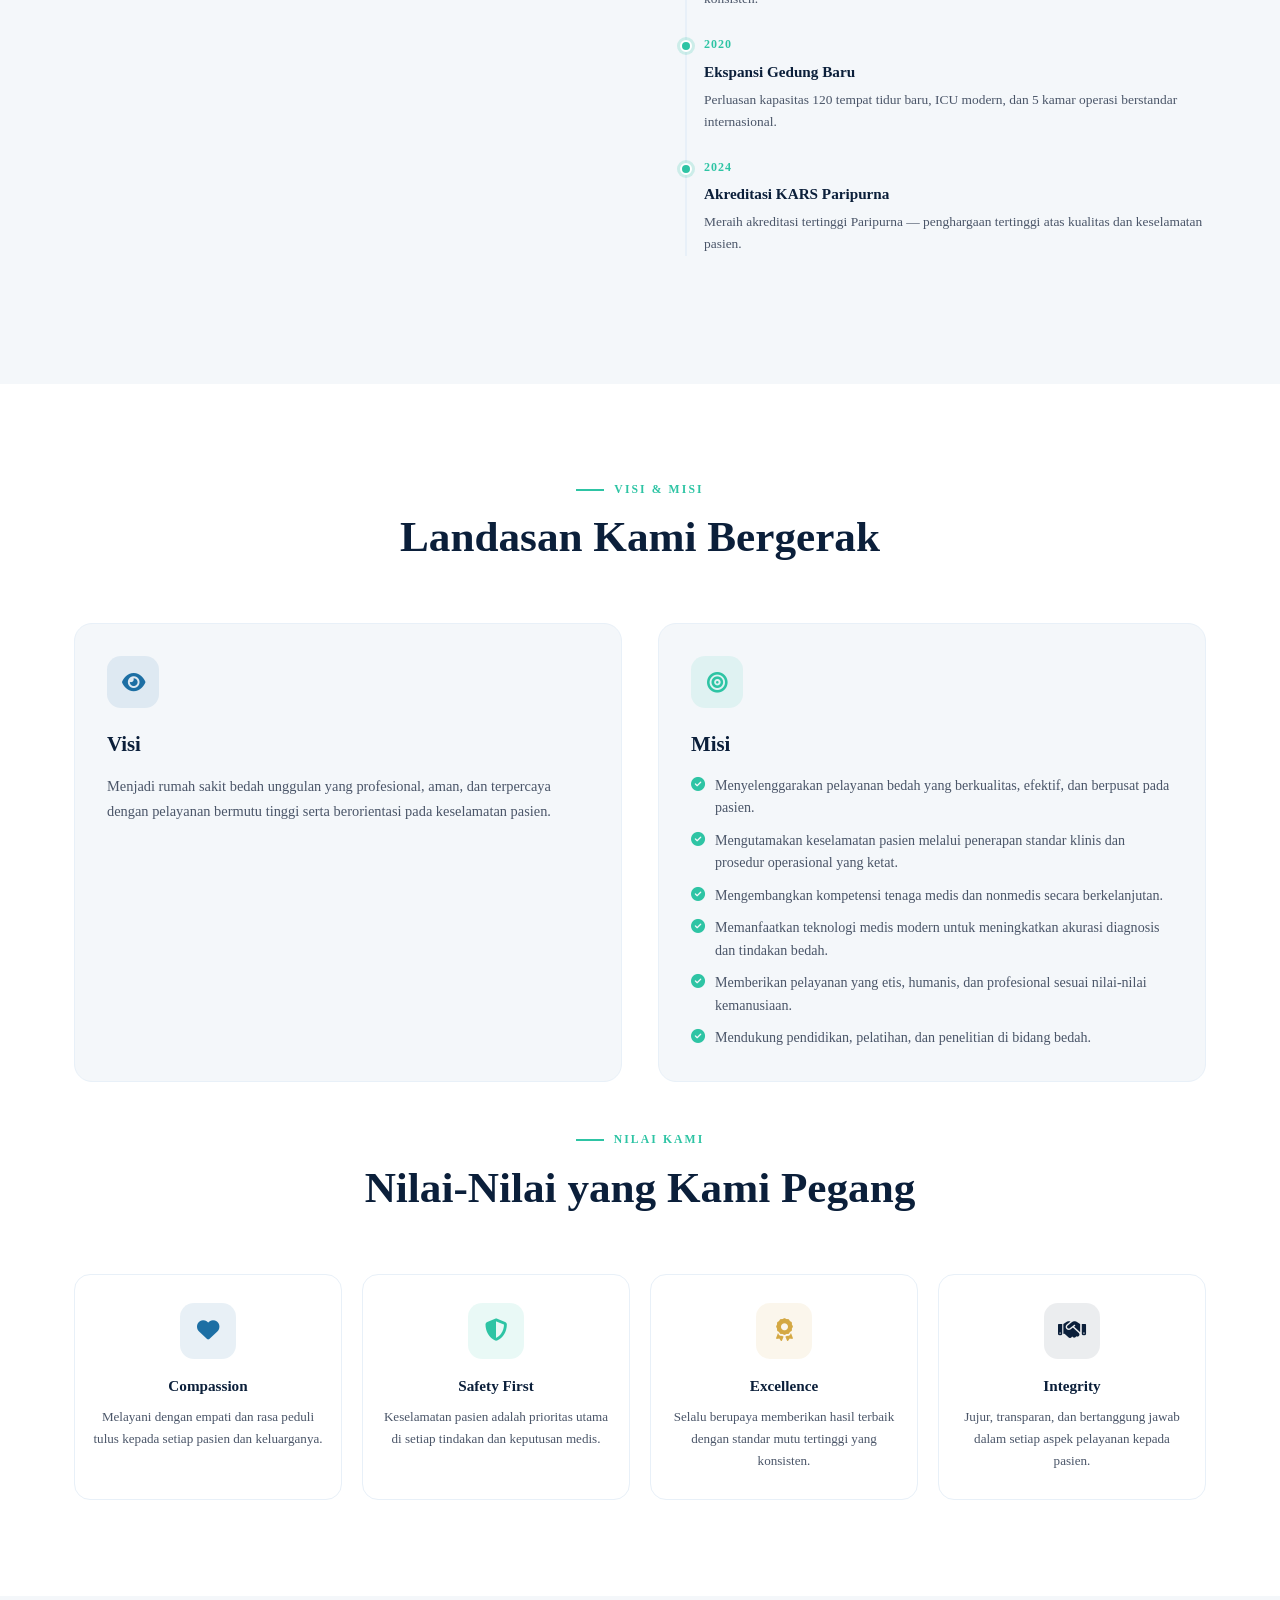
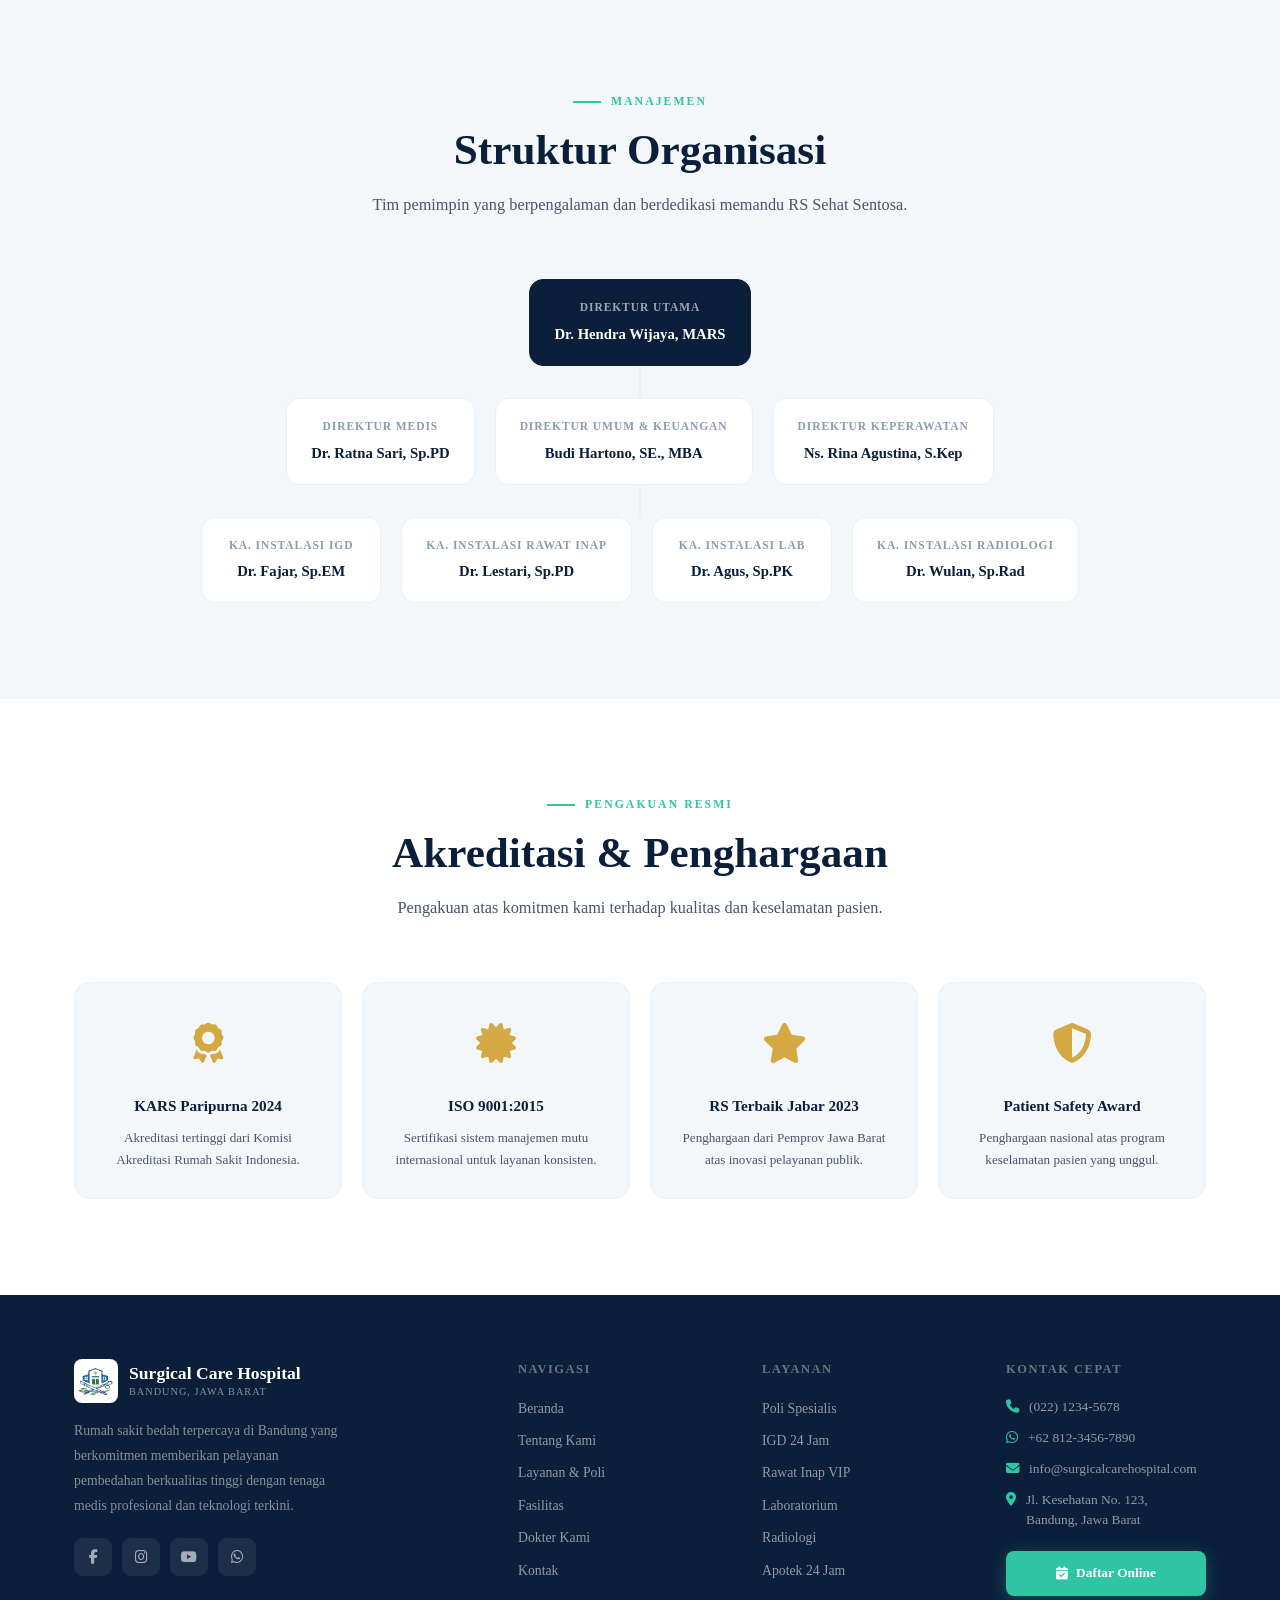
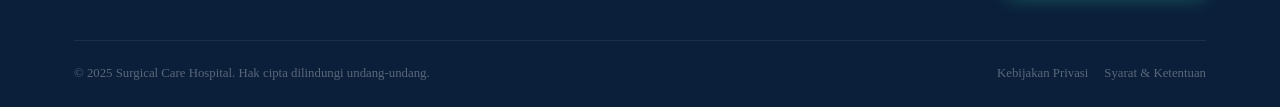
<file: pages/tentang.html>
<!DOCTYPE html>
<html lang="id">

<head>
  <meta charset="UTF-8" />
  <meta name="viewport" content="width=device-width, initial-scale=1.0" />
  <title>Tentang Kami — Surgical Care Hospital</title>
  <meta name="description" content="Sejarah, visi misi, dan akreditasi Surgical Care Hospital Bandung sejak 2009." />
  <link rel="preconnect" href="https://fonts.googleapis.com" />
  <link rel="preconnect" href="https://fonts.gstatic.com" crossorigin />
  <link
    href="https://fonts.googleapis.com/css2?family=Playfair+Display:ital,wght@0,600;0,700;1,600&family=DM+Sans:wght@300;400;500;600&display=swap"
    rel="stylesheet" />
  <link rel="stylesheet" href="https://cdnjs.cloudflare.com/ajax/libs/font-awesome/6.5.0/css/all.min.css" />
  <link rel="stylesheet" href="../css/style.css" />
</head>

<body>

  <!-- ============ NAVBAR ============ -->
  <nav id="navbar">
    <div class="container">
      <div class="nav-inner">
        <a href="../index.html" class="nav-logo">
          <img src="../img/logo.jpeg" class="nav-logo-img" alt="Logo Surgical Care Hospital" />
          <div>
            <div class="nav-logo-name">Surgical Care Hospital</div>
            <div class="nav-logo-tag">Bandung, Jawa Barat</div>
          </div>
        </a>
        <ul class="nav-menu">
          <li><a href="../index.html" data-page="index.html">Beranda</a></li>
          <li><a href="tentang.html" data-page="tentang.html">Tentang</a></li>
          <li class="has-drop">
            <a href="layanan.html" data-page="layanan.html">Layanan</a>
            <ul class="dropdown">
              <li><a href="layanan.html#poli">Poli Spesialis</a></li>
              <li><a href="layanan.html#igd">IGD 24 Jam</a></li>
              <li><a href="layanan.html#rawat">Rawat Inap</a></li>
            </ul>
          </li>
          <li><a href="fasilitas.html" data-page="fasilitas.html">Fasilitas</a></li>
          <li><a href="dokter.html" data-page="dokter.html">Dokter</a></li>
          <li><a href="kontak.html" data-page="kontak.html">Kontak</a></li>
        </ul>
        <div class="nav-btns">
          <a href="https://wa.me/6281234567890" class="nav-wa" target="_blank">
            <i class="fa-brands fa-whatsapp"></i> WhatsApp
          </a>
          <a href="#" class="nav-reg" onclick="openModal(); return false;">
            <i class="fa-solid fa-calendar-check"></i> Daftar Online
          </a>
        </div>
        <div class="garis3" id="garis3" onclick="toggleMobile()">
          <span></span><span></span><span></span>
        </div>
      </div>
    </div>
  </nav>

  <!-- Mobile Menu -->
  <div class="mob-menu" id="mobMenu">
    <a href="../index.html" onclick="closeMobile()">Beranda</a>
    <a href="tentang.html" onclick="closeMobile()">Tentang Kami</a>
    <a href="layanan.html" onclick="closeMobile()">Layanan & Poli</a>
    <a href="fasilitas.html" onclick="closeMobile()">Fasilitas</a>
    <a href="dokter.html" onclick="closeMobile()">Dokter</a>
    <a href="kontak.html" onclick="closeMobile()">Kontak</a>
    <div class="mob-btns">
      <a href="https://wa.me/6281234567890" class="btn btn-mint" target="_blank">
        <i class="fa-brands fa-whatsapp"></i> WhatsApp
      </a>
      <a href="#" class="btn btn-primary" onclick="closeMobile(); openModal(); return false;">
        <i class="fa-solid fa-calendar-check"></i> Daftar Online
      </a>
    </div>
  </div>
  <div class="mob-menu-backdrop" id="mobBackdrop" onclick="closeMobile()"></div>

  <!-- ============ PAGE HERO ============ -->
  <section class="page-hero">
    <div class="container">
      <div class="page-breadcrumb">
        <a href="../index.html">Beranda</a>
        <i class="fa-solid fa-chevron-right"></i>
        <span>Tentang Kami</span>
      </div>
      <h1 class="reveal">Tentang Surgical Care Hospital</h1>
      <p class="reveal d1">Mengenal lebih dalam rumah sakit pilihan keluarga Bandung sejak 2009.</p>
    </div>
  </section>

  <!-- ============ SEJARAH ============ -->
  <section id="sejarah">
    <div class="container">
      <div class="sejarah-grid">
        <div class="s-img reveal" style="padding:0; font-size:0;">
          <img src="../img/rumah-sakit.jpg" alt="Surgical Care Hospital"
            style="width:100%;height:100%;object-fit:cover;display:block;border-radius:20px;">
          <div class="s-badge">
            <div class="sb-num">15+</div>
            <div class="sb-lbl">Tahun<br>Melayani</div>
          </div>
        </div>
        <div>
          <div class="reveal">
            <div class="sec-label">Sejarah</div>
            <h2 class="sec-title">Perjalanan Surgical Care Hospital</h2>
            <p class="sec-sub">Dari klinik kecil hingga rumah sakit tipe B dengan 200+ tempat tidur — perjalanan kami
              didasari semangat melayani masyarakat Bandung.</p>
          </div>
          <div class="sejarah-paragraf reveal" style="margin-bottom: 28px; line-height: 1.85; color: var(--clr-text);">
            <p style="margin-bottom:14px;">
              Rumah Sakit Surgical Care (Bedah) merupakan fasilitas pelayanan kesehatan yang berfokus pada tindakan
              pembedahan. Rumah sakit ini didirikan pada tahun 2009 dengan tujuan untuk memenuhi kebutuhan masyarakat
              akan layanan operasi yang aman, cepat, dan berkualitas.
            </p>
            <p style="margin-bottom:14px;">
              Sejak awal berdirinya, Rumah Sakit Surgical Care berkomitmen memberikan pelayanan terbaik dengan didukung
              oleh tenaga medis profesional, seperti dokter spesialis bedah, dokter anestesi, serta perawat yang
              terlatih. Rumah sakit ini menyediakan berbagai jenis layanan operasi, mulai dari operasi kecil hingga
              operasi besar, dengan mengutamakan keselamatan pasien.
            </p>
            <p style="margin-bottom:14px;">
              Dalam perkembangannya, Rumah Sakit Surgical Care terus meningkatkan kualitas pelayanan dengan melengkapi
              fasilitas seperti ruang operasi modern, peralatan medis canggih, serta penerapan teknologi bedah terkini.
              Hal ini dilakukan agar mampu mengikuti perkembangan ilmu kedokteran dan memberikan hasil yang lebih
              efektif bagi pasien.
            </p>
            <p>
              Hingga saat ini, Rumah Sakit Surgical Care (Bedah) tetap berperan penting dalam memberikan layanan
              kesehatan, khususnya di bidang pembedahan, serta terus berupaya menjadi rumah sakit yang unggul dan
              terpercaya di masyarakat.
            </p>
          </div>
          <div class="timeline">
            <div class="tl-item reveal d1">
              <div class="tl-year">2009</div>
              <div class="tl-title">Berdirinya Surgical Care Hospital</div>
              <div class="tl-desc">Mulai beroperasi dengan 80 tempat tidur, 5 poli spesialis, dan IGD 24 jam pertama di
                kawasan tersebut.</div>
            </div>
            <div class="tl-item reveal d2">
              <div class="tl-year">2013</div>
              <div class="tl-title">Penambahan Fasilitas Radiologi</div>
              <div class="tl-desc">Investasi CT Scan 64 Slice dan MRI pertama, menjadikan kami pusat diagnostik terdepan
                di Bandung.</div>
            </div>
            <div class="tl-item reveal d3">
              <div class="tl-year">2015</div>
              <div class="tl-title">Akreditasi KARS Madya</div>
              <div class="tl-desc">Mendapat pengakuan nasional dari KARS, membuktikan standar mutu pelayanan yang
                konsisten.</div>
            </div>
            <div class="tl-item reveal d4">
              <div class="tl-year">2020</div>
              <div class="tl-title">Ekspansi Gedung Baru</div>
              <div class="tl-desc">Perluasan kapasitas 120 tempat tidur baru, ICU modern, dan 5 kamar operasi berstandar
                internasional.</div>
            </div>
            <div class="tl-item reveal d5">
              <div class="tl-year">2024</div>
              <div class="tl-title">Akreditasi KARS Paripurna</div>
              <div class="tl-desc">Meraih akreditasi tertinggi Paripurna — penghargaan tertinggi atas kualitas dan
                keselamatan pasien.</div>
            </div>
          </div>
        </div>
      </div>
    </div>
  </section>

  <!-- ============ VISI MISI ============ -->
  <section id="visi-misi">
    <div class="container">
      <div class="sec-hdr reveal" style="text-align:center">
        <div class="sec-label" style="justify-content:center">Visi & Misi</div>
        <h2 class="sec-title" style="margin: 0 auto 14px">Landasan Kami Bergerak</h2>
      </div>
      <div class="vm-grid">
        <div class="vm-card reveal">
          <div class="vm-icon ic-blue"><i class="fa-solid fa-eye"></i></div>
          <h3>Visi</h3>
          <p>Menjadi rumah sakit bedah unggulan yang profesional, aman, dan terpercaya dengan pelayanan bermutu tinggi
            serta berorientasi pada keselamatan pasien.</p>
        </div>
        <div class="vm-card reveal d1">
          <div class="vm-icon ic-mint"><i class="fa-solid fa-bullseye"></i></div>
          <h3>Misi</h3>
          <div class="misi-list">
            <div class="misi-item"><i class="fa-solid fa-check-circle"></i> Menyelenggarakan pelayanan bedah yang
              berkualitas, efektif, dan berpusat pada pasien.</div>
            <div class="misi-item"><i class="fa-solid fa-check-circle"></i> Mengutamakan keselamatan pasien melalui
              penerapan standar klinis dan prosedur operasional yang ketat.</div>
            <div class="misi-item"><i class="fa-solid fa-check-circle"></i> Mengembangkan kompetensi tenaga medis dan
              nonmedis secara berkelanjutan.</div>
            <div class="misi-item"><i class="fa-solid fa-check-circle"></i> Memanfaatkan teknologi medis modern untuk
              meningkatkan akurasi diagnosis dan tindakan bedah.</div>
            <div class="misi-item"><i class="fa-solid fa-check-circle"></i> Memberikan pelayanan yang etis, humanis, dan
              profesional sesuai nilai-nilai kemanusiaan.</div>
            <div class="misi-item"><i class="fa-solid fa-check-circle"></i> Mendukung pendidikan, pelatihan, dan
              penelitian di bidang bedah.</div>
          </div>
        </div>
      </div>

      <!-- Nilai-nilai -->
      <div class="sec-hdr reveal" style="text-align:center; margin-top: 24px">
        <div class="sec-label" style="justify-content:center">Nilai Kami</div>
        <h2 class="sec-title" style="margin: 0 auto 14px">Nilai-Nilai yang Kami Pegang</h2>
      </div>
      <div class="nilai-grid">
        <div class="nilai-card reveal">
          <div class="nilai-icon ic-blue"><i class="fa-solid fa-heart"></i></div>
          <h4>Compassion</h4>
          <p>Melayani dengan empati dan rasa peduli tulus kepada setiap pasien dan keluarganya.</p>
        </div>
        <div class="nilai-card reveal d1">
          <div class="nilai-icon ic-mint"><i class="fa-solid fa-shield-halved"></i></div>
          <h4>Safety First</h4>
          <p>Keselamatan pasien adalah prioritas utama di setiap tindakan dan keputusan medis.</p>
        </div>
        <div class="nilai-card reveal d2">
          <div class="nilai-icon ic-gold"><i class="fa-solid fa-award"></i></div>
          <h4>Excellence</h4>
          <p>Selalu berupaya memberikan hasil terbaik dengan standar mutu tertinggi yang konsisten.</p>
        </div>
        <div class="nilai-card reveal d3">
          <div class="nilai-icon ic-navy"><i class="fa-solid fa-handshake"></i></div>
          <h4>Integrity</h4>
          <p>Jujur, transparan, dan bertanggung jawab dalam setiap aspek pelayanan kepada pasien.</p>
        </div>
      </div>
    </div>
  </section>

  <!-- ============ STRUKTUR ORGANISASI ============ -->
  <section id="struktur">
    <div class="container">
      <div class="sec-hdr reveal" style="text-align:center">
        <div class="sec-label" style="justify-content:center">Manajemen</div>
        <h2 class="sec-title" style="margin: 0 auto 14px">Struktur Organisasi</h2>
        <p class="sec-sub" style="margin: 0 auto">Tim pemimpin yang berpengalaman dan berdedikasi memandu RS Sehat
          Sentosa.</p>
      </div>
      <div class="struktur-tree reveal d1">
        <div class="s-row">
          <div class="s-node top">
            <div class="s-jabatan">Direktur Utama</div>
            <div class="s-nama">Dr. Hendra Wijaya, MARS</div>
          </div>
        </div>
        <div class="s-connector"></div>
        <div class="s-row">
          <div class="s-node">
            <div class="s-jabatan">Direktur Medis</div>
            <div class="s-nama">Dr. Ratna Sari, Sp.PD</div>
          </div>
          <div class="s-node">
            <div class="s-jabatan">Direktur Umum & Keuangan</div>
            <div class="s-nama">Budi Hartono, SE., MBA</div>
          </div>
          <div class="s-node">
            <div class="s-jabatan">Direktur Keperawatan</div>
            <div class="s-nama">Ns. Rina Agustina, S.Kep</div>
          </div>
        </div>
        <div class="s-connector"></div>
        <div class="s-row">
          <div class="s-node">
            <div class="s-jabatan">Ka. Instalasi IGD</div>
            <div class="s-nama">Dr. Fajar, Sp.EM</div>
          </div>
          <div class="s-node">
            <div class="s-jabatan">Ka. Instalasi Rawat Inap</div>
            <div class="s-nama">Dr. Lestari, Sp.PD</div>
          </div>
          <div class="s-node">
            <div class="s-jabatan">Ka. Instalasi Lab</div>
            <div class="s-nama">Dr. Agus, Sp.PK</div>
          </div>
          <div class="s-node">
            <div class="s-jabatan">Ka. Instalasi Radiologi</div>
            <div class="s-nama">Dr. Wulan, Sp.Rad</div>
          </div>
        </div>
      </div>
    </div>
  </section>

  <!-- ============ AKREDITASI ============ -->
  <section id="akreditasi">
    <div class="container">
      <div class="sec-hdr reveal" style="text-align:center">
        <div class="sec-label" style="justify-content:center">Pengakuan Resmi</div>
        <h2 class="sec-title" style="margin: 0 auto 14px">Akreditasi & Penghargaan</h2>
        <p class="sec-sub" style="margin: 0 auto">Pengakuan atas komitmen kami terhadap kualitas dan keselamatan pasien.
        </p>
      </div>
      <div class="akr-grid">
        <div class="akr-card reveal">
          <div class="akr-icon"><i class="fa-solid fa-award"></i></div>
          <div class="akr-name">KARS Paripurna 2024</div>
          <div class="akr-desc">Akreditasi tertinggi dari Komisi Akreditasi Rumah Sakit Indonesia.</div>
        </div>
        <div class="akr-card reveal d1">
          <div class="akr-icon"><i class="fa-solid fa-certificate"></i></div>
          <div class="akr-name">ISO 9001:2015</div>
          <div class="akr-desc">Sertifikasi sistem manajemen mutu internasional untuk layanan konsisten.</div>
        </div>
        <div class="akr-card reveal d2">
          <div class="akr-icon"><i class="fa-solid fa-star"></i></div>
          <div class="akr-name">RS Terbaik Jabar 2023</div>
          <div class="akr-desc">Penghargaan dari Pemprov Jawa Barat atas inovasi pelayanan publik.</div>
        </div>
        <div class="akr-card reveal d3">
          <div class="akr-icon"><i class="fa-solid fa-shield-halved"></i></div>
          <div class="akr-name">Patient Safety Award</div>
          <div class="akr-desc">Penghargaan nasional atas program keselamatan pasien yang unggul.</div>
        </div>
      </div>
    </div>
  </section>

  <!-- ============ MODAL DAFTAR ONLINE ============ -->
  <div class="modal-overlay" id="modalOverlay">
    <div class="modal">
      <div class="modal-close" onclick="closeModal()"><i class="fa-solid fa-xmark"></i></div>
      <div class="modal-title">Daftar Online</div>
      <div class="modal-sub">Isi formulir berikut. Konfirmasi nomor antrian akan dikirim via WhatsApp.</div>
      <div id="modalSuccess" class="form-success" style="display:none">
        <i class="fa-solid fa-circle-check"></i>
        <h4>Pendaftaran Berhasil!</h4>
        <p>Nomor antrian Anda akan segera dikirim ke WhatsApp. Hadir 15 menit sebelum jadwal ya.</p>
        <button class="btn btn-outline" onclick="closeModal()" style="margin-top:16px">Tutup</button>
      </div>
      <form id="modalForm" novalidate>
        <div class="form-row">
          <div class="form-group">
            <label for="mNama">Nama Lengkap *</label>
            <input type="text" id="mNama" placeholder="Sesuai KTP">
            <div class="form-err" id="eMNama">Nama wajib diisi</div>
          </div>
          <div class="form-group">
            <label for="mNik">NIK *</label>
            <input type="text" id="mNik" placeholder="16 digit NIK" maxlength="16">
            <div class="form-err" id="eMNik">NIK harus 16 digit angka</div>
          </div>
        </div>
        <div class="form-row">
          <div class="form-group">
            <label for="mTtl">Tanggal Lahir *</label>
            <input type="date" id="mTtl">
            <div class="form-err" id="eMTtl">Tanggal lahir wajib diisi</div>
          </div>
          <div class="form-group">
            <label for="mTelp">No. WhatsApp *</label>
            <input type="tel" id="mTelp" placeholder="08xx-xxxx-xxxx">
            <div class="form-err" id="eMTelp">Nomor WhatsApp wajib diisi</div>
          </div>
        </div>
        <div class="form-row">
          <div class="form-group">
            <label for="mPoli">Pilih Poli *</label>
            <select id="mPoli">
              <option value="">— Pilih Poli —</option>
              <option>Poli Umum</option>
              <option>Poli Jantung</option>
              <option>Poli Anak</option>
              <option>Poli Kandungan</option>
              <option>Poli Penyakit Dalam</option>
              <option>Poli Bedah</option>
              <option>Poli Mata</option>
              <option>Poli Saraf</option>
              <option>Poli Ortopedi</option>
            </select>
            <div class="form-err" id="eMPoli">Poli wajib dipilih</div>
          </div>
          <div class="form-group">
            <label for="mJadwal">Tanggal Kunjungan *</label>
            <input type="date" id="mJadwal">
            <div class="form-err" id="eMJadwal">Tanggal kunjungan wajib diisi</div>
          </div>
        </div>
        <div class="form-group">
          <label for="mKeluhan">Keluhan Utama</label>
          <textarea id="mKeluhan" placeholder="Deskripsikan keluhan Anda (opsional)..."
            style="min-height:80px"></textarea>
        </div>
        <button type="submit" class="btn btn-mint" style="width:100%;justify-content:center" id="btnDaftar">
          <i class="fa-solid fa-calendar-check"></i> Kirim Pendaftaran
        </button>
      </form>
    </div>
  </div>

  <!-- ============ FOOTER ============ -->
  <footer>
    <div class="container">
      <div class="footer-grid">
        <div>
          <a href="../index.html" class="nav-logo" style="margin-bottom:16px; display:flex;">
            <img
              src="[data-uri]"
              class="nav-logo-img" alt="Logo Surgical Care Hospital" />
            <div>
              <div class="nav-logo-name">Surgical Care Hospital</div>
              <div class="nav-logo-tag">Bandung, Jawa Barat</div>
            </div>
          </a>
          <p class="footer-desc">Rumah sakit bedah terpercaya di Bandung yang berkomitmen memberikan pelayanan
            pembedahan berkualitas tinggi dengan tenaga medis profesional dan teknologi terkini.</p>
          <div class="footer-social">
            <a href="#" class="soc-btn"><i class="fa-brands fa-facebook-f"></i></a>
            <a href="#" class="soc-btn"><i class="fa-brands fa-instagram"></i></a>
            <a href="#" class="soc-btn"><i class="fa-brands fa-youtube"></i></a>
            <a href="https://wa.me/6281234567890" class="soc-btn" target="_blank"><i
                class="fa-brands fa-whatsapp"></i></a>
          </div>
        </div>
        <div>
          <div class="footer-title">Navigasi</div>
          <div class="footer-links">
            <a href="../index.html">Beranda</a>
            <a href="tentang.html">Tentang Kami</a>
            <a href="layanan.html">Layanan & Poli</a>
            <a href="fasilitas.html">Fasilitas</a>
            <a href="dokter.html">Dokter Kami</a>
            <a href="kontak.html">Kontak</a>
          </div>
        </div>
        <div>
          <div class="footer-title">Layanan</div>
          <div class="footer-links">
            <a href="layanan.html">Poli Spesialis</a>
            <a href="layanan.html#igd">IGD 24 Jam</a>
            <a href="layanan.html#rawat">Rawat Inap VIP</a>
            <a href="fasilitas.html">Laboratorium</a>
            <a href="fasilitas.html">Radiologi</a>
            <a href="fasilitas.html">Apotek 24 Jam</a>
          </div>
        </div>
        <div>
          <div class="footer-title">Kontak Cepat</div>
          <div class="fc-item"><i class="fa-solid fa-phone"></i><span>(022) 1234-5678</span></div>
          <div class="fc-item"><i class="fa-brands fa-whatsapp"></i><span>+62 812-3456-7890</span></div>
          <div class="fc-item"><i class="fa-solid fa-envelope"></i><span>info@surgicalcarehospital.com</span></div>
          <div class="fc-item"><i class="fa-solid fa-location-dot"></i><span>Jl. Kesehatan No. 123,<br>Bandung, Jawa
              Barat</span></div>
          <a href="#" onclick="openModal(); return false;" class="btn btn-mint"
            style="width:100%;justify-content:center;margin-top:10px;font-size:0.84rem;padding:11px">
            <i class="fa-solid fa-calendar-check"></i> Daftar Online
          </a>
        </div>
      </div>
      <div class="footer-bottom">
        <div class="footer-copy">© 2025 Surgical Care Hospital. Hak cipta dilindungi undang-undang.</div>
        <div class="footer-bl">
          <a href="#">Kebijakan Privasi</a>
          <a href="#">Syarat & Ketentuan</a>
        </div>
      </div>
    </div>
  </footer>

  <!-- Floating Buttons -->
  <a href="https://wa.me/6281234567890" class="float-wa" target="_blank" aria-label="Chat WhatsApp">
    <i class="fa-brands fa-whatsapp"></i>
  </a>
  <button class="back-top" id="backTop" aria-label="Kembali ke atas">
    <i class="fa-solid fa-chevron-up"></i>
  </button>

  <script src="../js/main.js"></script>
</body>

</html>
</file>
<file: css/style.css>
/* =============================================
   RS SEHAT SENTOSA � Global Stylesheet
   REORGANIZED & CLEANED
   ============================================= */

/* =============================================
   1. GLOBAL STYLES
   ============================================= */

/* ---------- Reset ---------- */

*,
*::before,
*::after {
  box-sizing: border-box;
  margin: 0;
  padding: 0;
}

html {
  scroll-behavior: smooth;
}

body {
  font-family:
    "" DM Sans "",
    system-ui,
    sans-serif;
  color: #1a2a3a;
  background: #ffffff;
  overflow-x: hidden;
  line-height: 1.7;
}

a {
  text-decoration: none;
  color: inherit;
}

img {
  max-width: 100%;
  display: block;
}

ul {
  list-style: none;
}

button {
  cursor: pointer;
  border: none;
  background: none;
  font-family: inherit;
}

input,
select,
textarea {
  font-family: inherit;
}

/* ---------- Layout ---------- */

.container {
  max-width: 1180px;
  margin: 0 auto;
  padding: 0 24px;
}

section {
  padding: 96px 0;
}

/* ---------- Scroll Animation ---------- */

.reveal {
  opacity: 0;
  transform: translateY(32px);
  transition:
    opacity 0.7s ease,
    transform 0.7s ease;
}

.reveal.visible {
  opacity: 1;
  transform: translateY(0);
}

.d1 {
  transition-delay: 0.1s;
}

.d2 {
  transition-delay: 0.2s;
}

.d3 {
  transition-delay: 0.3s;
}

.d4 {
  transition-delay: 0.4s;
}

.d5 {
  transition-delay: 0.5s;
}

/* ---------- Section Header ---------- */

.sec-label {
  font-size: 0.73rem;
  letter-spacing: 0.18em;
  text-transform: uppercase;
  color: #2ec4a4;
  display: flex;
  align-items: center;
  gap: 10px;
  margin-bottom: 12px;
  font-weight: 600;
}

.sec-label::before {
  content: "" "";
  width: 28px;
  height: 2px;
  background: #2ec4a4;
  flex-shrink: 0;
}

.sec-title {
  font-family:
    "" Playfair Display "",
    Georgia,
    serif;
  font-size: clamp(1.9rem, 4vw, 2.7rem);
  font-weight: 700;
  line-height: 1.2;
  color: #0b1f3a;
  margin-bottom: 16px;
}

.sec-sub {
  font-size: 1.02rem;
  color: #4a5568;
  max-width: 540px;
  line-height: 1.8;
}

.sec-hdr {
  margin-bottom: 60px;
}

/* ---------- Buttons ---------- */

.btn {
  display: inline-flex;
  align-items: center;
  gap: 8px;
  padding: 13px 26px;
  border-radius: 8px;
  font-size: 0.92rem;
  font-weight: 600;
  transition: all 0.3s ease;
}

.btn-primary {
  background: #1d6fa4;
  color: #fff;
  box-shadow: 0 4px 18px rgba(29, 111, 164, 0.3);
}

.btn-primary:hover {
  background: #132d54;
  transform: translateY(-2px);
  box-shadow: 0 8px 28px rgba(29, 111, 164, 0.4);
}

.btn-secondary {
  background: transparent;
  color: #fff;
  border: 1.5px solid rgba(255, 255, 255, 0.5);
}

.btn-secondary:hover {
  background: rgba(255, 255, 255, 0.1);
  border-color: #fff;
}

.btn-outline {
  background: transparent;
  color: #1d6fa4;
  border: 1.5px solid #1d6fa4;
}

.btn-outline:hover {
  background: #1d6fa4;
  color: #fff;
}

.btn-mint {
  background: #2ec4a4;
  color: #fff;
  box-shadow: 0 4px 18px rgba(46, 196, 164, 0.3);
}

.btn-mint:hover {
  background: #1faa8d;
  transform: translateY(-2px);
}

/* ---------- Color Helpers ---------- */

.ic-blue {
  background: rgba(29, 111, 164, 0.1);
  color: #1d6fa4;
}

.ic-mint {
  background: rgba(46, 196, 164, 0.1);
  color: #2ec4a4;
}

.ic-gold {
  background: rgba(212, 168, 67, 0.1);
  color: #d4a843;
}

.ic-navy {
  background: rgba(11, 31, 58, 0.08);
  color: #0b1f3a;
}

/* =============================================
   2. NAVIGATION & LAYOUT
   ============================================= */

/* ---------- NAVBAR ---------- */

#navbar {
  position: fixed;
  top: 0;
  left: 0;
  right: 0;
  z-index: 1000;
  padding: 20px 0;
  transition: all 0.35s ease;
}

#navbar.scrolled {
  background: rgba(11, 31, 58, 0.97);
  backdrop-filter: blur(14px);
  padding: 12px 0;
  box-shadow: 0 4px 24px rgba(0, 0, 0, 0.22);
}

.nav-inner {
  display: flex;
  align-items: center;
  justify-content: space-between;
  gap: 20px;
}

.nav-logo {
  display: flex;
  align-items: center;
  gap: 11px;
}

.nav-logo-img {
  width: 44px;
  height: 44px;
  object-fit: contain;
  border-radius: 8px;
  flex-shrink: 0;
  background: #fff;
  padding: 2px;
}

.nav-logo-icon {
  width: 40px;
  height: 40px;
  background: #2ec4a4;
  border-radius: 10px;
  display: flex;
  align-items: center;
  justify-content: center;
  color: #fff;
  font-size: 1.1rem;
  flex-shrink: 0;
}

.nav-logo-name {
  color: #fff;
  font-family:
    "" Playfair Display "",
    serif;
  font-size: 1.1rem;
  font-weight: 600;
  line-height: 1.15;
}

.nav-logo-tag {
  font-size: 0.64rem;
  opacity: 0.5;
  letter-spacing: 0.1em;
  text-transform: uppercase;
  font-weight: 400;
  color: #fff;
}

.nav-menu {
  display: flex;
  gap: 2px;
}

.nav-menu > li {
  position: relative;
}

.nav-menu a {
  display: block;
  color: rgba(255, 255, 255, 0.82);
  font-size: 0.86rem;
  font-weight: 500;
  padding: 8px 13px;
  border-radius: 7px;
  transition: all 0.25s ease;
}

.nav-menu a:hover {
  color: #fff;
  background: rgba(255, 255, 255, 0.1);
}

.nav-menu a.active {
  color: #fff;
  background: rgba(255, 255, 255, 0.12);
}

.has-drop > a::after {
  content: "" \f107"";
  font-family: "" Font Awesome 6 Free "";
  font-weight: 900;
  margin-left: 5px;
  font-size: 0.7rem;
  opacity: 0.7;
}

.dropdown {
  display: none;
  position: absolute;
  top: calc(100% + 10px);
  left: 0;
  min-width: 200px;
  background: #fff;
  border-radius: 12px;
  box-shadow: 0 20px 60px rgba(11, 31, 58, 0.16);
  overflow: hidden;
  z-index: 200;
}

.has-drop:hover .dropdown {
  display: block;
}

.dropdown a {
  color: #1a2a3a !important;
  padding: 11px 18px;
  border-radius: 0 !important;
  font-size: 0.86rem;
}

.dropdown a:hover {
  background: #f4f7fa !important;
  color: #1d6fa4 !important;
}

.nav-btns {
  display: flex;
  align-items: center;
  gap: 8px;
}

.nav-wa {
  display: inline-flex;
  align-items: center;
  gap: 7px;
  background: #25d366;
  color: #fff;
  padding: 9px 15px;
  border-radius: 8px;
  font-size: 0.83rem;
  font-weight: 600;
  transition: all 0.25s ease;
}

.nav-wa:hover {
  background: #1db954;
  transform: translateY(-1px);
}

.nav-reg {
  display: inline-flex;
  align-items: center;
  gap: 7px;
  background: #2ec4a4;
  color: #fff;
  padding: 9px 15px;
  border-radius: 8px;
  font-size: 0.83rem;
  font-weight: 600;
  transition: all 0.25s ease;
}

.nav-reg:hover {
  background: #1faa8d;
  transform: translateY(-1px);
}

/* Garis3 Menu */

.garis3 {
  display: none;
  flex-direction: column;
  gap: 5px;
  cursor: pointer;
  padding: 6px;
}

.garis3 span {
  display: block;
  width: 24px;
  height: 2px;
  background: #fff;
  border-radius: 2px;
  transition: all 0.3s ease;
}

.garis3.open span:nth-child(1) {
  transform: none;
  opacity: 0.5;
}

.garis3.open span:nth-child(2) {
  opacity: 0.5;
}

.garis3.open span:nth-child(3) {
  transform: none;
  opacity: 0.5;
}

/* Mobile Menu Sidebar Drawer */

.mob-menu {
  display: block;
  position: fixed;
  top: 0;
  right: -280px;
  width: 270px;
  height: 100%;
  background: #0b1f3a;
  z-index: 999;
  flex-direction: column;
  gap: 0;
  padding: 80px 0 40px;
  overflow-y: auto;
  box-shadow: -8px 0 40px rgba(0, 0, 0, 0.35);
  transition: right 0.35s cubic-bezier(0.4, 0, 0.2, 1);
}

.mob-menu.open {
  right: 0;
}

.mob-menu-backdrop {
  display: none;
  position: fixed;
  inset: 0;
  background: rgba(11, 31, 58, 0.45);
  z-index: 998;
  backdrop-filter: blur(2px);
  transition: opacity 0.35s ease;
  opacity: 0;
}

.mob-menu-backdrop.open {
  display: block;
  opacity: 1;
}

.mob-menu a {
  color: rgba(255, 255, 255, 0.8);
  font-size: 0.95rem;
  font-family:
    "" DM Sans "",
    sans-serif;
  font-weight: 500;
  padding: 14px 24px;
  width: 100%;
  text-align: left;
  border-bottom: 1px solid rgba(255, 255, 255, 0.07);
  transition: all 0.2s ease;
  display: block;
}

.mob-menu a:hover {
  color: #2ec4a4;
  background: rgba(255, 255, 255, 0.04);
  padding-left: 30px;
}

.mob-btns {
  display: flex;
  flex-direction: column;
  gap: 10px;
  padding: 20px 16px 0;
  margin-top: 10px;
}

.mob-btns a {
  border-radius: 10px;
  font-size: 0.88rem;
  justify-content: center;
}

/* ---------- Floating Buttons ---------- */

.float-wa {
  position: fixed;
  bottom: 84px;
  right: 22px;
  z-index: 900;
  width: 52px;
  height: 52px;
  background: #25d366;
  border-radius: 50%;
  display: flex;
  align-items: center;
  justify-content: center;
  color: #fff;
  font-size: 1.4rem;
  box-shadow: 0 4px 20px rgba(37, 211, 102, 0.45);
  transition: all 0.3s ease;
}

.float-wa:hover {
  transform: scale(1.1);
  box-shadow: 0 6px 28px rgba(37, 211, 102, 0.55);
}

.back-top {
  position: fixed;
  bottom: 22px;
  right: 22px;
  z-index: 900;
  width: 44px;
  height: 44px;
  background: #0b1f3a;
  border-radius: 10px;
  display: flex;
  align-items: center;
  justify-content: center;
  color: #fff;
  font-size: 0.9rem;
  box-shadow: 0 8px 32px rgba(11, 31, 58, 0.12);
  transition: all 0.3s ease;
  opacity: 0;
  pointer-events: none;
}

.back-top.visible {
  opacity: 1;
  pointer-events: auto;
}

.back-top:hover {
  background: #1d6fa4;
  transform: translateY(-3px);
}

/* =============================================
   3. MODAL & FORMS
   ============================================= */

/* ---------- Modal Daftar Online ---------- */

.modal-overlay {
  display: none;
  position: fixed;
  inset: 0;
  background: rgba(11, 31, 58, 0.6);
  backdrop-filter: blur(4px);
  z-index: 2000;
  align-items: center;
  justify-content: center;
  padding: 20px;
}

.modal-overlay.open {
  display: flex;
}

.modal {
  background: #fff;
  border-radius: 22px;
  padding: 38px;
  max-width: 560px;
  width: 100%;
  box-shadow: 0 20px 60px rgba(11, 31, 58, 0.25);
  position: relative;
  max-height: 92vh;
  overflow-y: auto;
}

.modal-close {
  position: absolute;
  top: 16px;
  right: 16px;
  width: 36px;
  height: 36px;
  background: #f4f7fa;
  border-radius: 50%;
  display: flex;
  align-items: center;
  justify-content: center;
  font-size: 1rem;
  color: #4a5568;
  transition: all 0.25s ease;
  cursor: pointer;
}

.modal-close:hover {
  background: #e8f0f8;
  color: #0b1f3a;
}

.modal-title {
  font-family:
    "" Playfair Display "",
    serif;
  font-size: 1.55rem;
  font-weight: 700;
  color: #0b1f3a;
  margin-bottom: 5px;
}

.modal-sub {
  font-size: 0.87rem;
  color: #4a5568;
  margin-bottom: 26px;
}

/* ---------- Form Global ---------- */

.form-group {
  margin-bottom: 16px;
}

.form-group label {
  display: block;
  font-size: 0.83rem;
  font-weight: 600;
  color: #0b1f3a;
  margin-bottom: 6px;
}

.form-group input,
.form-group select,
.form-group textarea {
  width: 100%;
  padding: 12px 14px;
  border: 1.5px solid #e8f0f8;
  border-radius: 9px;
  font-size: 0.9rem;
  color: #1a2a3a;
  background: #f4f7fa;
  transition: all 0.25s ease;
  outline: none;
  -webkit-appearance: none;
  appearance: none;
}

.form-group input:focus,
.form-group select:focus,
.form-group textarea:focus {
  border-color: #1d6fa4;
  background: #fff;
  box-shadow: 0 0 0 3px rgba(29, 111, 164, 0.08);
}

.form-group textarea {
  resize: vertical;
  min-height: 108px;
}

.form-row {
  display: grid;
  grid-template-columns: 1fr 1fr;
  gap: 13px;
}

.form-err {
  color: #e53e3e;
  font-size: 0.77rem;
  margin-top: 5px;
  display: none;
}

.form-success {
  display: none;
  text-align: center;
  padding: 28px;
  background: rgba(46, 196, 164, 0.06);
  border-radius: 12px;
  border: 1.5px solid rgba(46, 196, 164, 0.2);
}

.form-success i {
  font-size: 2.5rem;
  color: #2ec4a4;
  margin-bottom: 10px;
  display: block;
}

.form-success h4 {
  font-size: 1.05rem;
  font-weight: 700;
  color: #0b1f3a;
  margin-bottom: 5px;
}

.form-success p {
  font-size: 0.86rem;
  color: #4a5568;
}

/* =============================================
   4. INDEX PAGE STYLES
   ============================================= */

/* ---------- HERO ---------- */

#hero {
  min-height: 100vh;
  background: linear-gradient(135deg, #0b1f3a 0%, #132d54 55%, #1a4475 100%);
  display: flex;
  align-items: center;
  padding: 130px 0 80px;
  position: relative;
  overflow: hidden;
}

.hero-glow1 {
  position: absolute;
  width: 500px;
  height: 500px;
  border-radius: 50%;
  background: radial-gradient(
    circle,
    rgba(46, 196, 164, 0.13) 0%,
    transparent 70%
  );
  top: -100px;
  right: 10%;
  pointer-events: none;
}

.hero-glow2 {
  position: absolute;
  width: 400px;
  height: 400px;
  border-radius: 50%;
  background: radial-gradient(
    circle,
    rgba(59, 158, 208, 0.1) 0%,
    transparent 70%
  );
  bottom: -80px;
  left: 5%;
  pointer-events: none;
}

.hero-gridlines {
  position: absolute;
  inset: 0;
  background-image:
    linear-gradient(rgba(255, 255, 255, 0.025) 1px, transparent 1px),
    linear-gradient(90deg, rgba(255, 255, 255, 0.025) 1px, transparent 1px);
  background-size: 64px 64px;
  pointer-events: none;
}

.hero-inner {
  position: relative;
  z-index: 2;
  display: grid;
  grid-template-columns: 1fr 1fr;
  gap: 64px;
  align-items: center;
}

.hero-badge {
  display: inline-flex;
  align-items: center;
  gap: 8px;
  background: rgba(46, 196, 164, 0.15);
  border: 1px solid rgba(46, 196, 164, 0.3);
  color: #2ec4a4;
  padding: 7px 16px;
  border-radius: 100px;
  font-size: 0.78rem;
  font-weight: 600;
  letter-spacing: 0.06em;
  margin-bottom: 22px;
}

.hero-dot {
  width: 7px;
  height: 7px;
  border-radius: 50%;
  background: #2ec4a4;
}

.hero-title {
  font-family:
    "" Playfair Display "",
    serif;
  font-size: clamp(2.4rem, 4.5vw, 3.6rem);
  font-weight: 700;
  color: #fff;
  line-height: 1.15;
  margin-bottom: 18px;
}

.hero-title em {
  font-style: italic;
  color: #2ec4a4;
}

.hero-tagline {
  font-size: 1.05rem;
  color: rgba(255, 255, 255, 0.68);
  line-height: 1.85;
  max-width: 460px;
  margin-bottom: 34px;
}

.hero-actions {
  display: flex;
  gap: 12px;
  flex-wrap: wrap;
  margin-bottom: 52px;
}

.hero-stats {
  display: flex;
}

.hero-stat {
  border-left: 2px solid rgba(255, 255, 255, 0.12);
  padding: 0 32px 0 20px;
}

.hero-stat:first-child {
  padding-left: 0;
  border-left: none;
}

.hero-num {
  font-family:
    "" Playfair Display "",
    serif;
  font-size: 2rem;
  font-weight: 700;
  color: #fff;
  line-height: 1;
}

.hero-num span {
  color: #2ec4a4;
}

.hero-stat-lbl {
  font-size: 0.78rem;
  color: rgba(255, 255, 255, 0.5);
  margin-top: 4px;
}

/* Hero Visual Card */

.hero-visual {
  position: relative;
  display: flex;
  justify-content: center;
}

.hero-main-card {
  background: rgba(255, 255, 255, 0.07);
  border: 1px solid rgba(255, 255, 255, 0.12);
  backdrop-filter: blur(16px);
  border-radius: 24px;
  padding: 32px;
  width: 330px;
  position: relative;
  z-index: 1;
}

.card-header {
  display: flex;
  align-items: center;
  gap: 14px;
  margin-bottom: 28px;
}

.card-icon {
  width: 48px;
  height: 48px;
  background: #2ec4a4;
  border-radius: 12px;
  display: flex;
  align-items: center;
  justify-content: center;
  color: #fff;
  font-size: 1.3rem;
  flex-shrink: 0;
}

.card-title {
  color: #fff;
  font-weight: 600;
  font-size: 1rem;
}

.card-sub {
  color: rgba(255, 255, 255, 0.5);
  font-size: 0.8rem;
}

.sch-item {
  display: flex;
  align-items: center;
  justify-content: space-between;
  padding: 12px 14px;
  background: rgba(255, 255, 255, 0.06);
  border-radius: 10px;
  border: 1px solid rgba(255, 255, 255, 0.08);
  margin-bottom: 8px;
}

.sch-left {
  display: flex;
  align-items: center;
  gap: 10px;
}

.sch-dot {
  width: 8px;
  height: 8px;
  border-radius: 50%;
  flex-shrink: 0;
}

.sch-name {
  color: rgba(255, 255, 255, 0.85);
  font-size: 0.85rem;
  font-weight: 500;
}

.sch-time {
  color: rgba(255, 255, 255, 0.45);
  font-size: 0.78rem;
}

.sch-badge {
  font-size: 0.72rem;
  font-weight: 600;
  padding: 3px 10px;
  border-radius: 100px;
}

.b-open {
  background: rgba(46, 196, 164, 0.2);
  color: #2ec4a4;
}

.b-busy {
  background: rgba(212, 168, 67, 0.2);
  color: #d4a843;
}

.hero-float2 {
  position: absolute;
  top: -20px;
  right: -28px;
  background: #fff;
  border-radius: 14px;
  padding: 14px 18px;
  box-shadow: 0 20px 60px rgba(11, 31, 58, 0.16);
  display: flex;
  align-items: center;
  gap: 10px;
  z-index: 3;
}

.hf2-icon {
  width: 36px;
  height: 36px;
  background: rgba(212, 168, 67, 0.1);
  border-radius: 9px;
  display: flex;
  align-items: center;
  justify-content: center;
  color: #d4a843;
  font-size: 0.95rem;
  flex-shrink: 0;
}

.hf2-val {
  font-size: 0.8rem;
  font-weight: 600;
  color: #0b1f3a;
}

.hf2-sub {
  color: #8a9bb0;
  font-size: 0.7rem;
}

/* ---------- LAYANAN SINGKAT ---------- */

#layanan-singkat {
  background: #fff;
}

.ls-grid {
  display: grid;
  grid-template-columns: repeat(4, 1fr);
  gap: 20px;
}

.ls-card {
  text-align: center;
  padding: 32px 22px;
  border-radius: 16px;
  border: 1.5px solid #e8f0f8;
  transition: all 0.3s ease;
}

.ls-card:hover {
  border-color: #2ec4a4;
  box-shadow: 0 8px 32px rgba(11, 31, 58, 0.1);
  transform: translateY(-4px);
}

.ls-icon {
  width: 60px;
  height: 60px;
  border-radius: 16px;
  display: flex;
  align-items: center;
  justify-content: center;
  font-size: 1.5rem;
  margin: 0 auto 18px;
}

.ls-name {
  font-size: 1rem;
  font-weight: 700;
  color: #0b1f3a;
  margin-bottom: 8px;
}

.ls-desc {
  font-size: 0.84rem;
  color: #4a5568;
  line-height: 1.7;
}

/* ---------- TESTIMONI ---------- */

#testimoni {
  background: #f4f7fa;
}

.testi-grid {
  display: grid;
  grid-template-columns: repeat(3, 1fr);
  gap: 22px;
}

.testi-card {
  background: #fff;
  border-radius: 18px;
  padding: 28px;
  border: 1px solid #e8f0f8;
  transition: all 0.3s ease;
}

.testi-card:hover {
  box-shadow: 0 8px 32px rgba(11, 31, 58, 0.1);
  transform: translateY(-4px);
}

.testi-stars {
  color: #d4a843;
  font-size: 0.85rem;
  margin-bottom: 14px;
  letter-spacing: 2px;
}

.testi-text {
  font-size: 0.9rem;
  color: #4a5568;
  line-height: 1.8;
  margin-bottom: 20px;
  font-style: italic;
}

.testi-author {
  display: flex;
  align-items: center;
  gap: 12px;
}

.testi-avatar {
  width: 44px;
  height: 44px;
  border-radius: 50%;
  display: flex;
  align-items: center;
  justify-content: center;
  color: #fff;
  font-size: 1rem;
  font-weight: 700;
  flex-shrink: 0;
}

.testi-name {
  font-weight: 600;
  color: #0b1f3a;
  font-size: 0.9rem;
}

.testi-det {
  font-size: 0.78rem;
  color: #8a9bb0;
}

/* ---------- CTA BANNER ---------- */

#cta {
  background: linear-gradient(135deg, #0b1f3a, #132d54);
  padding: 80px 0;
}

.cta-inner {
  display: flex;
  align-items: center;
  justify-content: space-between;
  gap: 40px;
  flex-wrap: wrap;
}

.cta-text h2 {
  font-family:
    "" Playfair Display "",
    serif;
  font-size: clamp(1.8rem, 3vw, 2.4rem);
  font-weight: 700;
  color: #fff;
  margin-bottom: 12px;
}

.cta-text p {
  font-size: 1rem;
  color: rgba(255, 255, 255, 0.65);
  max-width: 520px;
}

.cta-btns {
  display: flex;
  gap: 12px;
  flex-wrap: wrap;
}

/* =============================================
   5. TENTANG PAGE STYLES
   ============================================= */

/* ---------- Page Hero ---------- */

.page-hero {
  background: linear-gradient(135deg, #0b1f3a 0%, #132d54 100%);
  padding: 140px 0 80px;
  text-align: center;
}

.page-hero h1 {
  font-family:
    "" Playfair Display "",
    serif;
  font-size: clamp(2rem, 5vw, 3rem);
  font-weight: 700;
  color: #fff;
  margin-bottom: 14px;
}

.page-hero p {
  font-size: 1rem;
  color: rgba(255, 255, 255, 0.65);
  max-width: 520px;
  margin: 0 auto;
}

.page-breadcrumb {
  display: flex;
  align-items: center;
  justify-content: center;
  gap: 8px;
  margin-bottom: 18px;
  font-size: 0.83rem;
  color: rgba(255, 255, 255, 0.5);
}

.page-breadcrumb a {
  color: #2ec4a4;
}

.page-breadcrumb i {
  font-size: 0.65rem;
}

/* ---------- SEJARAH ---------- */

#sejarah {
  background: #f4f7fa;
}

.sejarah-grid {
  display: grid;
  grid-template-columns: 1fr 1fr;
  gap: 72px;
  align-items: center;
}

.s-img {
  border-radius: 20px;
  overflow: hidden;
  height: 460px;
  background: linear-gradient(135deg, #1d6fa4, #0b1f3a);
  display: flex;
  align-items: center;
  justify-content: center;
  color: rgba(255, 255, 255, 0.1);
  font-size: 7rem;
  position: relative;
}

.s-badge {
  position: absolute;
  bottom: 28px;
  right: -20px;
  background: #fff;
  border-radius: 16px;
  padding: 20px 24px;
  box-shadow: 0 20px 60px rgba(11, 31, 58, 0.16);
  text-align: center;
}

.sb-num {
  font-family:
    "" Playfair Display "",
    serif;
  font-size: 2.2rem;
  font-weight: 700;
  color: #1d6fa4;
  line-height: 1;
}

.sb-lbl {
  font-size: 0.78rem;
  color: #8a9bb0;
  margin-top: 4px;
}

.timeline {
  position: relative;
  padding-left: 28px;
  margin: 32px 0;
}

.timeline::before {
  content: "" "";
  position: absolute;
  left: 9px;
  top: 0;
  bottom: 0;
  width: 2px;
  background: #e8f0f8;
}

.tl-item {
  position: relative;
  padding-bottom: 24px;
}

.tl-item:last-child {
  padding-bottom: 0;
}

.tl-item::before {
  content: "" "";
  position: absolute;
  left: -24px;
  top: 6px;
  width: 12px;
  height: 12px;
  border-radius: 50%;
  background: #2ec4a4;
  border: 2px solid #fff;
  box-shadow: 0 0 0 3px rgba(46, 196, 164, 0.2);
}

.tl-year {
  font-size: 0.75rem;
  font-weight: 600;
  color: #2ec4a4;
  letter-spacing: 0.08em;
  margin-bottom: 4px;
}

.tl-title {
  font-size: 0.95rem;
  font-weight: 600;
  color: #0b1f3a;
  margin-bottom: 4px;
}

.tl-desc {
  font-size: 0.84rem;
  color: #4a5568;
  line-height: 1.65;
}

/* ---------- VISI MISI ---------- */

#visi-misi {
  background: #fff;
}

.vm-grid {
  display: grid;
  grid-template-columns: 1fr 1fr;
  gap: 36px;
  margin-bottom: 48px;
}

.vm-card {
  background: #f4f7fa;
  border-radius: 18px;
  padding: 32px;
  border: 1.5px solid #e8f0f8;
  transition: all 0.3s ease;
}

.vm-card:hover {
  border-color: #2ec4a4;
  box-shadow: 0 8px 32px rgba(11, 31, 58, 0.1);
  transform: translateY(-3px);
}

.vm-icon {
  width: 52px;
  height: 52px;
  border-radius: 14px;
  display: flex;
  align-items: center;
  justify-content: center;
  font-size: 1.3rem;
  margin-bottom: 18px;
}

.vm-card h3 {
  font-family:
    "" Playfair Display "",
    serif;
  font-size: 1.3rem;
  font-weight: 700;
  color: #0b1f3a;
  margin-bottom: 12px;
}

.vm-card p {
  font-size: 0.9rem;
  color: #4a5568;
  line-height: 1.75;
  margin-bottom: 16px;
}

.misi-list {
  display: flex;
  flex-direction: column;
  gap: 10px;
}

.misi-item {
  display: flex;
  align-items: flex-start;
  gap: 10px;
  font-size: 0.88rem;
  color: #4a5568;
  line-height: 1.6;
}

.misi-item i {
  color: #2ec4a4;
  margin-top: 3px;
  flex-shrink: 0;
}

/* ---------- NILAI-NILAI ---------- */

.nilai-grid {
  display: grid;
  grid-template-columns: repeat(4, 1fr);
  gap: 20px;
}

.nilai-card {
  text-align: center;
  padding: 28px 18px;
  border-radius: 16px;
  border: 1.5px solid #e8f0f8;
  transition: all 0.3s ease;
}

.nilai-card:hover {
  border-color: #1d6fa4;
  box-shadow: 0 8px 32px rgba(11, 31, 58, 0.1);
  transform: translateY(-3px);
}

.nilai-icon {
  width: 56px;
  height: 56px;
  border-radius: 14px;
  display: flex;
  align-items: center;
  justify-content: center;
  font-size: 1.4rem;
  margin: 0 auto 14px;
}

.nilai-card h4 {
  font-size: 0.95rem;
  font-weight: 700;
  color: #0b1f3a;
  margin-bottom: 8px;
}

.nilai-card p {
  font-size: 0.82rem;
  color: #4a5568;
  line-height: 1.65;
}

/* ---------- STRUKTUR ORGANISASI ---------- */

#struktur {
  background: #f4f7fa;
}

.struktur-tree {
  display: flex;
  flex-direction: column;
  align-items: center;
  gap: 0;
}

.s-row {
  display: flex;
  justify-content: center;
  gap: 20px;
  position: relative;
  margin-bottom: 0;
}

.s-node {
  background: #fff;
  border-radius: 14px;
  padding: 18px 24px;
  border: 1.5px solid #e8f0f8;
  text-align: center;
  min-width: 180px;
  transition: all 0.3s ease;
}

.s-node:hover {
  border-color: #1d6fa4;
  box-shadow: 0 8px 24px rgba(11, 31, 58, 0.1);
}

.s-node.top {
  background: #0b1f3a;
  border-color: #0b1f3a;
}

.s-node.top .s-jabatan {
  color: rgba(255, 255, 255, 0.6);
}

.s-node.top .s-nama {
  color: #fff;
}

.s-jabatan {
  font-size: 0.72rem;
  font-weight: 600;
  color: #8a9bb0;
  text-transform: uppercase;
  letter-spacing: 0.08em;
  margin-bottom: 4px;
}

.s-nama {
  font-size: 0.92rem;
  font-weight: 700;
  color: #0b1f3a;
}

.s-connector {
  width: 2px;
  height: 32px;
  background: #e8f0f8;
  margin: 0 auto;
}

.s-connector-h {
  display: flex;
  align-items: center;
  justify-content: center;
  gap: 0;
  margin-bottom: 0;
}

/* ---------- AKREDITASI ---------- */

#akreditasi {
  background: #fff;
}

.akr-grid {
  display: grid;
  grid-template-columns: repeat(4, 1fr);
  gap: 20px;
}

.akr-card {
  background: #f4f7fa;
  border-radius: 16px;
  padding: 28px;
  border: 1.5px solid #e8f0f8;
  text-align: center;
  transition: all 0.3s ease;
}

.akr-card:hover {
  border-color: #d4a843;
  box-shadow: 0 8px 32px rgba(11, 31, 58, 0.1);
  transform: translateY(-4px);
}

.akr-icon {
  font-size: 2.5rem;
  color: #d4a843;
  margin-bottom: 14px;
}

.akr-name {
  font-size: 0.95rem;
  font-weight: 700;
  color: #0b1f3a;
  margin-bottom: 8px;
}

.akr-desc {
  font-size: 0.82rem;
  color: #4a5568;
  line-height: 1.65;
}

/* =============================================
   6. DOKTER PAGE STYLES
   ============================================= */

#dokter {
  background: #f4f7fa;
}

/* ---------- Filter ---------- */

.filter-row {
  display: flex;
  gap: 8px;
  flex-wrap: wrap;
  margin-bottom: 36px;
}

.filter-btn {
  padding: 8px 18px;
  border-radius: 100px;
  font-size: 0.83rem;
  font-weight: 600;
  background: #fff;
  color: #4a5568;
  border: 1.5px solid #e8f0f8;
  transition: all 0.25s ease;
}

.filter-btn.active,
.filter-btn:hover {
  background: #0b1f3a;
  color: #fff;
  border-color: #0b1f3a;
}

/* ---------- Dokter Grid ---------- */

.dokter-grid {
  display: grid;
  grid-template-columns: repeat(3, 1fr);
  gap: 22px;
}

.dokter-card {
  background: #fff;
  border-radius: 20px;
  overflow: hidden;
  border: 1.5px solid #e8f0f8;
  transition: all 0.3s ease;
}

.dokter-card:hover {
  border-color: #3b9ed0;
  box-shadow: 0 12px 40px rgba(11, 31, 58, 0.12);
  transform: translateY(-4px);
}

.d-img {
  height: 220px;
  display: flex;
  align-items: center;
  justify-content: center;
  font-size: 5.5rem;
  position: relative;
  overflow: hidden;
}

.d-img img {
  width: 100%;
  height: 100%;
  object-fit: cover;
  object-position: top center;
  display: block;
  transition: transform 0.4s ease;
}

.dokter-card:hover .d-img img {
  transform: scale(1.05);
}

.d-badge {
  position: absolute;
  bottom: 14px;
  left: 50%;
  transform: translateX(-50%);
  white-space: nowrap;
  color: #fff;
  font-size: 0.72rem;
  font-weight: 700;
  padding: 5px 14px;
  border-radius: 100px;
  letter-spacing: 0.04em;
}

.d-body {
  padding: 22px;
}

.d-name {
  font-family:
    "" Playfair Display "",
    serif;
  font-size: 1.05rem;
  font-weight: 600;
  color: #0b1f3a;
  margin-bottom: 4px;
}

.d-sp {
  font-size: 0.82rem;
  color: #1d6fa4;
  font-weight: 600;
  margin-bottom: 14px;
}

.jadwal-row {
  display: flex;
  align-items: center;
  justify-content: space-between;
  padding: 8px 12px;
  background: #f4f7fa;
  border-radius: 8px;
  margin-bottom: 5px;
  font-size: 0.8rem;
}

.j-hari {
  color: #4a5568;
  font-weight: 500;
}

.j-jam {
  color: #0b1f3a;
  font-weight: 600;
}

.d-daftar {
  display: flex;
  align-items: center;
  justify-content: center;
  gap: 7px;
  margin-top: 16px;
  padding: 10px;
  background: #f4f7fa;
  border-radius: 9px;
  color: #1d6fa4;
  font-size: 0.84rem;
  font-weight: 600;
  transition: all 0.25s ease;
  border: 1.5px solid #e8f0f8;
}

.d-daftar:hover {
  background: #1d6fa4;
  color: #fff;
  border-color: #1d6fa4;
}

/* ---------- Jadwal Tabel ---------- */

#jadwal {
  background: #fff;
}

.jadwal-wrap {
  background: #f4f7fa;
  border-radius: 20px;
  padding: 32px;
  border: 1px solid #e8f0f8;
  overflow-x: auto;
}

.jadwal-wrap table {
  width: 100%;
  border-collapse: collapse;
  min-width: 640px;
}

.jadwal-wrap th {
  padding: 13px 16px;
  text-align: left;
  font-size: 0.78rem;
  font-weight: 700;
  color: #4a5568;
  text-transform: uppercase;
  letter-spacing: 0.08em;
  border-bottom: 2px solid #e8f0f8;
  background: #fff;
}

.jadwal-wrap td {
  padding: 14px 16px;
  font-size: 0.87rem;
  border-bottom: 1px solid #e8f0f8;
  vertical-align: middle;
}

.jadwal-wrap tr:last-child td {
  border-bottom: none;
}

.jadwal-wrap tr:hover td {
  background: rgba(29, 111, 164, 0.03);
}

.bj {
  display: inline-block;
  font-size: 0.72rem;
  font-weight: 700;
  padding: 4px 10px;
  border-radius: 6px;
}

.bj-open {
  background: rgba(46, 196, 164, 0.12);
  color: #2ec4a4;
}

.bj-full {
  background: rgba(212, 168, 67, 0.12);
  color: #d4a843;
}

/* Keterangan */

.ket-row {
  display: flex;
  gap: 20px;
  flex-wrap: wrap;
  margin-top: 16px;
  padding-top: 16px;
  border-top: 1px solid #e8f0f8;
}

.ket-item {
  display: flex;
  align-items: center;
  gap: 8px;
  font-size: 0.8rem;
  color: #4a5568;
}

.ket-dot {
  width: 10px;
  height: 10px;
  border-radius: 3px;
  flex-shrink: 0;
}

/* =============================================
   7. LAYANAN PAGE STYLES
   ============================================= */

#layanan {
  background: #fff;
}

/* ---------- Tabs ---------- */

.layanan-tabs {
  display: flex;
  gap: 8px;
  margin-bottom: 44px;
  flex-wrap: wrap;
}

.tab-btn {
  padding: 10px 22px;
  border-radius: 100px;
  font-size: 0.85rem;
  font-weight: 600;
  background: #f4f7fa;
  color: #4a5568;
  border: 1.5px solid transparent;
  transition: all 0.25s ease;
}

.tab-btn.active,
.tab-btn:hover {
  background: #1d6fa4;
  color: #fff;
}

.tab-content {
  display: none;
}

.tab-content.active {
  display: block;
}

/* ---------- Poli Grid ---------- */

.poli-grid {
  display: grid;
  grid-template-columns: repeat(3, 1fr);
  gap: 22px;
}

.poli-card {
  background: #f4f7fa;
  border-radius: 16px;
  padding: 26px;
  border: 1.5px solid transparent;
  transition: all 0.3s ease;
  position: relative;
  overflow: hidden;
}

.poli-card::before {
  content: "" "";
  position: absolute;
  top: 0;
  left: 0;
  right: 0;
  height: 3px;
  background: #2ec4a4;
  opacity: 0;
  transition: opacity 0.3s ease;
}

.poli-card:hover {
  border-color: #e8f0f8;
  box-shadow: 0 8px 32px rgba(11, 31, 58, 0.12);
  transform: translateY(-4px);
}

.poli-card:hover::before {
  opacity: 1;
}

.pc-icon {
  width: 52px;
  height: 52px;
  border-radius: 14px;
  display: flex;
  align-items: center;
  justify-content: center;
  font-size: 1.35rem;
  margin-bottom: 16px;
}

.pc-name {
  font-size: 1rem;
  font-weight: 600;
  color: #0b1f3a;
  margin-bottom: 7px;
}

.pc-desc {
  font-size: 0.84rem;
  color: #4a5568;
  line-height: 1.7;
  margin-bottom: 12px;
}

.pc-time {
  font-size: 0.78rem;
  font-weight: 600;
  color: #2ec4a4;
  display: flex;
  align-items: center;
  gap: 6px;
}

.pc-daftar {
  display: inline-flex;
  align-items: center;
  gap: 6px;
  margin-top: 14px;
  font-size: 0.82rem;
  font-weight: 600;
  color: #1d6fa4;
  transition: all 0.2s ease;
}

.pc-daftar:hover {
  color: #132d54;
  gap: 10px;
}

/* ---------- IGD ---------- */

#igd {
  background: #f4f7fa;
}

.igd-card {
  background: linear-gradient(135deg, #0b1f3a 0%, #132d54 100%);
  border-radius: 24px;
  padding: 52px;
  display: grid;
  grid-template-columns: 1fr 1fr;
  gap: 48px;
  align-items: center;
}

.igd-live {
  display: inline-flex;
  align-items: center;
  gap: 7px;
  background: rgba(46, 196, 164, 0.2);
  border: 1px solid rgba(46, 196, 164, 0.4);
  color: #2ec4a4;
  padding: 6px 14px;
  border-radius: 100px;
  font-size: 0.78rem;
  font-weight: 700;
  margin-bottom: 14px;
}

.igd-dot {
  width: 7px;
  height: 7px;
  border-radius: 50%;
  background: #2ec4a4;
  animation: blink 2s infinite;
}

@keyframes blink {
  0%,
  100% {
    opacity: 1;
  }

  50% {
    opacity: 0.3;
  }
}

.igd-title {
  font-family:
    "" Playfair Display "",
    serif;
  font-size: 2rem;
  font-weight: 700;
  color: #fff;
  margin-bottom: 12px;
}

.igd-desc {
  font-size: 0.95rem;
  color: rgba(255, 255, 255, 0.65);
  line-height: 1.8;
  margin-bottom: 24px;
}

.igd-feats {
  display: flex;
  flex-direction: column;
  gap: 10px;
}

.igd-feat {
  display: flex;
  align-items: center;
  gap: 10px;
  color: rgba(255, 255, 255, 0.75);
  font-size: 0.88rem;
}

.igd-feat i {
  color: #2ec4a4;
  font-size: 0.9rem;
}

.igd-contacts {
  display: flex;
  flex-direction: column;
  gap: 14px;
}

.igd-contact-card {
  background: rgba(255, 255, 255, 0.08);
  border: 1px solid rgba(255, 255, 255, 0.15);
  border-radius: 16px;
  padding: 22px 24px;
}

.igd-contact-card h4 {
  font-size: 0.78rem;
  font-weight: 700;
  color: rgba(255, 255, 255, 0.45);
  text-transform: uppercase;
  letter-spacing: 0.1em;
  margin-bottom: 8px;
}

.igd-contact-card a {
  display: flex;
  align-items: center;
  gap: 10px;
  color: #fff;
  font-weight: 700;
  font-size: 1.1rem;
  transition: all 0.2s ease;
}

.igd-contact-card a:hover {
  color: #2ec4a4;
}

.igd-contact-card.wa {
  background: rgba(37, 211, 102, 0.12);
  border-color: rgba(37, 211, 102, 0.25);
}

/* ---------- RAWAT INAP ---------- */

#rawat {
  background: #fff;
}

.rawat-grid {
  display: grid;
  grid-template-columns: repeat(4, 1fr);
  gap: 18px;
}

.rawat-card {
  border-radius: 18px;
  overflow: hidden;
  border: 1.5px solid #e8f0f8;
  transition: all 0.3s ease;
}

.rawat-card:hover {
  box-shadow: 0 12px 40px rgba(11, 31, 58, 0.14);
  border-color: #1d6fa4;
  transform: translateY(-4px);
}

.rawat-head {
  padding: 26px;
  text-align: center;
}

.rawat-kls {
  font-size: 0.72rem;
  letter-spacing: 0.12em;
  text-transform: uppercase;
  opacity: 0.7;
  margin-bottom: 6px;
  color: #fff;
}

.rawat-name {
  font-family:
    "" Playfair Display "",
    serif;
  font-size: 1.3rem;
  font-weight: 700;
  color: #fff;
}

.rawat-body {
  padding: 22px;
}

.rawat-feats {
  display: flex;
  flex-direction: column;
  gap: 8px;
  margin-bottom: 18px;
}

.rawat-feat {
  display: flex;
  align-items: center;
  gap: 8px;
  font-size: 0.83rem;
  color: #4a5568;
}

.rawat-feat i {
  color: #2ec4a4;
  font-size: 0.75rem;
  width: 14px;
}

.rawat-price {
  font-family:
    "" Playfair Display "",
    serif;
  font-size: 1.2rem;
  font-weight: 700;
  color: #1d6fa4;
}

.rawat-price-lbl {
  font-size: 0.72rem;
  color: #8a9bb0;
  margin-bottom: 14px;
}

/* =============================================
   8. FASILITAS PAGE STYLES
   ============================================= */

/* ---------- Fasilitas Grid ---------- */

#fasilitas {
  background: #fff;
}

.fas-grid {
  display: grid;
  grid-template-columns: repeat(3, 1fr);
  gap: 24px;
}

.fas-card {
  background: #f4f7fa;
  border-radius: 20px;
  overflow: hidden;
  border: 1px solid #e8f0f8;
  transition: all 0.3s ease;
}

.fas-card:hover {
  box-shadow: 0 12px 40px rgba(11, 31, 58, 0.12);
  transform: translateY(-4px);
}

.fas-img {
  height: 180px;
  display: flex;
  align-items: center;
  justify-content: center;
  font-size: 4rem;
}

.fas-body {
  padding: 24px;
}

.fas-title {
  font-size: 1rem;
  font-weight: 700;
  color: #0b1f3a;
  margin-bottom: 8px;
}

.fas-desc {
  font-size: 0.85rem;
  color: #4a5568;
  line-height: 1.75;
  margin-bottom: 14px;
}

.fas-tags {
  display: flex;
  flex-wrap: wrap;
  gap: 6px;
  margin-bottom: 16px;
}

.fas-tag {
  font-size: 0.72rem;
  font-weight: 600;
  padding: 4px 10px;
  border-radius: 6px;
  background: #fff;
  color: #4a5568;
  border: 1px solid #e8f0f8;
}

.fas-status {
  display: flex;
  align-items: center;
  gap: 7px;
  font-size: 0.78rem;
  font-weight: 600;
}

.fas-status-dot {
  width: 7px;
  height: 7px;
  border-radius: 50%;
}

/* ---------- Stats Section ---------- */

#stats {
  background: #f4f7fa;
}

.stats-grid {
  display: grid;
  grid-template-columns: repeat(4, 1fr);
  gap: 24px;
}

.stat-card {
  text-align: center;
  padding: 36px 20px;
}

.stat-num {
  font-family:
    "" Playfair Display "",
    serif;
  font-size: 3rem;
  font-weight: 700;
  color: #0b1f3a;
  line-height: 1;
  margin-bottom: 8px;
}

.stat-num span {
  color: #2ec4a4;
}

.stat-label {
  font-size: 0.9rem;
  color: #4a5568;
  font-weight: 500;
}

/* ---------- Apotek Khusus ---------- */

#apotek {
  background: #fff;
}

.apotek-grid {
  display: grid;
  grid-template-columns: 1fr 1fr;
  gap: 52px;
  align-items: center;
}

.apotek-info {
  display: flex;
  flex-direction: column;
  gap: 16px;
}

.apotek-item {
  display: flex;
  align-items: flex-start;
  gap: 16px;
  padding: 18px 20px;
  background: #f4f7fa;
  border-radius: 14px;
  border: 1px solid #e8f0f8;
}

.apotek-icon {
  width: 46px;
  height: 46px;
  border-radius: 12px;
  display: flex;
  align-items: center;
  justify-content: center;
  font-size: 1.1rem;
  flex-shrink: 0;
}

.apotek-lbl {
  font-size: 0.8rem;
  font-weight: 700;
  color: #8a9bb0;
  text-transform: uppercase;
  letter-spacing: 0.08em;
  margin-bottom: 3px;
}

.apotek-val {
  font-size: 0.92rem;
  font-weight: 600;
  color: #0b1f3a;
}

.apotek-sub {
  font-size: 0.8rem;
  color: #4a5568;
}

.apotek-visual {
  background: linear-gradient(
    135deg,
    rgba(46, 196, 164, 0.08),
    rgba(29, 111, 164, 0.06)
  );
  border-radius: 20px;
  padding: 36px;
  text-align: center;
  border: 1.5px solid rgba(46, 196, 164, 0.15);
  display: grid;
  gap: 16px;
}

.apotek-visual i {
  font-size: 5rem;
  color: #2ec4a4;
  margin-bottom: 20px;
  display: block;
}

.apotek-visual h3 {
  font-family:
    "" Playfair Display "",
    serif;
  font-size: 1.5rem;
  font-weight: 700;
  color: #0b1f3a;
  margin-bottom: 10px;
}

.apotek-visual p {
  font-size: 0.9rem;
  color: #4a5568;
  margin-bottom: 20px;
}

.apotek-actions {
  display: flex;
  flex-direction: row;
  gap: 12px;
  justify-content: center;
  align-items: center;
  margin-top: 10px;
  width: 100%;
  max-width: 400px;
  margin-left: auto;
  margin-right: auto;
}

.apotek-actions .btn {
  width: auto;
  justify-content: center;
  padding: 8px 16px;
  white-space: nowrap;
  flex: 1;
}

.apotek-actions .btn-wa {
  background: transparent;
  color: #25d366;
  border: 1.5px solid #25d366;
}

.apotek-actions .btn-wa i {
  color: #25d366;
}

.apotek-actions .btn-wa:hover {
  background: #25d366;
  color: #fff;
}

.apotek-actions .btn-wa:hover i {
  color: #fff;
}

.apotek-actions .btn-mail {
  background: #1d6fa4;
  color: #fff;
  border: 1.5px solid #1d6fa4;
}

.apotek-actions .btn-mail i {
  color: #fff;
}

.apotek-actions .btn-mail:hover {
  background: transparent;
  color: #1d6fa4;
}

.apotek-actions .btn-mail:hover i {
  color: #1d6fa4;
}

.apotek-actions .btn-wa i,
.apotek-actions .btn-mail i {
  font-size: 2rem;
  padding-top: 12px;
}

/* =============================================
   9. KONTAK PAGE STYLES
   ============================================= */

/* ---------- Kontak Channels ---------- */

#kontak-channels {
  background: #f4f7fa;
}

.channels-grid {
  display: grid;
  grid-template-columns: repeat(4, 1fr);
  gap: 20px;
  margin-bottom: 56px;
}

.channel-card {
  background: #fff;
  border-radius: 18px;
  padding: 28px;
  border: 1.5px solid #e8f0f8;
  text-align: center;
  transition: all 0.3s ease;
}

.channel-card:hover {
  border-color: #2ec4a4;
  box-shadow: 0 8px 32px rgba(11, 31, 58, 0.1);
  transform: translateY(-4px);
}

.ch-icon {
  width: 60px;
  height: 60px;
  border-radius: 16px;
  display: flex;
  align-items: center;
  justify-content: center;
  font-size: 1.5rem;
  margin: 0 auto 16px;
}

.ch-label {
  font-size: 0.78rem;
  font-weight: 700;
  color: #8a9bb0;
  text-transform: uppercase;
  letter-spacing: 0.08em;
  margin-bottom: 6px;
}

.ch-val {
  font-size: 1rem;
  font-weight: 700;
  color: #0b1f3a;
  margin-bottom: 4px;
}

.ch-sub {
  font-size: 0.8rem;
  color: #4a5568;
  margin-bottom: 16px;
}

.ch-btn {
  display: inline-flex;
  align-items: center;
  justify-content: center;
  gap: 7px;
  padding: 9px 18px;
  border-radius: 8px;
  font-size: 0.83rem;
  font-weight: 600;
  background: #f4f7fa;
  color: #1d6fa4;
  border: 1.5px solid #e8f0f8;
  transition: all 0.25s ease;
  width: 100%;
}

.ch-btn:hover {
  background: #1d6fa4;
  color: #fff;
  border-color: #1d6fa4;
}

.ch-btn.wa {
  background: rgba(37, 211, 102, 0.08);
  color: #25d366;
  border-color: rgba(37, 211, 102, 0.2);
}

.ch-btn.wa:hover {
  background: #25d366;
  color: #fff;
}

/* ---------- Kontak Form ---------- */

#kontak-form {
  background: #fff;
}

.kontak-grid {
  display: grid;
  grid-template-columns: 1fr 1fr;
  gap: 56px;
}

/* Info Kontak */

.info-section {
  margin-bottom: 28px;
}

.info-title {
  font-size: 0.78rem;
  font-weight: 700;
  color: #8a9bb0;
  text-transform: uppercase;
  letter-spacing: 0.1em;
  margin-bottom: 14px;
}

.info-item {
  display: flex;
  align-items: flex-start;
  gap: 14px;
  padding: 14px 16px;
  background: #f4f7fa;
  border-radius: 12px;
  border: 1px solid #e8f0f8;
  margin-bottom: 10px;
  transition: all 0.25s ease;
}

.info-item:hover {
  border-color: #1d6fa4;
}

.info-icon {
  width: 40px;
  height: 40px;
  border-radius: 10px;
  display: flex;
  align-items: center;
  justify-content: center;
  font-size: 1rem;
  flex-shrink: 0;
}

.info-lbl {
  font-size: 0.75rem;
  font-weight: 700;
  color: #8a9bb0;
  text-transform: uppercase;
  letter-spacing: 0.07em;
  margin-bottom: 2px;
}

.info-val {
  font-size: 0.9rem;
  font-weight: 600;
  color: #0b1f3a;
  line-height: 1.5;
}

.info-sub {
  font-size: 0.79rem;
  color: #4a5568;
  margin-top: 1px;
}

/* Jam Operasional */

.jam-tbl {
  width: 100%;
  border-collapse: collapse;
}

.jam-tbl tr {
  border-bottom: 1px solid #e8f0f8;
}

.jam-tbl tr:last-child {
  border-bottom: none;
}

.jam-tbl td {
  padding: 9px 14px;
  font-size: 0.85rem;
  color: #4a5568;
}

.jam-tbl td:last-child {
  text-align: right;
  font-weight: 600;
  color: #1d6fa4;
}

.jam-today td {
  color: #2ec4a4 !important;
  font-weight: 700 !important;
}

.jam-card {
  background: #f4f7fa;
  border-radius: 14px;
  border: 1px solid #e8f0f8;
  overflow: hidden;
}

.jam-card-header {
  background: #0b1f3a;
  padding: 14px 16px;
  display: flex;
  align-items: center;
  gap: 10px;
}

.jam-card-header i {
  color: #2ec4a4;
}

.jam-card-header span {
  color: #fff;
  font-weight: 600;
  font-size: 0.9rem;
}

.jam-card-body {
  padding: 4px 0;
}

/* Peta */

.maps-card {
  background: #f4f7fa;
  border-radius: 14px;
  border: 1px solid #e8f0f8;
  overflow: hidden;
  margin-top: 24px;
}

.maps-placeholder {
  height: 220px;
  display: flex;
  flex-direction: column;
  align-items: center;
  justify-content: center;
  gap: 10px;
  background: #e8f0f8;
}

.maps-placeholder i {
  font-size: 2.5rem;
  color: #1d6fa4;
}

.maps-placeholder p {
  font-size: 0.87rem;
  color: #4a5568;
  text-align: center;
}

.maps-footer {
  padding: 14px 18px;
  display: flex;
  align-items: center;
  justify-content: space-between;
  gap: 10px;
}

.maps-addr {
  font-size: 0.84rem;
  color: #4a5568;
  line-height: 1.5;
}

.maps-addr strong {
  display: block;
  color: #0b1f3a;
  font-weight: 600;
  margin-bottom: 2px;
}

/* Form Kontak */

.form-wrap {
  background: #f4f7fa;
  border-radius: 22px;
  padding: 36px;
  border: 1px solid #e8f0f8;
}

.form-wrap-title {
  font-family:
    "" Playfair Display "",
    serif;
  font-size: 1.6rem;
  font-weight: 700;
  color: #0b1f3a;
  margin-bottom: 6px;
}

.form-wrap-sub {
  font-size: 0.87rem;
  color: #4a5568;
  margin-bottom: 28px;
}

/* =============================================
   10. FOOTER
   ============================================= */

footer {
  background: #0b1f3a;
  padding: 64px 0 0;
}

.footer-grid {
  display: grid;
  grid-template-columns: 2fr 1fr 1fr 1fr;
  gap: 44px;
  margin-bottom: 44px;
}

.footer-desc {
  font-size: 0.86rem;
  color: rgba(255, 255, 255, 0.5);
  line-height: 1.8;
  margin-bottom: 20px;
  max-width: 270px;
}

.footer-social {
  display: flex;
  gap: 10px;
}

.soc-btn {
  width: 38px;
  height: 38px;
  border-radius: 9px;
  background: rgba(255, 255, 255, 0.07);
  display: flex;
  align-items: center;
  justify-content: center;
  color: rgba(255, 255, 255, 0.6);
  font-size: 0.9rem;
  transition: all 0.25s ease;
}

.soc-btn:hover {
  background: #2ec4a4;
  color: #fff;
}

.footer-title {
  font-size: 0.78rem;
  font-weight: 700;
  letter-spacing: 0.12em;
  text-transform: uppercase;
  color: rgba(255, 255, 255, 0.38);
  margin-bottom: 16px;
}

.footer-links {
  display: flex;
  flex-direction: column;
  gap: 9px;
}

.footer-links a {
  font-size: 0.86rem;
  color: rgba(255, 255, 255, 0.55);
  transition: all 0.2s ease;
}

.footer-links a:hover {
  color: #fff;
}

.fc-item {
  display: flex;
  align-items: flex-start;
  gap: 10px;
  margin-bottom: 11px;
}

.fc-item i {
  color: #2ec4a4;
  margin-top: 3px;
  font-size: 0.84rem;
  flex-shrink: 0;
}

.fc-item span {
  font-size: 0.84rem;
  color: rgba(255, 255, 255, 0.55);
  line-height: 1.5;
}

.footer-bottom {
  border-top: 1px solid rgba(255, 255, 255, 0.07);
  padding: 22px 0;
  display: flex;
  align-items: center;
  justify-content: space-between;
  flex-wrap: wrap;
  gap: 10px;
}

.footer-copy {
  font-size: 0.8rem;
  color: rgba(255, 255, 255, 0.32);
}

.footer-bl {
  display: flex;
  gap: 16px;
}

.footer-bl a {
  font-size: 0.8rem;
  color: rgba(255, 255, 255, 0.32);
  transition: all 0.2s ease;
}

.footer-bl a:hover {
  color: rgba(255, 255, 255, 0.7);
}

/* =============================================
   11. RESPONSIVE
   ============================================= */

@media (max-width: 1024px) {
  .footer-grid {
    grid-template-columns: 1fr 1fr;
    gap: 28px;
  }

  .hero-inner {
    grid-template-columns: 1fr;
  }

  .hero-visual {
    display: none;
  }

  .ls-grid {
    grid-template-columns: 1fr 1fr;
  }

  .testi-grid {
    grid-template-columns: 1fr 1fr;
  }

  .sejarah-grid {
    grid-template-columns: 1fr;
  }

  .s-img {
    display: none;
  }

  .vm-grid {
    grid-template-columns: 1fr;
  }

  .nilai-grid {
    grid-template-columns: 1fr 1fr;
  }

  .akr-grid {
    grid-template-columns: 1fr 1fr;
  }

  .dokter-grid {
    grid-template-columns: 1fr 1fr;
  }

  .poli-grid {
    grid-template-columns: 1fr 1fr;
  }

  .igd-card {
    grid-template-columns: 1fr;
  }

  .rawat-grid {
    grid-template-columns: 1fr 1fr;
  }

  .channels-grid {
    grid-template-columns: 1fr 1fr;
  }

  .kontak-grid {
    grid-template-columns: 1fr;
  }

  .fas-grid {
    grid-template-columns: 1fr 1fr;
  }

  .stats-grid {
    grid-template-columns: 1fr 1fr;
  }

  .apotek-grid {
    grid-template-columns: 1fr;
  }
}

@media (max-width: 768px) {
  section {
    padding: 64px 0;
  }

  .nav-menu,
  .nav-btns {
    display: none;
  }

  .garis3 {
    display: flex;
  }

  .footer-grid {
    grid-template-columns: 1fr;
  }

  .footer-bottom {
    flex-direction: column;
    text-align: center;
  }

  .form-row {
    grid-template-columns: 1fr;
  }

  .hero-stats {
    flex-wrap: wrap;
    gap: 20px;
  }

  .hero-stat {
    border-left: none;
    padding: 0;
  }

  .hero-actions {
    flex-direction: column;
  }

  .hero-actions .btn {
    justify-content: center;
  }

  .ls-grid {
    grid-template-columns: 1fr;
  }

  .testi-grid {
    grid-template-columns: 1fr;
  }

  .cta-inner {
    flex-direction: column;
    text-align: center;
  }

  .cta-btns {
    justify-content: center;
  }

  .modal-overlay {
    inset: 20px;
    background: rgba(11, 31, 58, 0.4);
  }

  .nilai-grid {
    grid-template-columns: 1fr;
  }

  .akr-grid {
    grid-template-columns: 1fr;
  }

  .s-row {
    flex-direction: column;
    align-items: center;
  }

  .dokter-grid {
    grid-template-columns: 1fr;
  }

  .poli-grid {
    grid-template-columns: 1fr;
  }

  .rawat-grid {
    grid-template-columns: 1fr;
  }

  .igd-card {
    padding: 30px;
  }

  .channels-grid {
    grid-template-columns: 1fr;
  }

  .fas-grid {
    grid-template-columns: 1fr;
  }

  .stats-grid {
    grid-template-columns: 1fr 1fr;
  }

  /* Apotek / Farmasi responsive */
  .apotek-grid {
    grid-template-columns: 1fr;
  }

  .apotek-visual {
    padding: 24px 20px;
  }

  .apotek-visual i {
    font-size: 3.5rem;
    margin-bottom: 10px;
  }

  .apotek-actions {
    flex-direction: column;
    max-width: 100%;
  }

  .apotek-actions .btn {
    width: 100%;
    white-space: normal;
    justify-content: center;
  }

  .apotek-actions .btn-wa i,
  .apotek-actions .btn-mail i {
    font-size: 1rem;
    padding-top: 0;
  }

  .apotek-item {
    padding: 14px 16px;
  }
}

@media (max-width: 480px) {
  .modal {
    padding: 26px 18px;
  }
}
</file>
